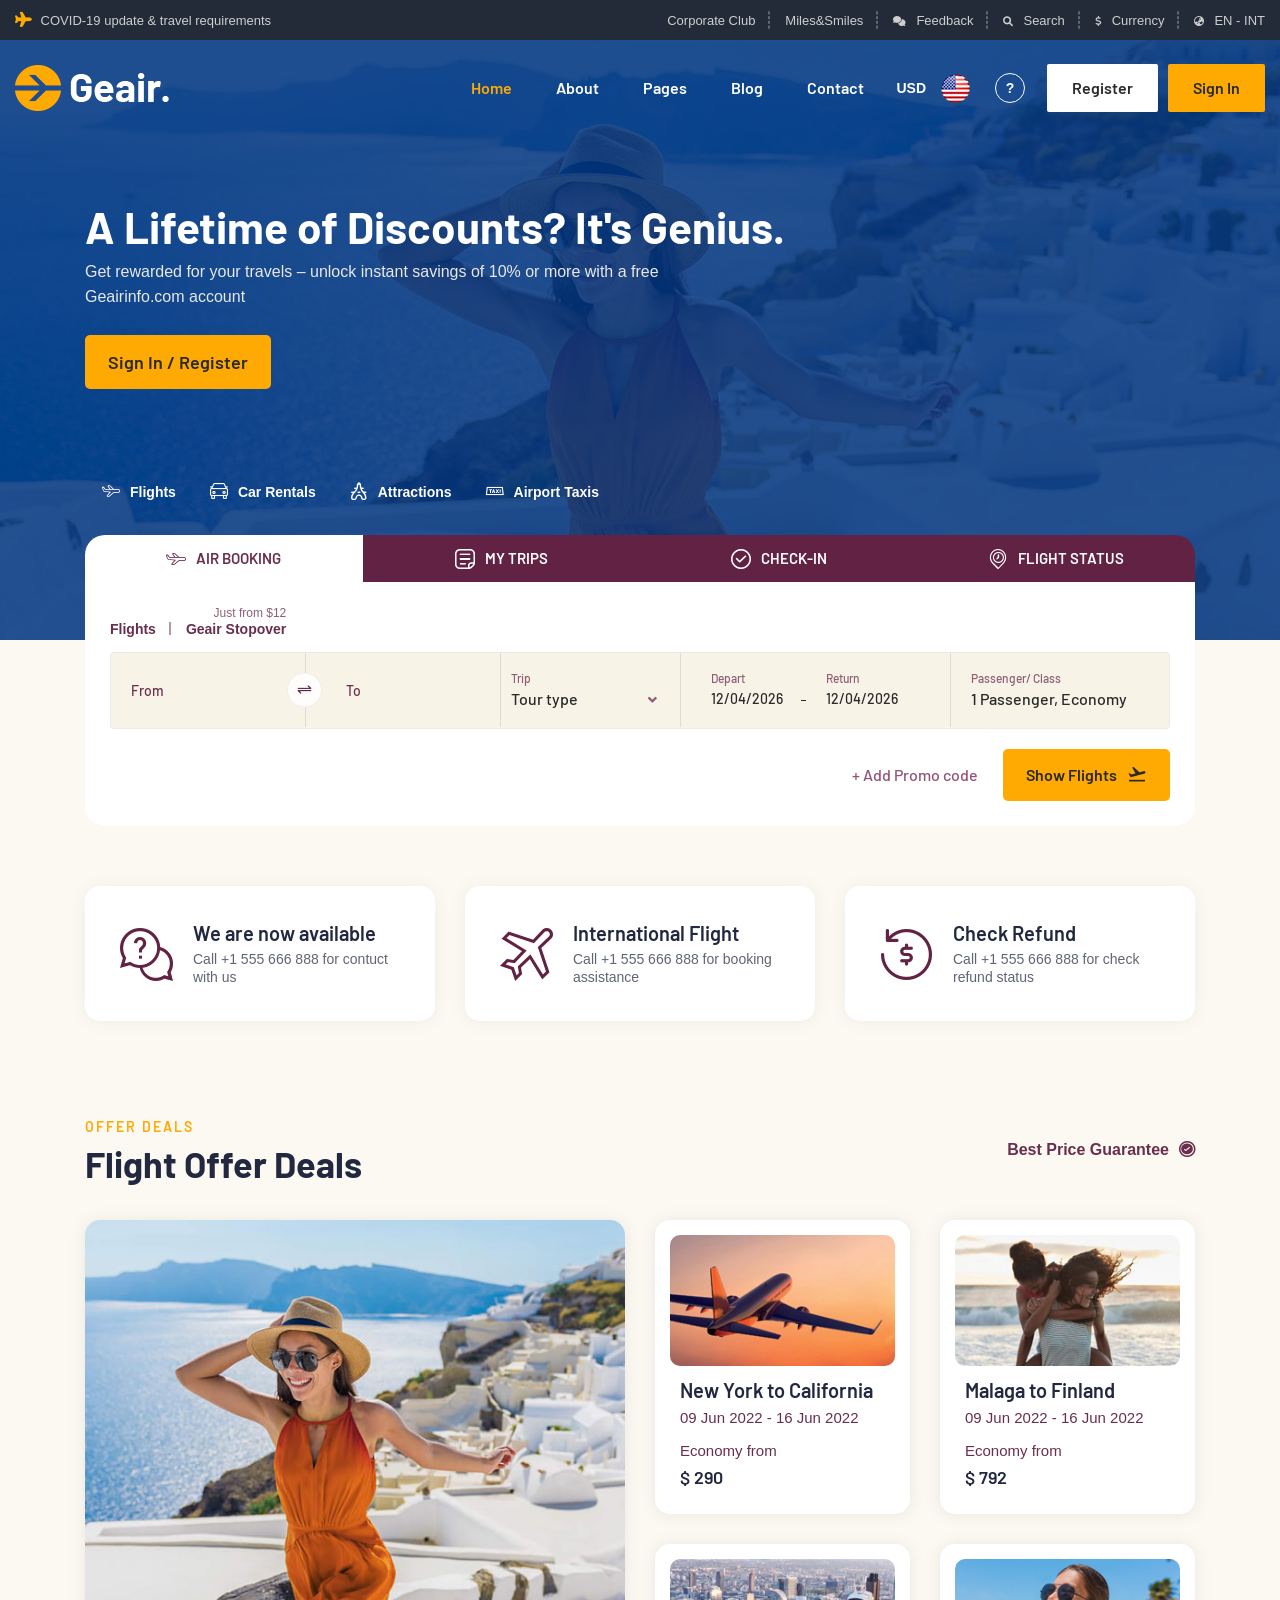
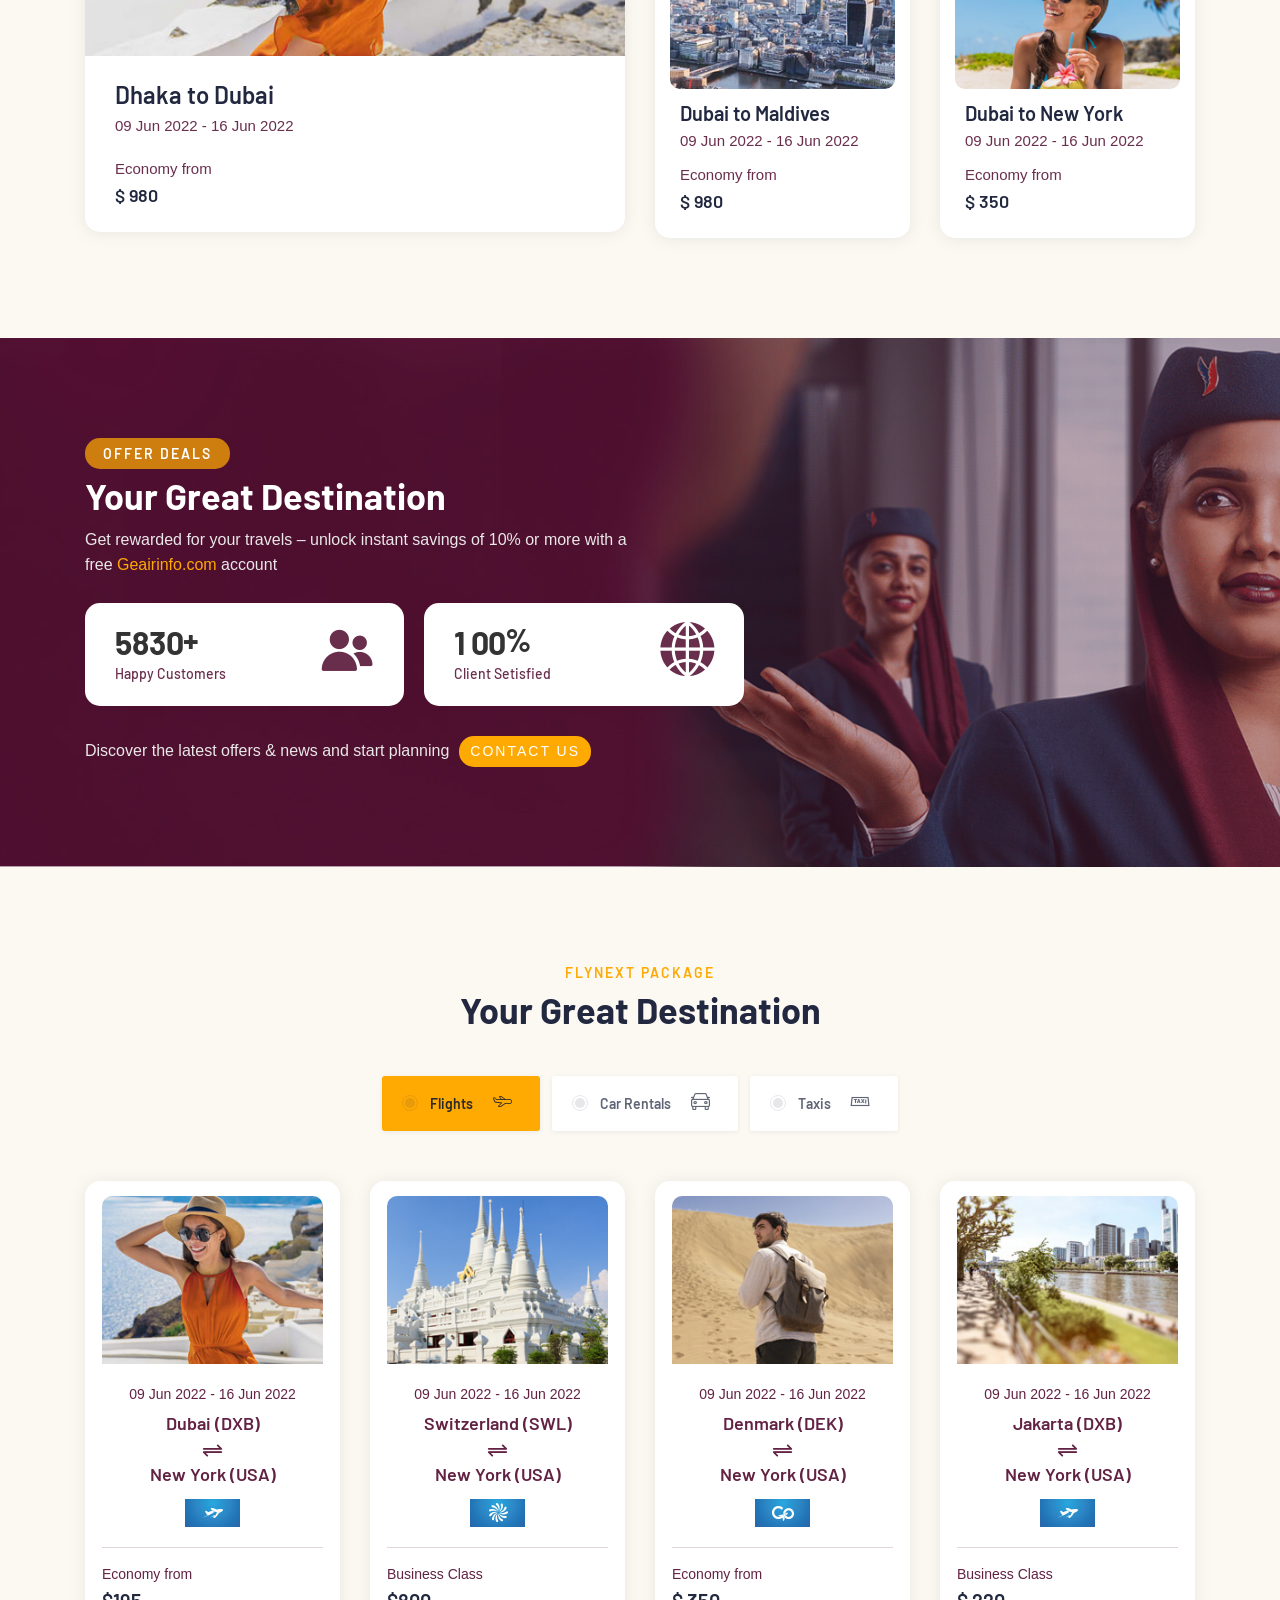
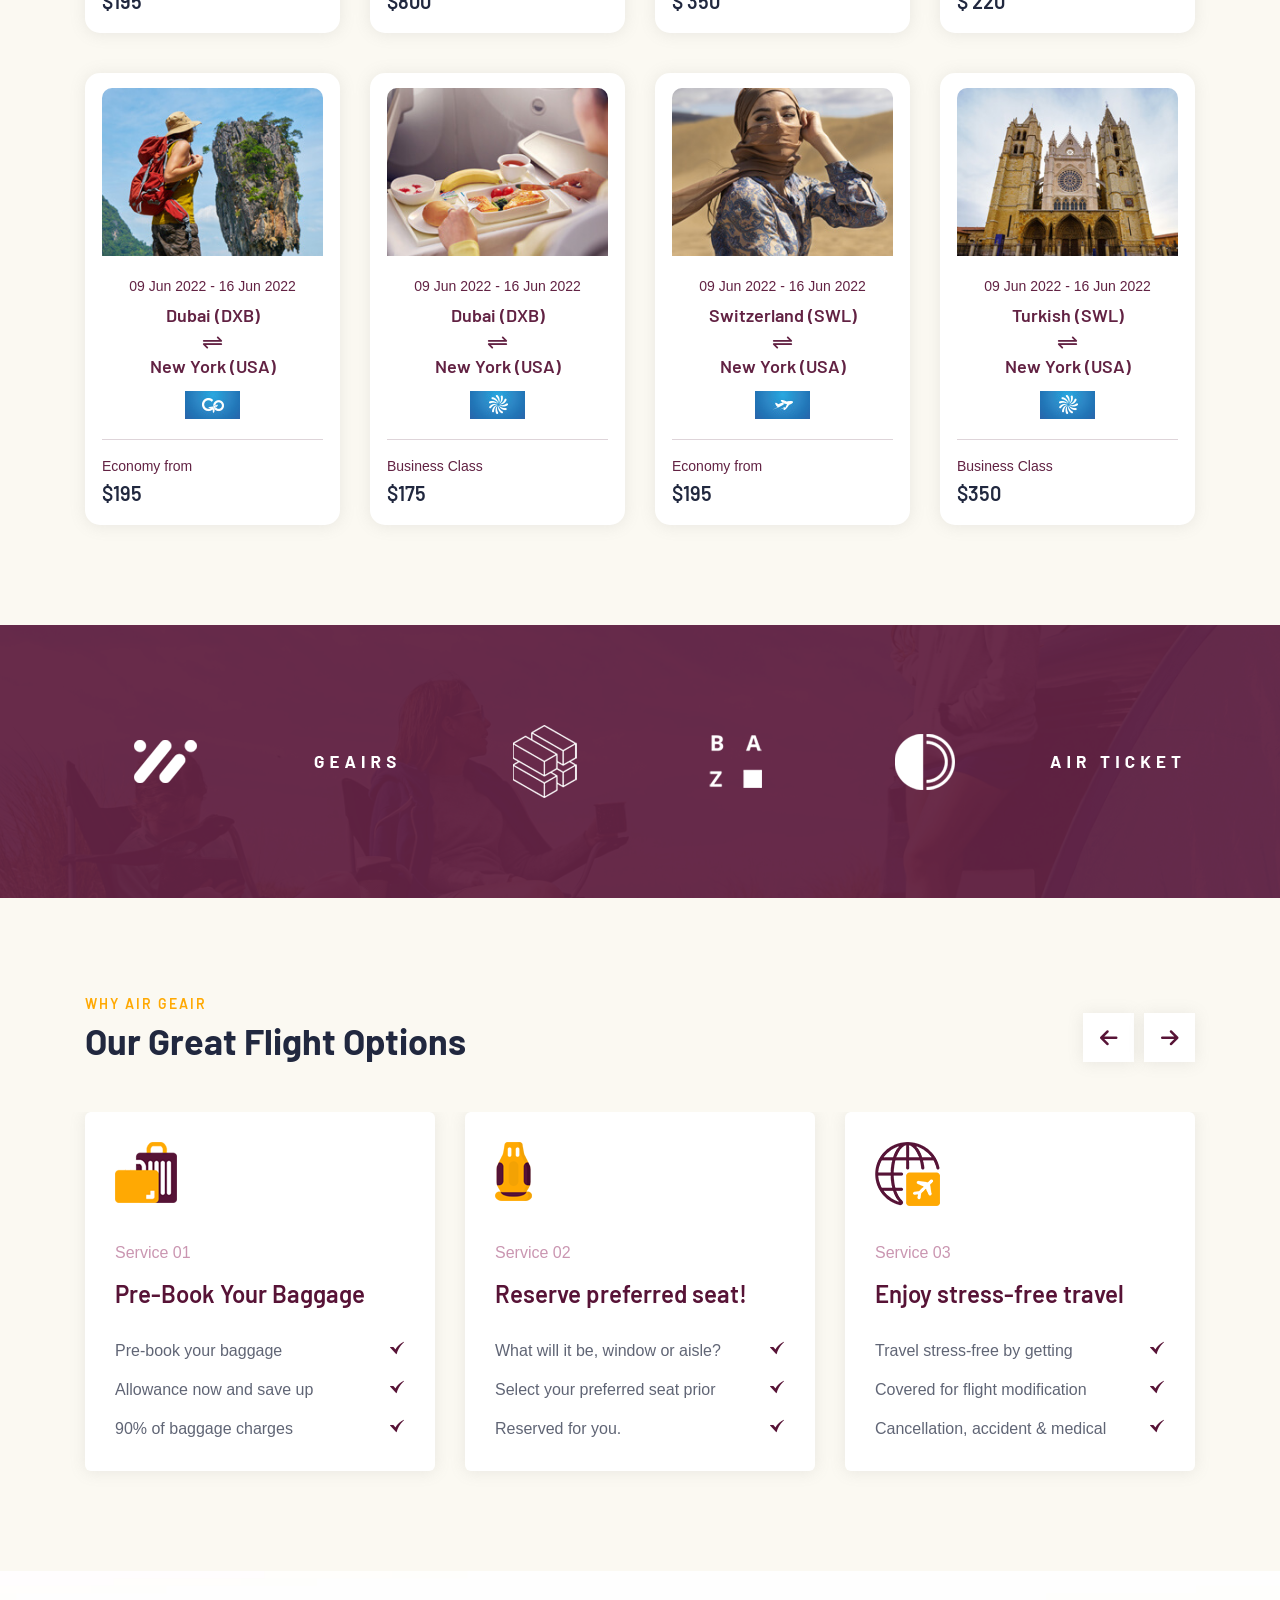
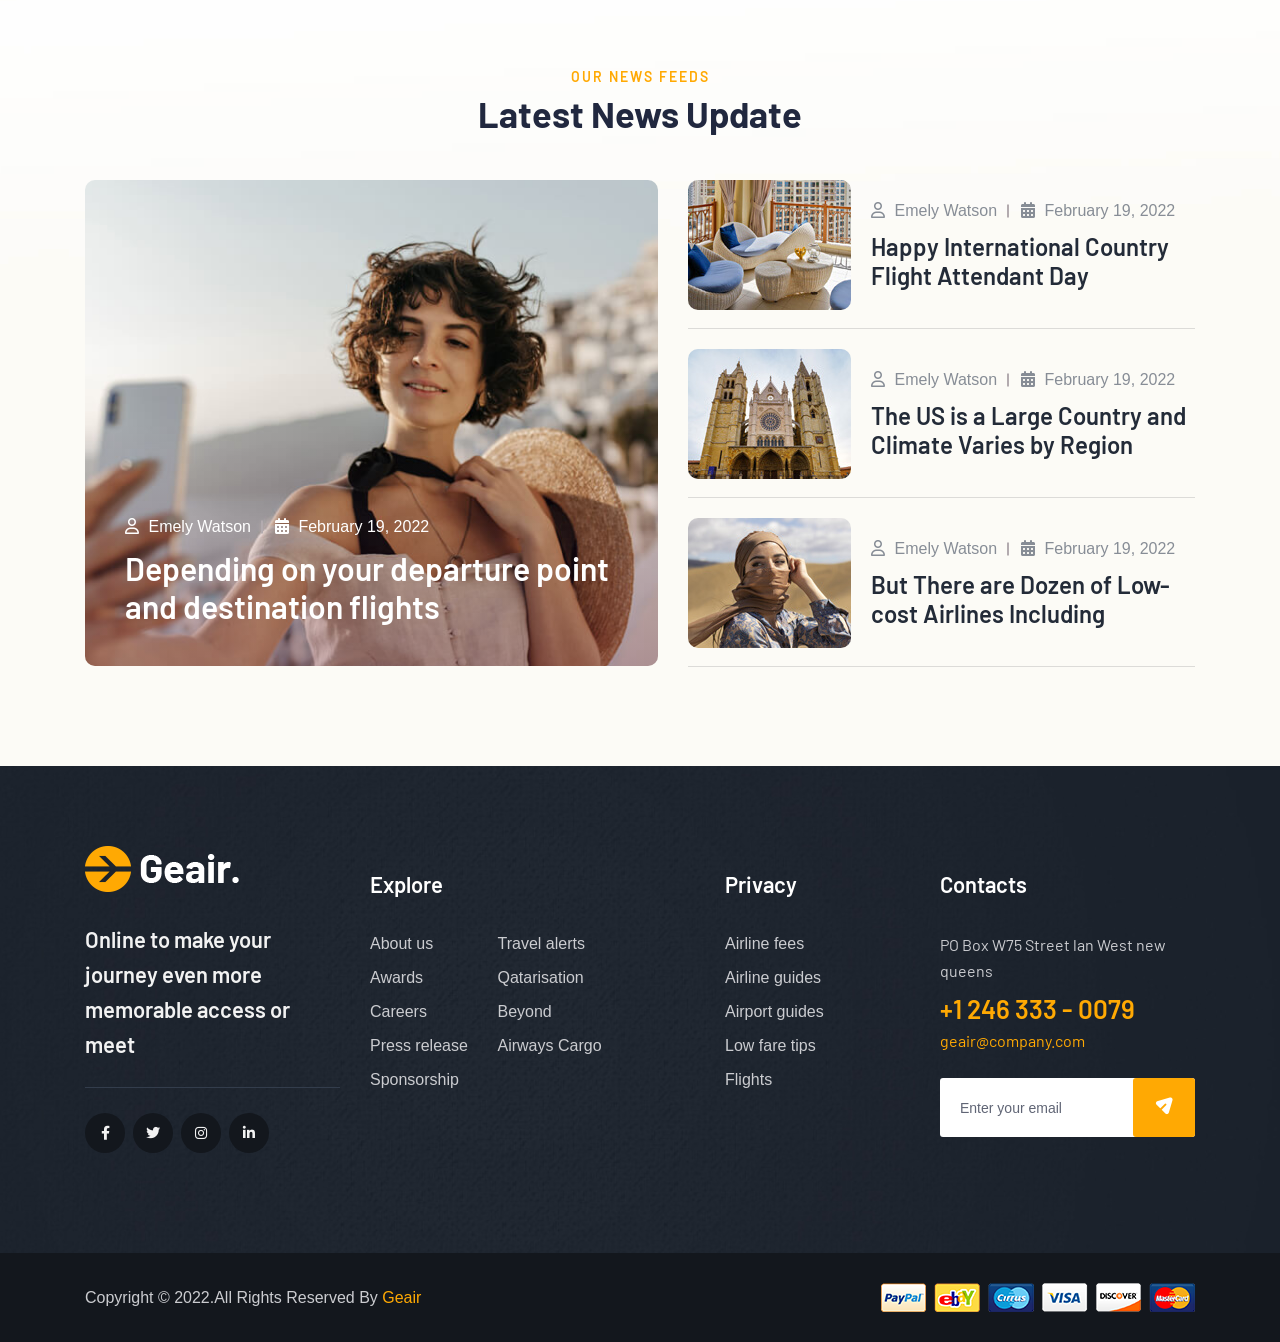
<file: FlightBooking/wwwroot/geair/index.html>
<!doctype html>
<html class="no-js" lang="en">
    <head>
        <meta charset="utf-8">
        <meta http-equiv="x-ua-compatible" content="ie=edge">
        <title>Geair - Air Ticket Booking System HTML Template</title>
        <meta name="description" content="">
        <meta name="viewport" content="width=device-width, initial-scale=1">

		<link rel="shortcut icon" type="image/x-icon" href="assets/img/favicon.png">
        <!-- Place favicon.ico in the root directory -->

        <!-- CSS here -->
        <link rel="stylesheet" href="assets/css/bootstrap.min.css">
        <link rel="stylesheet" href="assets/css/animate.min.css">
        <link rel="stylesheet" href="assets/css/magnific-popup.css">
        <link rel="stylesheet" href="assets/css/fontawesome-all.min.css">
        <link rel="stylesheet" href="assets/css/bootstrap-datepicker.min.css">
        <link rel="stylesheet" href="assets/css/odometer.css">
        <link rel="stylesheet" href="assets/css/flaticon.css">
        <link rel="stylesheet" href="assets/css/jquery-ui.css">
        <link rel="stylesheet" href="assets/css/slick.css">
        <link rel="stylesheet" href="assets/css/default.css">
        <link rel="stylesheet" href="assets/css/style.css">
        <link rel="stylesheet" href="assets/css/responsive.css">
    </head>
    <body>

        <!-- preloader -->
        <div id="preloader">
            <div id="loading-center">
                <div class="loader">
                    <div class="loader-outter"></div>
                    <div class="loader-inner"></div>
                </div>
            </div>
        </div>
        <!-- preloader-end -->

		<!-- Scroll-top -->
        <button class="scroll-top scroll-to-target" data-target="html">
            <i class="fas fa-angle-up"></i>
        </button>
        <!-- Scroll-top-end-->

        <!-- header-area -->
        <header>
            <div class="header-top">
                <div class="container custom-container">
                    <div class="row">
                        <div class="col-xl-4">
                            <div class="header-top-left">
                                <a href="#"><i class="fa-solid fa-plane"></i> COVID-19 update & travel requirements</a>
                            </div>
                        </div>
                        <div class="col-xl-8">
                            <div class="header-top-right">
                                <ul>
                                    <li><a href="contact.html">Corporate Club</a></li>
                                    <li><a href="contact.html">Miles&Smiles</a></li>
                                    <li><a href="about.html"><i class="fa-solid fa-comments"></i>Feedback</a></li>
                                    <li><a href="#"><i class="fa-solid fa-magnifying-glass"></i>Search</a></li>
                                    <li><a href="contact.html"><i class="fa-solid fa-dollar-sign"></i>Currency</a></li>
                                    <li><a href="booking-list.html"><i class="fa-solid fa-earth-asia"></i>EN - INT</a></li>
                                </ul>
                            </div>
                        </div>
                    </div>
                </div>
            </div>
            <div id="sticky-header" class="menu-area transparent-header">
                <div class="container custom-container">
                    <div class="row">
                        <div class="col-12">
                            <div class="mobile-nav-toggler"><i class="fas fa-bars"></i></div>
                            <div class="menu-wrap">
                                <nav class="menu-nav">
                                    <div class="logo"><a href="index.html"><img src="assets/img/logo/logo.png" alt=""></a></div>
                                    <div class="navbar-wrap main-menu d-none d-lg-flex">
                                        <ul class="navigation">
                                            <li class="active"><a href="index.html">Home</a></li>
                                            <li><a href="about.html">About</a></li>
                                            <li class="menu-item-has-children"><a href="#">Pages</a>
                                                <ul class="submenu">
                                                    <li><a href="booking-list.html">Booking List</a></li>
                                                    <li><a href="booking-details.html">Booking Details</a></li>
                                                </ul>
                                            </li>
                                            <li class="menu-item-has-children"><a href="#">Blog</a>
                                                <ul class="submenu">
                                                    <li><a href="blog.html">Our Blog</a></li>
                                                    <li><a href="blog-details.html">Blog Details</a></li>
                                                </ul>
                                            </li>
                                            <li><a href="contact.html">Contact</a></li>
                                        </ul>
                                    </div>
                                    <div class="header-action d-none d-md-block">
                                        <ul>
                                            <li class="country"><a href="#">usd <img src="assets/img/icon/united-states.png" alt=""></a></li>
                                            <li class="question"><a href="contact.html">?</a></li>
                                            <li class="header-btn"><a href="contact.html" class="btn">Register</a></li>
                                            <li class="header-btn sign-in"><a href="contact.html" class="btn">Sign In</a></li>
                                        </ul>
                                    </div>
                                </nav>
                            </div>
                            <!-- Mobile Menu  -->
                            <div class="mobile-menu">
                                <nav class="menu-box">
                                    <div class="close-btn"><i class="fa-solid fa-xmark"></i></div>
                                    <div class="nav-logo"><a href="index.html"><img src="assets/img/logo/logo_02.png" alt="" title=""></a>
                                    </div>
                                    <div class="menu-outer">
                                        <!--Here Menu Will Come Automatically Via Javascript / Same Menu as in Header-->
                                    </div>
                                    <div class="social-links">
                                        <ul class="clearfix">
                                            <li><a href="#"><span class="fab fa-twitter"></span></a></li>
                                            <li><a href="#"><span class="fab fa-facebook-f"></span></a></li>
                                            <li><a href="#"><span class="fab fa-pinterest-p"></span></a></li>
                                            <li><a href="#"><span class="fab fa-instagram"></span></a></li>
                                            <li><a href="#"><span class="fab fa-youtube"></span></a></li>
                                        </ul>
                                    </div>
                                </nav>
                            </div>
                            <div class="menu-backdrop"></div>
                            <!-- End Mobile Menu -->
                        </div>
                    </div>
                </div>
            </div>
        </header>
        <!-- header-area-end -->


        <!-- main-area -->
        <main>

            <!-- slider-area -->
            <section class="slider-area">
                <div class="slider-active">
                    <div class="single-slider slider-bg" data-background="assets/img/slider/slider_bg01.jpg">
                        <div class="container">
                            <div class="row">
                                <div class="col-xl-8 col-lg-10">
                                    <div class="slider-content">
                                        <h2 class="title" data-animation="fadeInUp" data-delay=".2s">A Lifetime of Discounts? It's Genius.</h2>
                                        <p data-animation="fadeInUp" data-delay=".4s">Get rewarded for your travels – unlock instant savings of 10% or more with a free Geairinfo.com account</p>
                                        <a href="contact.html" class="btn" data-animation="fadeInUp" data-delay=".6s">Sign in / Register</a>
                                    </div>
                                </div>
                            </div>
                        </div>
                    </div>
                    <div class="single-slider slider-bg" data-background="assets/img/slider/slider_bg02.jpg">
                        <div class="container">
                            <div class="row">
                                <div class="col-xl-8 col-lg-10">
                                    <div class="slider-content">
                                        <h2 class="title" data-animation="fadeInUp" data-delay=".2s">A Lifetime of Discounts? It's Genius.</h2>
                                        <p data-animation="fadeInUp" data-delay=".4s">Get rewarded for your travels – unlock instant savings of 10% or more with a free Geairinfo.com account</p>
                                        <a href="contact.html" class="btn" data-animation="fadeInUp" data-delay=".6s">Sign in / Register</a>
                                    </div>
                                </div>
                            </div>
                        </div>
                    </div>
                    <div class="single-slider slider-bg" data-background="assets/img/slider/slider_bg03.jpg">
                        <div class="container">
                            <div class="row">
                                <div class="col-xl-8 col-lg-10">
                                    <div class="slider-content">
                                        <h2 class="title" data-animation="fadeInUp" data-delay=".2s">A Lifetime of Discounts? It's Genius.</h2>
                                        <p data-animation="fadeInUp" data-delay=".4s">Get rewarded for your travels – unlock instant savings of 10% or more with a free Geairinfo.com account</p>
                                        <a href="contact.html" class="btn" data-animation="fadeInUp" data-delay=".6s">Sign in / Register</a>
                                    </div>
                                </div>
                            </div>
                        </div>
                    </div>
                </div>
            </section>
            <!-- slider-area-end -->

            <!-- booking-area -->
            <div class="booking-area">
                <div class="container">
                    <div class="row">
                        <div class="col-lg-12">
                            <div class="booking-tag">
                                <ul>
                                    <li><a href="booking-list.html"><i class="flaticon-flight"></i>Flights</a></li>
                                    <li><a href="booking-list.html"><i class="flaticon-car-1"></i>Car Rentals</a></li>
                                    <li><a href="booking-list.html"><i class="flaticon-eiffel-tower"></i>Attractions</a></li>
                                    <li><a href="booking-list.html"><i class="flaticon-taxi"></i>Airport Taxis</a></li>
                                </ul>
                            </div>
                            <div class="booking-wrap">
                                <ul class="nav nav-tabs" id="myTab" role="tablist">
                                    <li class="nav-item" role="presentation">
                                        <button class="nav-link active" id="bOOKing-tab" data-bs-toggle="tab" data-bs-target="#bOOKing-tab-pane" type="button"
                                            role="tab" aria-controls="bOOKing-tab-pane" aria-selected="true"><i class="flaticon-flight"></i>air BOOKing</button>
                                    </li>
                                    <li class="nav-item" role="presentation">
                                        <button class="nav-link" id="trips-tab" data-bs-toggle="tab" data-bs-target="#trips-tab-pane" type="button"
                                            role="tab" aria-controls="trips-tab-pane" aria-selected="false"><i class="flaticon-file"></i> my trips</button>
                                    </li>
                                    <li class="nav-item" role="presentation">
                                        <button class="nav-link" id="check-tab" data-bs-toggle="tab" data-bs-target="#check-tab-pane" type="button"
                                            role="tab" aria-controls="check-tab-pane" aria-selected="false"><i class="flaticon-tick"></i> check-in</button>
                                    </li>
                                    <li class="nav-item" role="presentation">
                                        <button class="nav-link" id="flight-tab" data-bs-toggle="tab" data-bs-target="#flight-tab-pane" type="button"
                                            role="tab" aria-controls="flight-tab-pane" aria-selected="false"><i class="flaticon-clock"></i> Flight status</button>
                                    </li>
                                </ul>
                                <div class="tab-content" id="myTabContent">
                                    <div class="tab-pane fade show active" id="bOOKing-tab-pane" role="tabpanel" aria-labelledby="bOOKing-tab" tabindex="0">
                                        <div class="row">
                                            <div class="col-lg-12">
                                                <div class="tab-content-wrap">
                                                    <div class="content-top">
                                                        <ul>
                                                            <li>Flights</li>
                                                            <li><span>Just from $12</span>Geair Stopover</li>
                                                        </ul>
                                                    </div>
                                                    <form action="#" class="booking-form">
                                                        <ul>
                                                            <li>
                                                                <div class="form-grp">
                                                                    <input type="text" placeholder="From">
                                                                </div>
                                                            </li>
                                                            <li>
                                                                <div class="form-grp">
                                                                    <input type="text" placeholder="To">
                                                                    <button class="exchange-icon"><i class="flaticon-exchange-1"></i></button>
                                                                </div>
                                                            </li>
                                                            <li>
                                                                <div class="form-grp select">
                                                                    <label for="shortBy">Trip</label>
                                                                    <select id="shortBy" name="select" class="form-select" aria-label="Default select example">
                                                                        <option value="">Tour type</option>
                                                                        <option>Adventure Travel</option>
                                                                        <option>Family Tours</option>
                                                                        <option>Newest Item</option>
                                                                        <option>Nature & wildlife</option>
                                                                    </select>
                                                                </div>
                                                            </li>
                                                            <li>
                                                                <div class="form-grp date">
                                                                    <ul>
                                                                        <li>
                                                                            <label for="shortBy">Depart</label>
                                                                            <input type="text" class="date" placeholder="Select Date">
                                                                        </li>
                                                                        <li>
                                                                            <label for="shortBy">Return</label>
                                                                            <input type="text" class="date" placeholder="Select Date">
                                                                        </li>
                                                                    </ul>
                                                                </div>
                                                            </li>
                                                            <li>
                                                                <div class="form-grp economy">
                                                                    <label for="text">Passenger/ Class</label>
                                                                    <input type="text" id="text" placeholder="1 Passenger, Economy">
                                                                </div>
                                                            </li>
                                                        </ul>
                                                    </form>
                                                    <div class="content-bottom">
                                                        <a href="booking-details.html" class="promo-code">+ Add Promo code</a>
                                                        <a href="booking-details.html" class="btn">Show Flights <i class="flaticon-flight-1"></i></a>
                                                    </div>
                                                </div>
                                            </div>
                                        </div>
                                    </div>
                                    <div class="tab-pane fade" id="trips-tab-pane" role="tabpanel" aria-labelledby="trips-tab" tabindex="0">
                                        <div class="row">
                                            <div class="col-lg-12">
                                                <div class="tab-content-wrap">
                                                    <div class="content-top">
                                                        <ul>
                                                            <li>Flights</li>
                                                            <li><span>Just from $12</span>Geair Stopover</li>
                                                        </ul>
                                                    </div>
                                                    <form action="#" class="booking-form">
                                                        <ul>
                                                            <li>
                                                                <div class="form-grp">
                                                                    <input type="text" placeholder="From">
                                                                </div>
                                                            </li>
                                                            <li>
                                                                <div class="form-grp">
                                                                    <input type="text" placeholder="To">
                                                                    <button class="exchange-icon"><i class="flaticon-exchange-1"></i></button>
                                                                </div>
                                                            </li>
                                                            <li>
                                                                <div class="form-grp select">
                                                                    <label for="shortByTwo">Trip</label>
                                                                    <select id="shortByTwo" name="select" class="form-select" aria-label="Default select example">
                                                                        <option value="">Tour type</option>
                                                                        <option>Adventure Travel</option>
                                                                        <option>Family Tours</option>
                                                                        <option>Newest Item</option>
                                                                        <option>Nature & wildlife</option>
                                                                    </select>
                                                                </div>
                                                            </li>
                                                            <li>
                                                                <div class="form-grp date">
                                                                    <ul>
                                                                        <li>
                                                                            <label for="shortBy">Depart</label>
                                                                            <input type="text" class="date" placeholder="Select Date">
                                                                        </li>
                                                                        <li>
                                                                            <label for="shortBy">Return</label>
                                                                            <input type="text" class="date" placeholder="Select Date">
                                                                        </li>
                                                                    </ul>
                                                                </div>
                                                            </li>
                                                            <li>
                                                                <div class="form-grp economy">
                                                                    <label for="textTwo">Passenger/ Class</label>
                                                                    <input type="text" id="textTwo" placeholder="1 Passenger, Economy">
                                                                </div>
                                                            </li>
                                                        </ul>
                                                    </form>
                                                    <div class="content-bottom">
                                                        <a href="booking-details.html" class="promo-code">+ Add Promo code</a>
                                                        <a href="booking-details.html" class="btn">Show Flights <i class="flaticon-flight-1"></i></a>
                                                    </div>
                                                </div>
                                            </div>
                                        </div>
                                    </div>
                                    <div class="tab-pane fade" id="check-tab-pane" role="tabpanel" aria-labelledby="check-tab" tabindex="0">
                                        <div class="row">
                                            <div class="col-lg-12">
                                                <div class="tab-content-wrap">
                                                    <div class="content-top">
                                                        <ul>
                                                            <li>Flights</li>
                                                            <li><span>Just from $12</span>Geair Stopover</li>
                                                        </ul>
                                                    </div>
                                                    <form action="#" class="booking-form">
                                                        <ul>
                                                            <li>
                                                                <div class="form-grp">
                                                                    <input type="text" placeholder="From">
                                                                </div>
                                                            </li>
                                                            <li>
                                                                <div class="form-grp">
                                                                    <input type="text" placeholder="To">
                                                                    <button class="exchange-icon"><i class="flaticon-exchange-1"></i></button>
                                                                </div>
                                                            </li>
                                                            <li>
                                                                <div class="form-grp select">
                                                                    <label for="shortByThree">Trip</label>
                                                                    <select id="shortByThree" name="select" class="form-select" aria-label="Default select example">
                                                                        <option value="">Tour type</option>
                                                                        <option>Adventure Travel</option>
                                                                        <option>Family Tours</option>
                                                                        <option>Newest Item</option>
                                                                        <option>Nature & wildlife</option>
                                                                    </select>
                                                                </div>
                                                            </li>
                                                            <li>
                                                                <div class="form-grp date">
                                                                    <ul>
                                                                        <li>
                                                                            <label for="shortBy">Depart</label>
                                                                            <input type="text" class="date" placeholder="Select Date">
                                                                        </li>
                                                                        <li>
                                                                            <label for="shortBy">Return</label>
                                                                            <input type="text" class="date" placeholder="Select Date">
                                                                        </li>
                                                                    </ul>
                                                                </div>
                                                            </li>
                                                            <li>
                                                                <div class="form-grp economy">
                                                                    <label for="textThree">Passenger/ Class</label>
                                                                    <input type="text" id="textThree" placeholder="1 Passenger, Economy">
                                                                </div>
                                                            </li>
                                                        </ul>
                                                    </form>
                                                    <div class="content-bottom">
                                                        <a href="booking-details.html" class="promo-code">+ Add Promo code</a>
                                                        <a href="booking-details.html" class="btn">Show Flights <i class="flaticon-flight-1"></i></a>
                                                    </div>
                                                </div>
                                            </div>
                                        </div>
                                    </div>
                                    <div class="tab-pane fade" id="flight-tab-pane" role="tabpanel" aria-labelledby="flight-tab" tabindex="0">
                                        <div class="row">
                                            <div class="col-lg-12">
                                                <div class="tab-content-wrap">
                                                    <div class="content-top">
                                                        <ul>
                                                            <li>Flights</li>
                                                            <li><span>Just from $12</span>Geair Stopover</li>
                                                        </ul>
                                                    </div>
                                                    <form action="#" class="booking-form">
                                                        <ul>
                                                            <li>
                                                                <div class="form-grp">
                                                                    <input type="text" placeholder="From">
                                                                </div>
                                                            </li>
                                                            <li>
                                                                <div class="form-grp">
                                                                    <input type="text" placeholder="To">
                                                                    <button class="exchange-icon"><i class="flaticon-exchange-1"></i></button>
                                                                </div>
                                                            </li>
                                                            <li>
                                                                <div class="form-grp select">
                                                                    <label for="shortByFour">Trip</label>
                                                                    <select id="shortByFour" name="select" class="form-select" aria-label="Default select example">
                                                                        <option value="">Tour type</option>
                                                                        <option>Adventure Travel</option>
                                                                        <option>Family Tours</option>
                                                                        <option>Newest Item</option>
                                                                        <option>Nature & wildlife</option>
                                                                    </select>
                                                                </div>
                                                            </li>
                                                            <li>
                                                                <div class="form-grp date">
                                                                    <ul>
                                                                        <li>
                                                                            <label for="shortBy">Depart</label>
                                                                            <input type="text" class="date" placeholder="Select Date">
                                                                        </li>
                                                                        <li>
                                                                            <label for="shortBy">Return</label>
                                                                            <input type="text" class="date" placeholder="Select Date">
                                                                        </li>
                                                                    </ul>
                                                                </div>
                                                            </li>
                                                            <li>
                                                                <div class="form-grp economy">
                                                                    <label for="textFour">Passenger/ Class</label>
                                                                    <input type="text" id="textFour" placeholder="1 Passenger, Economy">
                                                                </div>
                                                            </li>
                                                        </ul>
                                                    </form>
                                                    <div class="content-bottom">
                                                        <a href="booking-details.html" class="promo-code">+ Add Promo code</a>
                                                        <a href="booking-details.html" class="btn">Show Flights <i class="flaticon-flight-1"></i></a>
                                                    </div>
                                                </div>
                                            </div>
                                        </div>
                                    </div>
                                </div>
                            </div>
                        </div>
                    </div>
                </div>
            </div>
            <!-- booking-area-end -->

            <!-- features-area -->
            <section class="features-area">
                <div class="container">
                    <div class="row justify-content-center">
                        <div class="col-xl-4 col-lg-6 col-sm-10">
                            <div class="features-item">
                                <div class="features-icon">
                                    <i class="flaticon-help"></i>
                                </div>
                                <div class="features-content">
                                    <h6 class="title">We are now available</h6>
                                    <p>Call +1 555 666 888 for contuct with us</p>
                                </div>
                            </div>
                        </div>
                        <div class="col-xl-4 col-lg-6 col-sm-10">
                            <div class="features-item">
                                <div class="features-icon">
                                    <i class="flaticon-plane"></i>
                                </div>
                                <div class="features-content">
                                    <h6 class="title">International Flight</h6>
                                    <p>Call +1 555 666 888 for booking assistance</p>
                                </div>
                            </div>
                        </div>
                        <div class="col-xl-4 col-lg-6 col-sm-10">
                            <div class="features-item">
                                <div class="features-icon">
                                    <i class="flaticon-money-back-guarantee"></i>
                                </div>
                                <div class="features-content">
                                    <h6 class="title">Check Refund</h6>
                                    <p>Call +1 555 666 888 for check refund status</p>
                                </div>
                            </div>
                        </div>
                    </div>
                </div>
            </section>
            <!-- features-area-end -->

            <!-- flight-offer-area -->
            <section class="flight-offer-area">
                <div class="container">
                    <div class="row align-items-center mb-35">
                        <div class="col-md-8">
                            <div class="section-title">
                                <span class="sub-title">Offer Deals</span>
                                <h2 class="title">Flight Offer Deals</h2>
                            </div>
                        </div>
                        <div class="col-md-4">
                            <div class="best-price text-end">
                                <a href="booking-list.html">Best Price Guarantee <i class="flaticon-check"></i></a>
                            </div>
                        </div>
                    </div>
                    <div class="row justify-content-center">
                        <div class="col-lg-6 col-md-10">
                            <div class="flight-offer-item">
                                <div class="flight-offer-thumb">
                                    <img src="assets/img/images/offer_img01.jpg" alt="">
                                </div>
                                <div class="flight-offer-content">
                                    <h2 class="title">Dhaka to Dubai</h2>
                                    <span>09 Jun 2022 - 16 Jun 2022</span>
                                    <p>Economy from</p>
                                    <h4 class="price">$ 980</h4>
                                </div>
                                <div class="overlay-content">
                                    <h2 class="title">Dhaka to Dubai</h2>
                                    <span>09 Jun 2022 - 16 Jun 2022</span>
                                    <p>Economy from</p>
                                    <h4 class="price">$ 980</h4>
                                    <div class="content-bottom">
                                        <a href="booking-details.html" class="btn">Booking Now</a>
                                        <a href="booking-list.html" class="discover">Discover</a>
                                    </div>
                                </div>
                            </div>
                        </div>
                        <div class="col-lg-6 col-md-10">
                            <div class="row">
                                <div class="col-sm-6">
                                    <div class="flight-offer-item offer-item-two">
                                        <div class="flight-offer-thumb">
                                            <img src="assets/img/images/offer_img02.jpg" alt="">
                                        </div>
                                        <div class="flight-offer-content">
                                            <h2 class="title">New York to California</h2>
                                            <span>09 Jun 2022 - 16 Jun 2022</span>
                                            <p>Economy from</p>
                                            <h4 class="price">$ 290</h4>
                                        </div>
                                        <div class="overlay-content">
                                            <h2 class="title">New York to California</h2>
                                            <span>09 Jun 2022 - 16 Jun 2022</span>
                                            <p>Economy from</p>
                                            <h4 class="price">$ 290</h4>
                                            <div class="content-bottom">
                                                <a href="booking-details.html" class="btn">Booking Now</a>
                                                <a href="booking-list.html" class="discover">Discover</a>
                                            </div>
                                        </div>
                                    </div>
                                </div>
                                <div class="col-sm-6">
                                    <div class="flight-offer-item offer-item-two">
                                        <div class="flight-offer-thumb">
                                            <img src="assets/img/images/offer_img03.jpg" alt="">
                                        </div>
                                        <div class="flight-offer-content">
                                            <h2 class="title">Malaga to Finland</h2>
                                            <span>09 Jun 2022 - 16 Jun 2022</span>
                                            <p>Economy from</p>
                                            <h4 class="price">$ 792</h4>
                                        </div>
                                        <div class="overlay-content">
                                            <h2 class="title">Malaga to Finland</h2>
                                            <span>09 Jun 2022 - 16 Jun 2022</span>
                                            <p>Economy from</p>
                                            <h4 class="price">$ 792</h4>
                                            <div class="content-bottom">
                                                <a href="booking-details.html" class="btn">Booking Now</a>
                                                <a href="booking-list.html" class="discover">Discover</a>
                                            </div>
                                        </div>
                                    </div>
                                </div>
                                <div class="col-sm-6">
                                    <div class="flight-offer-item offer-item-two">
                                        <div class="flight-offer-thumb">
                                            <img src="assets/img/images/offer_img04.jpg" alt="">
                                        </div>
                                        <div class="flight-offer-content">
                                            <h2 class="title">Dubai to Maldives</h2>
                                            <span>09 Jun 2022 - 16 Jun 2022</span>
                                            <p>Economy from</p>
                                            <h4 class="price">$ 980</h4>
                                        </div>
                                        <div class="overlay-content">
                                            <h2 class="title">Dubai to Maldives</h2>
                                            <span>09 Jun 2022 - 16 Jun 2022</span>
                                            <p>Economy from</p>
                                            <h4 class="price">$ 980</h4>
                                            <div class="content-bottom">
                                                <a href="booking-details.html" class="btn">Booking Now</a>
                                                <a href="booking-list.html" class="discover">Discover</a>
                                            </div>
                                        </div>
                                    </div>
                                </div>
                                <div class="col-sm-6">
                                    <div class="flight-offer-item offer-item-two">
                                        <div class="flight-offer-thumb">
                                            <img src="assets/img/images/offer_img05.jpg" alt="">
                                        </div>
                                        <div class="flight-offer-content">
                                            <h2 class="title">Dubai to New York</h2>
                                            <span>09 Jun 2022 - 16 Jun 2022</span>
                                            <p>Economy from</p>
                                            <h4 class="price">$ 350</h4>
                                        </div>
                                        <div class="overlay-content">
                                            <h2 class="title">Dubai to New York</h2>
                                            <span>09 Jun 2022 - 16 Jun 2022</span>
                                            <p>Economy from</p>
                                            <h4 class="price">$ 350</h4>
                                            <div class="content-bottom">
                                                <a href="booking-details.html" class="btn">Booking Now</a>
                                                <a href="booking-list.html" class="discover">Discover</a>
                                            </div>
                                        </div>
                                    </div>
                                </div>
                            </div>
                        </div>
                    </div>
                </div>
            </section>
            <!-- flight-offer-area-end -->

            <!-- destination-area -->
            <section class="destination-area destination-bg">
                <div class="container">
                    <div class="row">
                        <div class="col-lg-8">
                            <div class="section-title">
                                <span class="sub-title">Offer Deals</span>
                                <h2 class="title">Your Great Destination</h2>
                            </div>
                            <div class="destination-content">
                                <p>Get rewarded for your travels – unlock instant savings of 10% or more with a free <span>Geairinfo.com</span> account</p>
                                <ul>
                                    <li>
                                        <div class="counter-item">
                                            <div class="counter-content">
                                                <h2 class="count"><span class="odometer" data-count="5830"></span>+</h2>
                                                <p>Happy Customers</p>
                                            </div>
                                            <div class="counter-icon">
                                                <i class="flaticon-group"></i>
                                            </div>
                                        </div>
                                    </li>
                                    <li>
                                        <div class="counter-item">
                                            <div class="counter-content">
                                                <h2 class="count"><span class="odometer" data-count="100"></span>%</h2>
                                                <p>Client Setisfied</p>
                                            </div>
                                            <div class="counter-icon">
                                                <i class="flaticon-globe"></i>
                                            </div>
                                        </div>
                                    </li>
                                </ul>
                                <div class="content-bottom">
                                    <p>Discover the latest offers & news and start planning</p>
                                    <a href="contact.html">contact us</a>
                                </div>
                            </div>
                        </div>
                    </div>
                </div>
            </section>
            <!-- destination-area-end -->

            <!-- fly-next-area -->
            <section class="fly-next-area">
                <div class="container">
                    <div class="row justify-content-center">
                        <div class="col-lg-8">
                            <div class="section-title text-center">
                                <span class="sub-title">Flynext Package</span>
                                <h2 class="title">Your Great Destination</h2>
                            </div>
                        </div>
                    </div>
                    <div class="row justify-content-center">
                        <div class="col-lg-7">
                            <div class="fly-next-nav">
                                <button class="active" data-filter="*">Flights <i class="flaticon-flight"></i></button>
                                <button class="" data-filter=".cat-one">Car Rentals <i class="flaticon-car-1"></i></button>
                                <button class="" data-filter=".cat-two">Taxis <i class="flaticon-taxi"></i></button>
                            </div>
                        </div>
                    </div>
                    <div class="row fly-next-active justify-content-center">
                        <div class="col-xl-3 col-lg-4 col-md-6 col-sm-6 grid-item grid-sizer cat-two">
                            <div class="fly-next-item">
                                <div class="fly-next-thumb">
                                    <a href="booking-details.html"><img src="assets/img/images/fly_img01.jpg" alt=""></a>
                                </div>
                                <div class="fly-next-content">
                                    <span>09 Jun 2022 - 16 Jun 2022</span>
                                    <h4 class="title">Dubai (DXB)</h4>
                                    <a href="#" class="exchange-btn"><i class="flaticon-exchange-1"></i></a>
                                    <h4 class="title">New York (USA)</h4>
                                    <a href="booking-details.html" class="air-logo"><img src="assets/img/icon/fly_icon01.jpg" alt=""></a>
                                    <div class="content-bottom">
                                        <p>Economy from</p>
                                        <h4 class="price">$195</h4>
                                    </div>
                                </div>
                            </div>
                        </div>
                        <div class="col-xl-3 col-lg-4 col-md-6 col-sm-6 grid-item grid-sizer cat-one cat-two">
                            <div class="fly-next-item">
                                <div class="fly-next-thumb">
                                    <a href="booking-details.html"><img src="assets/img/images/fly_img02.jpg" alt=""></a>
                                </div>
                                <div class="fly-next-content">
                                    <span>09 Jun 2022 - 16 Jun 2022</span>
                                    <h4 class="title">Switzerland (SWL)</h4>
                                    <a href="#" class="exchange-btn"><i class="flaticon-exchange-1"></i></a>
                                    <h4 class="title">New York (USA)</h4>
                                    <a href="booking-details.html" class="air-logo"><img src="assets/img/icon/fly_icon02.jpg" alt=""></a>
                                    <div class="content-bottom">
                                        <p>Business Class</p>
                                        <h4 class="price">$800</h4>
                                    </div>
                                </div>
                            </div>
                        </div>
                        <div class="col-xl-3 col-lg-4 col-md-6 col-sm-6 grid-item grid-sizer cat-two">
                            <div class="fly-next-item">
                                <div class="fly-next-thumb">
                                    <a href="booking-details.html"><img src="assets/img/images/fly_img03.jpg" alt=""></a>
                                </div>
                                <div class="fly-next-content">
                                    <span>09 Jun 2022 - 16 Jun 2022</span>
                                    <h4 class="title">Denmark (DEK)</h4>
                                    <a href="#" class="exchange-btn"><i class="flaticon-exchange-1"></i></a>
                                    <h4 class="title">New York (USA)</h4>
                                    <a href="booking-details.html" class="air-logo"><img src="assets/img/icon/fly_icon03.jpg" alt=""></a>
                                    <div class="content-bottom">
                                        <p>Economy from</p>
                                        <h4 class="price">$ 350</h4>
                                    </div>
                                </div>
                            </div>
                        </div>
                        <div class="col-xl-3 col-lg-4 col-md-6 col-sm-6 grid-item grid-sizer cat-one">
                            <div class="fly-next-item">
                                <div class="fly-next-thumb">
                                    <a href="booking-details.html"><img src="assets/img/images/fly_img04.jpg" alt=""></a>
                                </div>
                                <div class="fly-next-content">
                                    <span>09 Jun 2022 - 16 Jun 2022</span>
                                    <h4 class="title">Jakarta (DXB)</h4>
                                    <a href="#" class="exchange-btn"><i class="flaticon-exchange-1"></i></a>
                                    <h4 class="title">New York (USA)</h4>
                                    <a href="booking-details.html" class="air-logo"><img src="assets/img/icon/fly_icon01.jpg" alt=""></a>
                                    <div class="content-bottom">
                                        <p>Business Class</p>
                                        <h4 class="price">$ 220</h4>
                                    </div>
                                </div>
                            </div>
                        </div>
                        <div class="col-xl-3 col-lg-4 col-md-6 col-sm-6 grid-item grid-sizer cat-two">
                            <div class="fly-next-item">
                                <div class="fly-next-thumb">
                                    <a href="booking-details.html"><img src="assets/img/images/fly_img05.jpg" alt=""></a>
                                </div>
                                <div class="fly-next-content">
                                    <span>09 Jun 2022 - 16 Jun 2022</span>
                                    <h4 class="title">Dubai (DXB)</h4>
                                    <a href="#" class="exchange-btn"><i class="flaticon-exchange-1"></i></a>
                                    <h4 class="title">New York (USA)</h4>
                                    <a href="booking-details.html" class="air-logo"><img src="assets/img/icon/fly_icon03.jpg" alt=""></a>
                                    <div class="content-bottom">
                                        <p>Economy from</p>
                                        <h4 class="price">$195</h4>
                                    </div>
                                </div>
                            </div>
                        </div>
                        <div class="col-xl-3 col-lg-4 col-md-6 col-sm-6 grid-item grid-sizer cat-one">
                            <div class="fly-next-item">
                                <div class="fly-next-thumb">
                                    <a href="booking-details.html"><img src="assets/img/images/fly_img06.jpg" alt=""></a>
                                </div>
                                <div class="fly-next-content">
                                    <span>09 Jun 2022 - 16 Jun 2022</span>
                                    <h4 class="title">Dubai (DXB)</h4>
                                    <a href="#" class="exchange-btn"><i class="flaticon-exchange-1"></i></a>
                                    <h4 class="title">New York (USA)</h4>
                                    <a href="booking-details.html" class="air-logo"><img src="assets/img/icon/fly_icon02.jpg" alt=""></a>
                                    <div class="content-bottom">
                                        <p>Business Class</p>
                                        <h4 class="price">$175</h4>
                                    </div>
                                </div>
                            </div>
                        </div>
                        <div class="col-xl-3 col-lg-4 col-md-6 col-sm-6 grid-item grid-sizer cat-two cat-one">
                            <div class="fly-next-item">
                                <div class="fly-next-thumb">
                                    <a href="booking-details.html"><img src="assets/img/images/fly_img07.jpg" alt=""></a>
                                </div>
                                <div class="fly-next-content">
                                    <span>09 Jun 2022 - 16 Jun 2022</span>
                                    <h4 class="title">Switzerland (SWL)</h4>
                                    <a href="#" class="exchange-btn"><i class="flaticon-exchange-1"></i></a>
                                    <h4 class="title">New York (USA)</h4>
                                    <a href="booking-details.html" class="air-logo"><img src="assets/img/icon/fly_icon01.jpg" alt=""></a>
                                    <div class="content-bottom">
                                        <p>Economy from</p>
                                        <h4 class="price">$195</h4>
                                    </div>
                                </div>
                            </div>
                        </div>
                        <div class="col-xl-3 col-lg-4 col-md-6 col-sm-6 grid-item grid-sizer cat-two">
                            <div class="fly-next-item">
                                <div class="fly-next-thumb">
                                    <a href="booking-details.html"><img src="assets/img/images/fly_img08.jpg" alt=""></a>
                                </div>
                                <div class="fly-next-content">
                                    <span>09 Jun 2022 - 16 Jun 2022</span>
                                    <h4 class="title">Turkish (SWL)</h4>
                                    <a href="#" class="exchange-btn"><i class="flaticon-exchange-1"></i></a>
                                    <h4 class="title">New York (USA)</h4>
                                    <a href="booking-details.html" class="air-logo"><img src="assets/img/icon/fly_icon02.jpg" alt=""></a>
                                    <div class="content-bottom">
                                        <p>Business Class</p>
                                        <h4 class="price">$350</h4>
                                    </div>
                                </div>
                            </div>
                        </div>
                    </div>
                </div>
            </section>
            <!-- fly-next-area-end -->

            <!-- brand-area -->
            <div class="brand-area brand-bg">
                <div class="container">
                    <div class="row brand-active">
                        <div class="col-12">
                            <div class="brand-item">
                                <img src="assets/img/brand/brand_img01.png" alt="">
                            </div>
                        </div>
                        <div class="col-12">
                            <div class="brand-item">
                                <img src="assets/img/brand/brand_img02.png" alt="">
                            </div>
                        </div>
                        <div class="col-12">
                            <div class="brand-item">
                                <img src="assets/img/brand/brand_img03.png" alt="">
                            </div>
                        </div>
                        <div class="col-12">
                            <div class="brand-item">
                                <img src="assets/img/brand/brand_img04.png" alt="">
                            </div>
                        </div>
                        <div class="col-12">
                            <div class="brand-item">
                                <img src="assets/img/brand/brand_img05.png" alt="">
                            </div>
                        </div>
                        <div class="col-12">
                            <div class="brand-item">
                                <img src="assets/img/brand/brand_img06.png" alt="">
                            </div>
                        </div>
                        <div class="col-12">
                            <div class="brand-item">
                                <img src="assets/img/brand/brand_img03.png" alt="">
                            </div>
                        </div>
                    </div>
                </div>
            </div>
            <!-- brand-area-end -->

            <!-- service-area -->
            <section class="service-area">
                <div class="container">
                    <div class="row align-items-end mb-50">
                        <div class="col-md-8">
                            <div class="section-title">
                                <span class="sub-title">Why Air geair</span>
                                <h2 class="title">Our Great Flight Options</h2>
                            </div>
                        </div>
                        <div class="col-md-4">
                            <div class="service-nav"></div>
                        </div>
                    </div>
                    <div class="row service-active">
                        <div class="col-lg-4">
                            <div class="service-item">
                                <div class="service-icon">
                                    <img src="assets/img/icon/service_icon01.png" alt="">
                                </div>
                                <div class="service-content">
                                    <span>Service 01</span>
                                    <h2 class="title">Pre-Book Your Baggage</h2>
                                    <div class="service-list">
                                        <ul>
                                            <li>Pre-book your baggage <i class="flaticon-check-mark"></i></li>
                                            <li>Allowance now and save up <i class="flaticon-check-mark"></i></li>
                                            <li>90% of baggage charges <i class="flaticon-check-mark"></i></li>
                                        </ul>
                                    </div>
                                </div>
                            </div>
                        </div>
                        <div class="col-lg-4">
                            <div class="service-item">
                                <div class="service-icon">
                                    <img src="assets/img/icon/service_icon02.png" alt="">
                                </div>
                                <div class="service-content">
                                    <span>Service 02</span>
                                    <h2 class="title">Reserve preferred seat!</h2>
                                    <div class="service-list">
                                        <ul>
                                            <li>What will it be, window or aisle? <i class="flaticon-check-mark"></i></li>
                                            <li>Select your preferred seat prior <i class="flaticon-check-mark"></i></li>
                                            <li>Reserved for you. <i class="flaticon-check-mark"></i></li>
                                        </ul>
                                    </div>
                                </div>
                            </div>
                        </div>
                        <div class="col-lg-4">
                            <div class="service-item">
                                <div class="service-icon">
                                    <img src="assets/img/icon/service_icon03.png" alt="">
                                </div>
                                <div class="service-content">
                                    <span>Service 03</span>
                                    <h2 class="title">Enjoy stress-free travel</h2>
                                    <div class="service-list">
                                        <ul>
                                            <li>Travel stress-free by getting<i class="flaticon-check-mark"></i></li>
                                            <li>Covered for flight modification <i class="flaticon-check-mark"></i></li>
                                            <li>Cancellation, accident & medical <i class="flaticon-check-mark"></i></li>
                                        </ul>
                                    </div>
                                </div>
                            </div>
                        </div>
                        <div class="col-lg-4">
                            <div class="service-item">
                                <div class="service-icon">
                                    <img src="assets/img/icon/service_icon02.png" alt="">
                                </div>
                                <div class="service-content">
                                    <span>Service 02</span>
                                    <h2 class="title">Reserve preferred seat!</h2>
                                    <div class="service-list">
                                        <ul>
                                            <li>What will it be, window or aisle? <i class="flaticon-check-mark"></i></li>
                                            <li>Select your preferred seat prior <i class="flaticon-check-mark"></i></li>
                                            <li>Reserved for you. <i class="flaticon-check-mark"></i></li>
                                        </ul>
                                    </div>
                                </div>
                            </div>
                        </div>
                    </div>
                </div>
            </section>
            <!-- service-area-end -->

            <!-- blog-area -->
            <section class="blog-area blog-bg">
                <div class="container">
                    <div class="row justify-content-center">
                        <div class="col-lg-8">
                            <div class="section-title text-center">
                                <span class="sub-title">our News Feeds</span>
                                <h2 class="title">Latest News Update</h2>
                            </div>
                        </div>
                    </div>
                    <div class="row justify-content-center">
                        <div class="col-53">
                            <div class="blog-item">
                                <div class="blog-thumb">
                                    <a href="blog-details.html"><img src="assets/img/blog/blog_img01.jpg" alt=""></a>
                                </div>
                                <div class="blog-content">
                                    <div class="blog-meta">
                                        <ul>
                                            <li><i class="fa-regular fa-user"></i> <a href="#">Emely Watson</a></li>
                                            <li><i class="fa-solid fa-calendar-days"></i> February 19, 2022</li>
                                        </ul>
                                    </div>
                                    <h2 class="title"><a href="blog-details.html">Depending on your departure point and destination flights</a></h2>
                                </div>
                            </div>
                        </div>
                        <div class="col-47">
                            <div class="blog-item small-item">
                                <div class="blog-thumb">
                                    <a href="blog-details.html"><img src="assets/img/blog/blog_img02.jpg" alt=""></a>
                                </div>
                                <div class="blog-content">
                                    <div class="blog-meta">
                                        <ul>
                                            <li><i class="fa-regular fa-user"></i> <a href="#">Emely Watson</a></li>
                                            <li><i class="fa-solid fa-calendar-days"></i> February 19, 2022</li>
                                        </ul>
                                    </div>
                                    <h2 class="title"><a href="blog-details.html">Happy International Country Flight Attendant Day</a></h2>
                                </div>
                            </div>
                            <div class="blog-item small-item">
                                <div class="blog-thumb">
                                    <a href="blog-details.html"><img src="assets/img/blog/blog_img03.jpg" alt=""></a>
                                </div>
                                <div class="blog-content">
                                    <div class="blog-meta">
                                        <ul>
                                            <li><i class="fa-regular fa-user"></i> <a href="#">Emely Watson</a></li>
                                            <li><i class="fa-solid fa-calendar-days"></i> February 19, 2022</li>
                                        </ul>
                                    </div>
                                    <h2 class="title"><a href="blog-details.html">The US is a Large Country and Climate Varies by Region</a></h2>
                                </div>
                            </div>
                            <div class="blog-item small-item">
                                <div class="blog-thumb">
                                    <a href="blog-details.html"><img src="assets/img/blog/blog_img04.jpg" alt=""></a>
                                </div>
                                <div class="blog-content">
                                    <div class="blog-meta">
                                        <ul>
                                            <li><i class="fa-regular fa-user"></i> <a href="#">Emely Watson</a></li>
                                            <li><i class="fa-solid fa-calendar-days"></i> February 19, 2022</li>
                                        </ul>
                                    </div>
                                    <h2 class="title"><a href="blog-details.html">But There are Dozen of Low-cost Airlines Including</a></h2>
                                </div>
                            </div>
                        </div>
                    </div>
                </div>
            </section>
            <!-- blog-area-end -->

        </main>
        <!-- main-area-end -->

        <!-- footer-area -->
        <footer>
            <div class="footer-area footer-bg">
                <div class="footer-top">
                    <div class="container">
                        <div class="row">
                            <div class="col-xl-3 col-lg-4 col-md-6">
                                <div class="footer-widget">
                                    <div class="footer-logo">
                                        <a href="index.html"><img src="assets/img/logo/logo.png" alt=""></a>
                                    </div>
                                    <div class="footer-content">
                                        <p>Online to make your journey even more memorable access or meet</p>
                                        <ul class="footer-social">
                                            <li><a href="#"><i class="fa-brands fa-facebook-f"></i></a></li>
                                            <li><a href="#"><i class="fa-brands fa-twitter"></i></a></li>
                                            <li><a href="#"><i class="fa-brands fa-instagram"></i></a></li>
                                            <li><a href="#"><i class="fa-brands fa-linkedin-in"></i></a></li>
                                        </ul>
                                    </div>
                                </div>
                            </div>
                            <div class="col-xl-3 col-lg-4 col-md-6">
                                <div class="footer-widget">
                                    <div class="fw-title">
                                        <h4 class="title">Explore</h4>
                                    </div>
                                    <div class="fw-link">
                                        <ul>
                                            <li><a href="about.html">About us</a></li>
                                            <li><a href="contact.html">Travel alerts</a></li>
                                            <li><a href="contact.html">Awards</a></li>
                                            <li><a href="contact.html">Qatarisation</a></li>
                                            <li><a href="contact.html">Careers</a></li>
                                            <li><a href="contact.html">Beyond</a></li>
                                            <li><a href="contact.html">Press release</a></li>
                                            <li><a href="contact.html">Airways Cargo</a></li>
                                            <li><a href="contact.html">Sponsorship</a></li>
                                        </ul>
                                    </div>
                                </div>
                            </div>
                            <div class="col-xl-3 col-lg-4 col-sm-4">
                                <div class="footer-widget privacy">
                                    <div class="fw-title">
                                        <h4 class="title">Privacy</h4>
                                    </div>
                                    <div class="fw-link">
                                        <ul>
                                            <li><a href="booking-list.html">Airline fees</a></li>
                                            <li><a href="booking-list.html">Airline guides</a></li>
                                            <li><a href="booking-list.html">Airport guides</a></li>
                                            <li><a href="booking-list.html">Low fare tips</a></li>
                                            <li><a href="booking-list.html">Flights</a></li>
                                        </ul>
                                    </div>
                                </div>
                            </div>
                            <div class="col-xl-3 col-lg-4 col-sm-8">
                                <div class="footer-widget">
                                    <div class="fw-title">
                                        <h4 class="title">Contacts</h4>
                                    </div>
                                    <div class="footer-contact">
                                        <p>PO Box W75 Street lan West new queens</p>
                                        <h2 class="title"><a href="tel:0123456789">+1 246 333 - 0079</a></h2>
                                        <a href="#">geair@company.com</a>
                                        <form action="#">
                                            <input type="email" placeholder="Enter your email">
                                            <button type="submit"><i class="flaticon-send"></i></button>
                                        </form>
                                    </div>
                                </div>
                            </div>
                        </div>
                    </div>
                </div>
                <div class="footer-bottom">
                    <div class="container">
                        <div class="row align-items-center">
                            <div class="col-lg-6">
                                <div class="copyright-text">
                                    <p>Copyright © 2022.All Rights Reserved By <span>Geair</span></p>
                                </div>
                            </div>
                            <div class="col-lg-6">
                                <div class="cart-img text-end">
                                    <img src="assets/img/images/cart.png" alt="">
                                </div>
                            </div>
                        </div>
                    </div>
                </div>
            </div>
        </footer>
        <!-- footer-area-end -->


        <!-- JS here -->
        <script src="assets/js/vendor/jquery-3.6.0.min.js"></script>
        <script src="assets/js/bootstrap.min.js"></script>
        <script src="assets/js/isotope.pkgd.min.js"></script>
        <script src="assets/js/imagesloaded.pkgd.min.js"></script>
        <script src="assets/js/jquery.magnific-popup.min.js"></script>
        <script src="assets/js/jquery.odometer.min.js"></script>
        <script src="assets/js/bootstrap-datepicker.min.js"></script>
        <script src="assets/js/jquery.appear.js"></script>
        <script src="assets/js/slick.min.js"></script>
        <script src="assets/js/jquery-ui.min.js"></script>
        <script src="assets/js/wow.min.js"></script>
        <script src="assets/js/main.js"></script>
    </body>
</html>
</file>
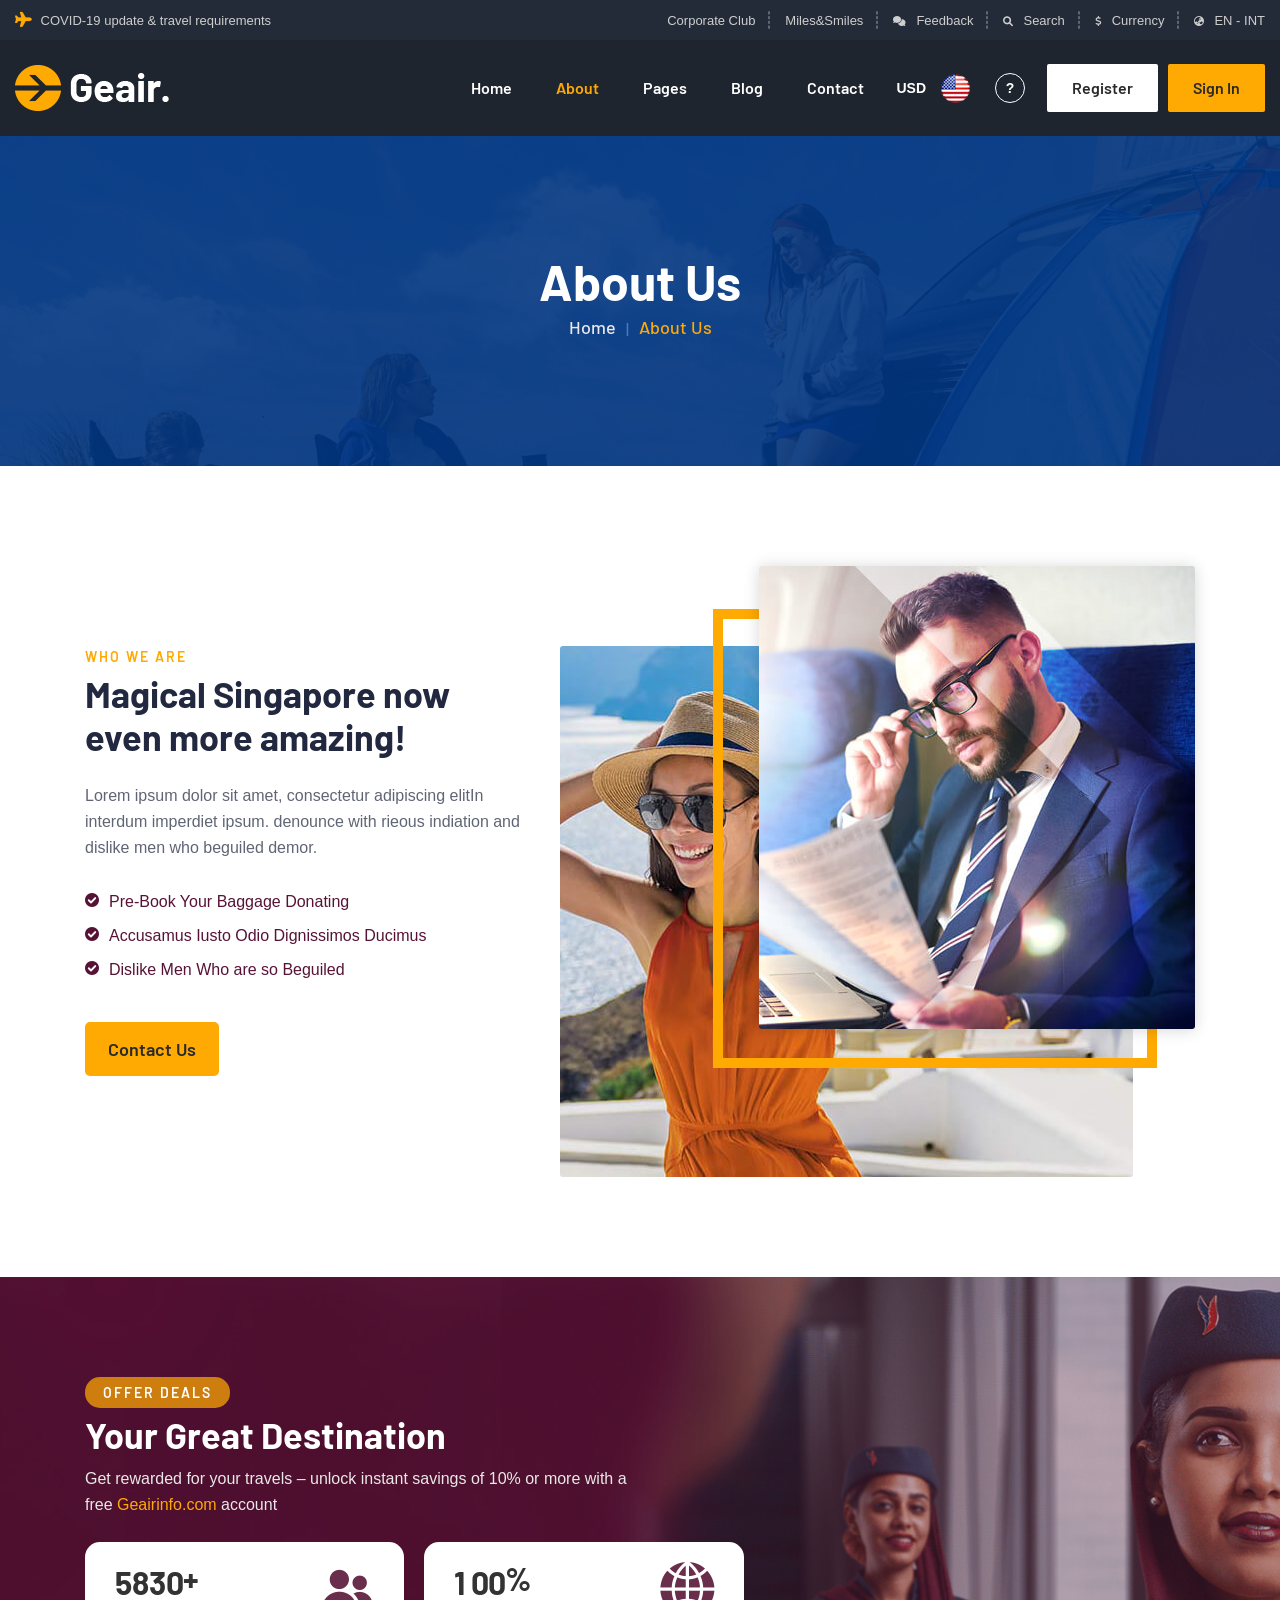
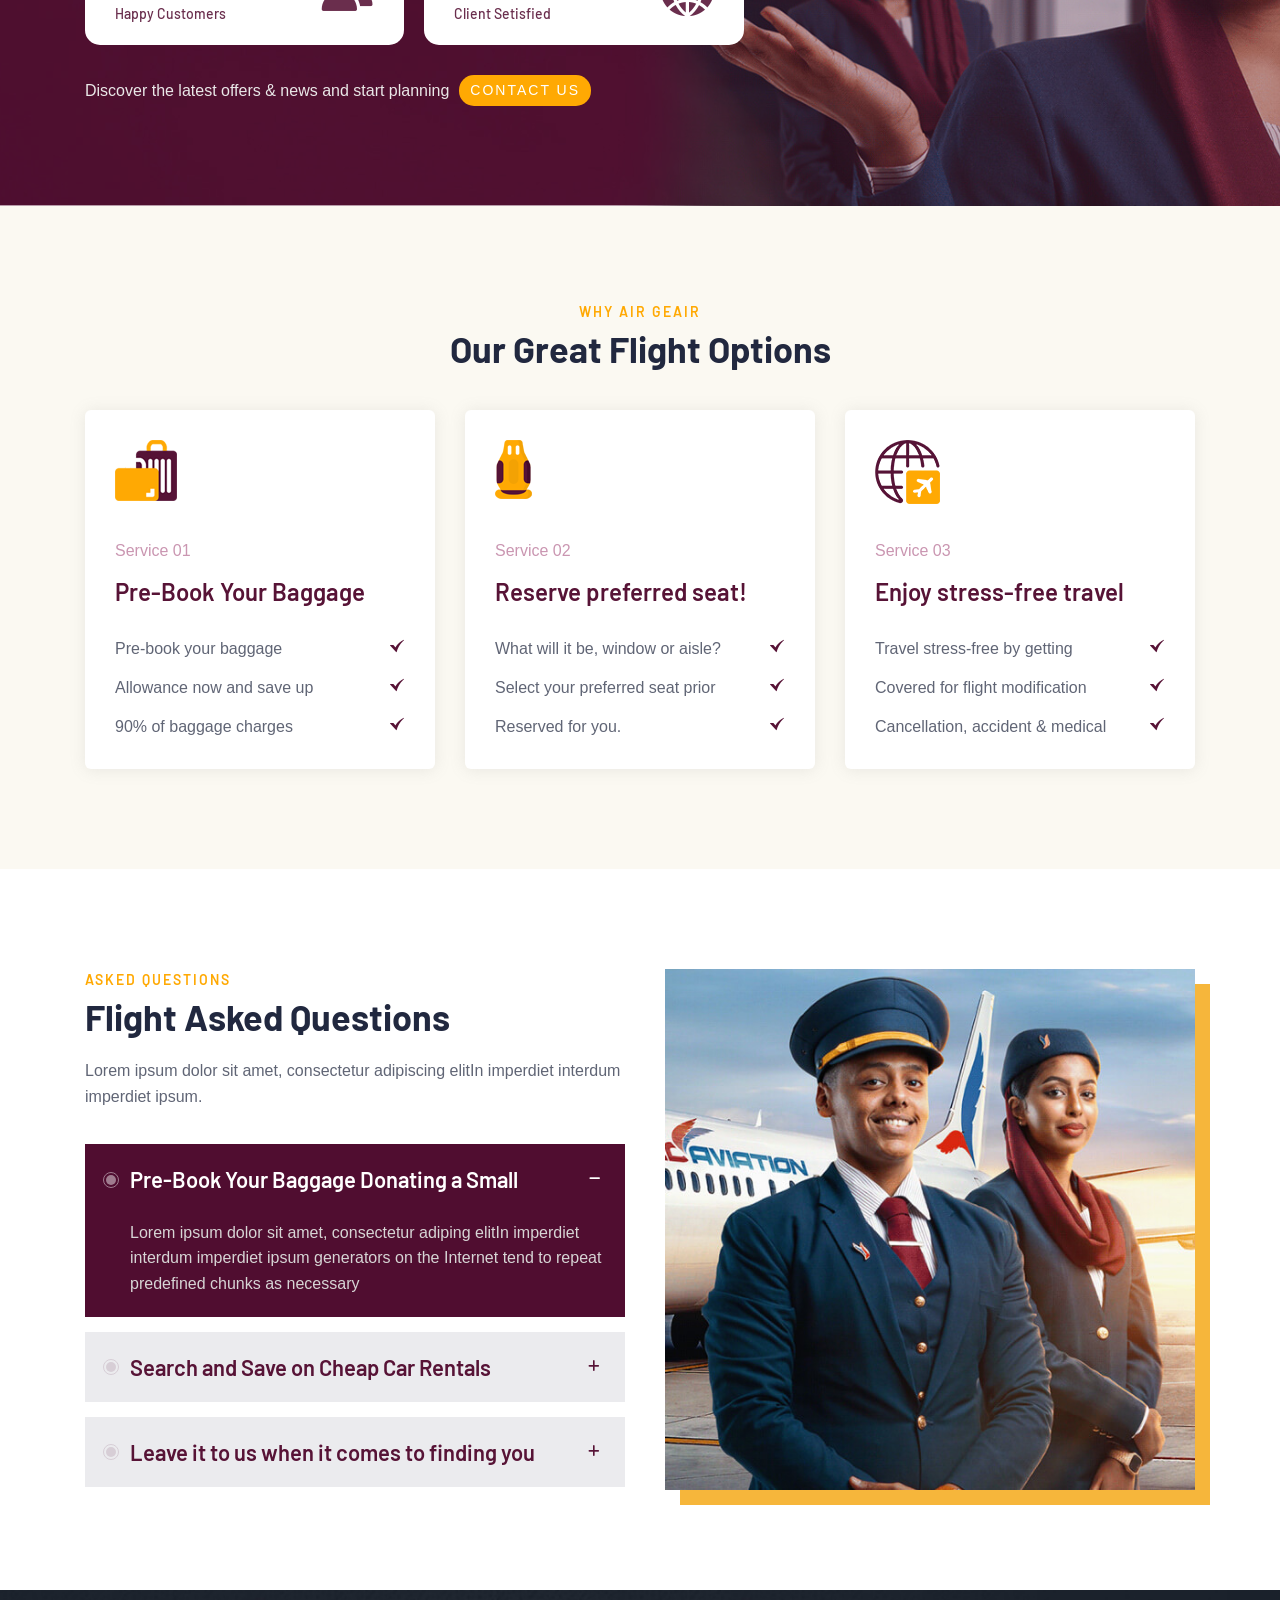
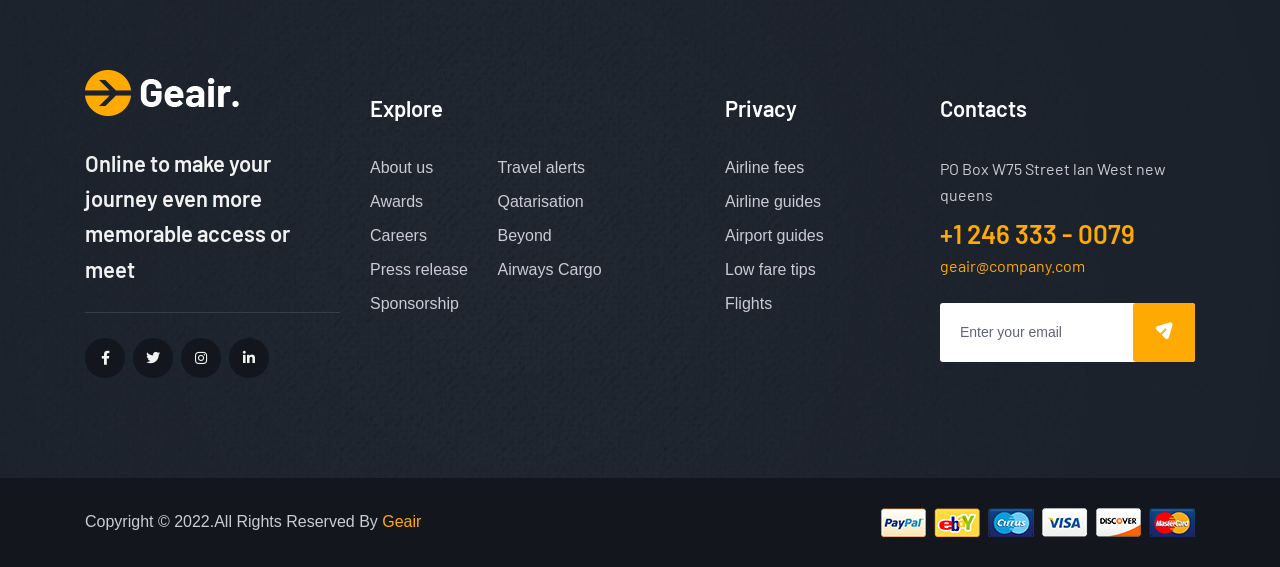
<file: FlightBooking/wwwroot/geair/about.html>
<!doctype html>
<html class="no-js" lang="en">
    <head>
        <meta charset="utf-8">
        <meta http-equiv="x-ua-compatible" content="ie=edge">
        <title>Geair - Air Ticket Booking System HTML Template</title>
        <meta name="description" content="">
        <meta name="viewport" content="width=device-width, initial-scale=1">

		<link rel="shortcut icon" type="image/x-icon" href="assets/img/favicon.png">
        <!-- Place favicon.ico in the root directory -->

        <!-- CSS here -->
        <link rel="stylesheet" href="assets/css/bootstrap.min.css">
        <link rel="stylesheet" href="assets/css/animate.min.css">
        <link rel="stylesheet" href="assets/css/magnific-popup.css">
        <link rel="stylesheet" href="assets/css/fontawesome-all.min.css">
        <link rel="stylesheet" href="assets/css/bootstrap-datepicker.min.css">
        <link rel="stylesheet" href="assets/css/odometer.css">
        <link rel="stylesheet" href="assets/css/flaticon.css">
        <link rel="stylesheet" href="assets/css/jquery-ui.css">
        <link rel="stylesheet" href="assets/css/slick.css">
        <link rel="stylesheet" href="assets/css/default.css">
        <link rel="stylesheet" href="assets/css/style.css">
        <link rel="stylesheet" href="assets/css/responsive.css">
    </head>
    <body class="white-background">


        <!-- preloader -->
        <div id="preloader">
            <div id="loading-center">
                <div class="loader">
                    <div class="loader-outter"></div>
                    <div class="loader-inner"></div>
                </div>
            </div>
        </div>
        <!-- preloader-end -->


		<!-- Scroll-top -->
        <button class="scroll-top scroll-to-target" data-target="html">
            <i class="fas fa-angle-up"></i>
        </button>
        <!-- Scroll-top-end-->

        <!-- header-area -->
        <header>
            <div class="header-top">
                <div class="container custom-container">
                    <div class="row">
                        <div class="col-xl-4">
                            <div class="header-top-left">
                                <a href="#"><i class="fa-solid fa-plane"></i> COVID-19 update & travel requirements</a>
                            </div>
                        </div>
                        <div class="col-xl-8">
                            <div class="header-top-right">
                                <ul>
                                    <li><a href="contact.html">Corporate Club</a></li>
                                    <li><a href="contact.html">Miles&Smiles</a></li>
                                    <li><a href="about.html"><i class="fa-solid fa-comments"></i>Feedback</a></li>
                                    <li><a href="#"><i class="fa-solid fa-magnifying-glass"></i>Search</a></li>
                                    <li><a href="contact.html"><i class="fa-solid fa-dollar-sign"></i>Currency</a></li>
                                    <li><a href="booking-list.html"><i class="fa-solid fa-earth-asia"></i>EN - INT</a></li>
                                </ul>
                            </div>
                        </div>
                    </div>
                </div>
            </div>
            <div id="sticky-header" class="menu-area menu-style-two">
                <div class="container custom-container">
                    <div class="row">
                        <div class="col-12">
                            <div class="mobile-nav-toggler"><i class="fas fa-bars"></i></div>
                            <div class="menu-wrap">
                                <nav class="menu-nav">
                                    <div class="logo"><a href="index.html"><img src="assets/img/logo/logo.png" alt=""></a></div>
                                    <div class="navbar-wrap main-menu d-none d-lg-flex">
                                        <ul class="navigation">
                                            <li><a href="index.html">Home</a></li>
                                            <li class="active"><a href="about.html">About</a></li>
                                            <li class="menu-item-has-children"><a href="#">Pages</a>
                                                <ul class="submenu">
                                                    <li><a href="booking-list.html">Booking List</a></li>
                                                    <li><a href="booking-details.html">Booking Details</a></li>
                                                </ul>
                                            </li>
                                            <li class="menu-item-has-children"><a href="#">Blog</a>
                                                <ul class="submenu">
                                                    <li><a href="blog.html">Our Blog</a></li>
                                                    <li><a href="blog-details.html">Blog Details</a></li>
                                                </ul>
                                            </li>
                                            <li><a href="contact.html">Contact</a></li>
                                        </ul>
                                    </div>
                                    <div class="header-action d-none d-md-block">
                                        <ul>
                                            <li class="country"><a href="#">usd <img src="assets/img/icon/united-states.png" alt=""></a></li>
                                            <li class="question"><a href="contact.html">?</a></li>
                                            <li class="header-btn"><a href="contact.html" class="btn">Register</a></li>
                                            <li class="header-btn sign-in"><a href="contact.html" class="btn">Sign In</a></li>
                                        </ul>
                                    </div>
                                </nav>
                            </div>
                            <!-- Mobile Menu  -->
                            <div class="mobile-menu">
                                <nav class="menu-box">
                                    <div class="close-btn"><i class="fa-solid fa-xmark"></i></div>
                                    <div class="nav-logo"><a href="index.html"><img src="assets/img/logo/logo_02.png" alt="" title=""></a>
                                    </div>
                                    <div class="menu-outer">
                                        <!--Here Menu Will Come Automatically Via Javascript / Same Menu as in Header-->
                                    </div>
                                    <div class="social-links">
                                        <ul class="clearfix">
                                            <li><a href="#"><span class="fab fa-twitter"></span></a></li>
                                            <li><a href="#"><span class="fab fa-facebook-f"></span></a></li>
                                            <li><a href="#"><span class="fab fa-pinterest-p"></span></a></li>
                                            <li><a href="#"><span class="fab fa-instagram"></span></a></li>
                                            <li><a href="#"><span class="fab fa-youtube"></span></a></li>
                                        </ul>
                                    </div>
                                </nav>
                            </div>
                            <div class="menu-backdrop"></div>
                            <!-- End Mobile Menu -->
                        </div>
                    </div>
                </div>
            </div>
        </header>
        <!-- header-area-end -->


        <!-- main-area -->
        <main>

            <!-- breadcrumb-area -->
            <section class="breadcrumb-area breadcrumb-bg">
                <div class="container">
                    <div class="row justify-content-center">
                        <div class="col-lg-8">
                            <div class="breadcrumb-content text-center">
                                <h2 class="title">About Us</h2>
                                <nav aria-label="breadcrumb">
                                    <ol class="breadcrumb">
                                        <li class="breadcrumb-item"><a href="index.html">Home</a></li>
                                        <li class="breadcrumb-item active" aria-current="page">About Us</li>
                                    </ol>
                                </nav>
                            </div>
                        </div>
                    </div>
                </div>
            </section>
            <!-- breadcrumb-area-end -->

            <!-- about-area -->
            <section class="about-area">
                <div class="container">
                    <div class="row">
                        <div class="col-lg-7 order-0 order-lg-2">
                            <div class="about-img">
                                <img src="assets/img/images/about_img01.jpg" alt="img">
                                <img src="assets/img/images/about_img02.jpg" alt="img" class="img-two">
                            </div>
                        </div>
                        <div class="col-lg-5">
                            <div class="about-content">
                                <div class="section-title">
                                    <span class="sub-title">who we are</span>
                                    <h2 class="title">Magical Singapore now even more amazing!</h2>
                                </div>
                                <p>Lorem ipsum dolor sit amet, consectetur adipiscing elitIn interdum imperdiet ipsum. denounce with rieous indiation and dislike men who beguiled demor.</p>
                                <ul>
                                    <li><i class="flaticon-tick-1"></i>Pre-Book Your Baggage Donating</li>
                                    <li><i class="flaticon-tick-1"></i>Accusamus Iusto Odio Dignissimos Ducimus</li>
                                    <li><i class="flaticon-tick-1"></i>Dislike Men Who are so Beguiled</li>
                                </ul>
                                <a href="contact.html" class="btn">Contact Us</a>
                            </div>
                        </div>
                    </div>
                </div>
            </section>
            <!-- about-area-end -->

            <!-- destination-area -->
            <section class="destination-area destination-bg">
                <div class="container">
                    <div class="row">
                        <div class="col-lg-8">
                            <div class="section-title">
                                <span class="sub-title">Offer Deals</span>
                                <h2 class="title">Your Great Destination</h2>
                            </div>
                            <div class="destination-content">
                                <p>Get rewarded for your travels – unlock instant savings of 10% or more with a free <span>Geairinfo.com</span> account</p>
                                <ul>
                                    <li>
                                        <div class="counter-item">
                                            <div class="counter-content">
                                                <h2 class="count"><span class="odometer" data-count="5830"></span>+</h2>
                                                <p>Happy Customers</p>
                                            </div>
                                            <div class="counter-icon">
                                                <i class="flaticon-group"></i>
                                            </div>
                                        </div>
                                    </li>
                                    <li>
                                        <div class="counter-item">
                                            <div class="counter-content">
                                                <h2 class="count"><span class="odometer" data-count="100"></span>%</h2>
                                                <p>Client Setisfied</p>
                                            </div>
                                            <div class="counter-icon">
                                                <i class="flaticon-globe"></i>
                                            </div>
                                        </div>
                                    </li>
                                </ul>
                                <div class="content-bottom">
                                    <p>Discover the latest offers & news and start planning</p>
                                    <a href="contact.html">contact us</a>
                                </div>
                            </div>
                        </div>
                    </div>
                </div>
            </section>
            <!-- destination-area-end -->

            <!-- service-area -->
            <section class="service-area service-style-two">
                <div class="container">
                    <div class="row justify-content-center">
                        <div class="col-md-8">
                            <div class="section-title text-center mb-40">
                                <span class="sub-title">Why Air geair</span>
                                <h2 class="title">Our Great Flight Options</h2>
                            </div>
                        </div>
                    </div>
                    <div class="row justify-content-center">
                        <div class="col-xl-4 col-lg-6 col-md-6">
                            <div class="service-item">
                                <div class="service-icon">
                                    <img src="assets/img/icon/service_icon01.png" alt="">
                                </div>
                                <div class="service-content">
                                    <span>Service 01</span>
                                    <h2 class="title">Pre-Book Your Baggage</h2>
                                    <div class="service-list">
                                        <ul>
                                            <li>Pre-book your baggage <i class="flaticon-check-mark"></i></li>
                                            <li>Allowance now and save up <i class="flaticon-check-mark"></i></li>
                                            <li>90% of baggage charges <i class="flaticon-check-mark"></i></li>
                                        </ul>
                                    </div>
                                </div>
                            </div>
                        </div>
                        <div class="col-xl-4 col-lg-6 col-md-6">
                            <div class="service-item">
                                <div class="service-icon">
                                    <img src="assets/img/icon/service_icon02.png" alt="">
                                </div>
                                <div class="service-content">
                                    <span>Service 02</span>
                                    <h2 class="title">Reserve preferred seat!</h2>
                                    <div class="service-list">
                                        <ul>
                                            <li>What will it be, window or aisle? <i class="flaticon-check-mark"></i></li>
                                            <li>Select your preferred seat prior <i class="flaticon-check-mark"></i></li>
                                            <li>Reserved for you. <i class="flaticon-check-mark"></i></li>
                                        </ul>
                                    </div>
                                </div>
                            </div>
                        </div>
                        <div class="col-xl-4 col-lg-6 col-md-6">
                            <div class="service-item">
                                <div class="service-icon">
                                    <img src="assets/img/icon/service_icon03.png" alt="">
                                </div>
                                <div class="service-content">
                                    <span>Service 03</span>
                                    <h2 class="title">Enjoy stress-free travel</h2>
                                    <div class="service-list">
                                        <ul>
                                            <li>Travel stress-free by getting<i class="flaticon-check-mark"></i></li>
                                            <li>Covered for flight modification <i class="flaticon-check-mark"></i></li>
                                            <li>Cancellation, accident & medical <i class="flaticon-check-mark"></i></li>
                                        </ul>
                                    </div>
                                </div>
                            </div>
                        </div>
                    </div>
                </div>
            </section>
            <!-- service-area-end -->


            <!-- faq-area -->
            <section class="faq-area">
                <div class="container">
                    <div class="row justify-content-center">
                        <div class="col-lg-6 col-md-10">
                            <div class="faq-content">
                                <div class="section-title">
                                    <span class="sub-title">asked questions</span>
                                    <h2 class="title">Flight Asked Questions</h2>
                                </div>
                                <p>Lorem ipsum dolor sit amet, consectetur adipiscing elitIn imperdiet interdum imperdiet ipsum.</p>
                                <div class="accordion" id="accordionExample">
                                    <div class="accordion-item">
                                        <h2 class="accordion-header" id="headingOne">
                                            <button class="accordion-button" type="button" data-bs-toggle="collapse" data-bs-target="#collapseOne"
                                                aria-expanded="true" aria-controls="collapseOne">
                                                Pre-Book Your Baggage Donating a Small <span class="dot"></span>
                                            </button>
                                        </h2>
                                        <div id="collapseOne" class="accordion-collapse collapse show" aria-labelledby="headingOne"
                                            data-bs-parent="#accordionExample">
                                            <div class="accordion-body">
                                                <p>Lorem ipsum dolor sit amet, consectetur adiping elitIn imperdiet interdum imperdiet ipsum generators on the Internet tend to repeat predefined chunks as necessary</p>
                                            </div>
                                        </div>
                                    </div>
                                    <div class="accordion-item">
                                        <h2 class="accordion-header" id="headingTwo">
                                            <button class="accordion-button collapsed" type="button" data-bs-toggle="collapse"
                                                data-bs-target="#collapseTwo" aria-expanded="false" aria-controls="collapseTwo">
                                                Search and Save on Cheap Car Rentals <span class="dot"></span>
                                            </button>
                                        </h2>
                                        <div id="collapseTwo" class="accordion-collapse collapse" aria-labelledby="headingTwo"
                                            data-bs-parent="#accordionExample">
                                            <div class="accordion-body">
                                                <p>Lorem ipsum dolor sit amet, consectetur adiping elitIn imperdiet interdum imperdiet ipsum generators on the Internet tend to repeat predefined chunks as necessary</p>
                                            </div>
                                        </div>
                                    </div>
                                    <div class="accordion-item">
                                        <h2 class="accordion-header" id="headingThree">
                                            <button class="accordion-button collapsed" type="button" data-bs-toggle="collapse"
                                                data-bs-target="#collapseThree" aria-expanded="false" aria-controls="collapseThree">
                                                Leave it to us when it comes to finding you <span class="dot"></span>
                                            </button>
                                        </h2>
                                        <div id="collapseThree" class="accordion-collapse collapse" aria-labelledby="headingThree"
                                            data-bs-parent="#accordionExample">
                                            <div class="accordion-body">
                                                <p>Lorem ipsum dolor sit amet, consectetur adiping elitIn imperdiet interdum imperdiet ipsum generators on the Internet tend to repeat predefined chunks as necessary</p>
                                            </div>
                                        </div>
                                    </div>
                                </div>
                            </div>
                        </div>
                        <div class="col-lg-6 col-md-10">
                            <div class="faq-img">
                                <img src="assets/img/images/faq_img.jpg" alt="img">
                            </div>
                        </div>
                    </div>
                </div>
            </section>
            <!-- faq-area-end -->

        </main>
        <!-- main-area-end -->

        <!-- footer-area -->
        <footer>
            <div class="footer-area footer-bg">
                <div class="footer-top">
                    <div class="container">
                        <div class="row">
                            <div class="col-xl-3 col-lg-4 col-md-6">
                                <div class="footer-widget">
                                    <div class="footer-logo">
                                        <a href="index.html"><img src="assets/img/logo/logo.png" alt=""></a>
                                    </div>
                                    <div class="footer-content">
                                        <p>Online to make your journey even more memorable access or meet</p>
                                        <ul class="footer-social">
                                            <li><a href="#"><i class="fa-brands fa-facebook-f"></i></a></li>
                                            <li><a href="#"><i class="fa-brands fa-twitter"></i></a></li>
                                            <li><a href="#"><i class="fa-brands fa-instagram"></i></a></li>
                                            <li><a href="#"><i class="fa-brands fa-linkedin-in"></i></a></li>
                                        </ul>
                                    </div>
                                </div>
                            </div>
                            <div class="col-xl-3 col-lg-4 col-md-6">
                                <div class="footer-widget">
                                    <div class="fw-title">
                                        <h4 class="title">Explore</h4>
                                    </div>
                                    <div class="fw-link">
                                        <ul>
                                            <li><a href="about.html">About us</a></li>
                                            <li><a href="contact.html">Travel alerts</a></li>
                                            <li><a href="contact.html">Awards</a></li>
                                            <li><a href="contact.html">Qatarisation</a></li>
                                            <li><a href="contact.html">Careers</a></li>
                                            <li><a href="contact.html">Beyond</a></li>
                                            <li><a href="contact.html">Press release</a></li>
                                            <li><a href="contact.html">Airways Cargo</a></li>
                                            <li><a href="contact.html">Sponsorship</a></li>
                                        </ul>
                                    </div>
                                </div>
                            </div>
                            <div class="col-xl-3 col-lg-4 col-sm-4">
                                <div class="footer-widget privacy">
                                    <div class="fw-title">
                                        <h4 class="title">Privacy</h4>
                                    </div>
                                    <div class="fw-link">
                                        <ul>
                                            <li><a href="booking-list.html">Airline fees</a></li>
                                            <li><a href="booking-list.html">Airline guides</a></li>
                                            <li><a href="booking-list.html">Airport guides</a></li>
                                            <li><a href="booking-list.html">Low fare tips</a></li>
                                            <li><a href="booking-list.html">Flights</a></li>
                                        </ul>
                                    </div>
                                </div>
                            </div>
                            <div class="col-xl-3 col-lg-4 col-sm-8">
                                <div class="footer-widget">
                                    <div class="fw-title">
                                        <h4 class="title">Contacts</h4>
                                    </div>
                                    <div class="footer-contact">
                                        <p>PO Box W75 Street lan West new queens</p>
                                        <h2 class="title"><a href="tel:0123456789">+1 246 333 - 0079</a></h2>
                                        <a href="#">geair@company.com</a>
                                        <form action="#">
                                            <input type="email" placeholder="Enter your email">
                                            <button type="submit"><i class="flaticon-send"></i></button>
                                        </form>
                                    </div>
                                </div>
                            </div>
                        </div>
                    </div>
                </div>
                <div class="footer-bottom">
                    <div class="container">
                        <div class="row align-items-center">
                            <div class="col-lg-6">
                                <div class="copyright-text">
                                    <p>Copyright © 2022.All Rights Reserved By <span>Geair</span></p>
                                </div>
                            </div>
                            <div class="col-lg-6">
                                <div class="cart-img text-end">
                                    <img src="assets/img/images/cart.png" alt="">
                                </div>
                            </div>
                        </div>
                    </div>
                </div>
            </div>
        </footer>
        <!-- footer-area-end -->


        <!-- JS here -->
        <script src="assets/js/vendor/jquery-3.6.0.min.js"></script>
        <script src="assets/js/bootstrap.min.js"></script>
        <script src="assets/js/isotope.pkgd.min.js"></script>
        <script src="assets/js/imagesloaded.pkgd.min.js"></script>
        <script src="assets/js/jquery.magnific-popup.min.js"></script>
        <script src="assets/js/jquery.odometer.min.js"></script>
        <script src="assets/js/bootstrap-datepicker.min.js"></script>
        <script src="assets/js/jquery.appear.js"></script>
        <script src="assets/js/slick.min.js"></script>
        <script src="assets/js/jquery-ui.min.js"></script>
        <script src="assets/js/wow.min.js"></script>
        <script src="assets/js/main.js"></script>
    </body>
</html>
</file>
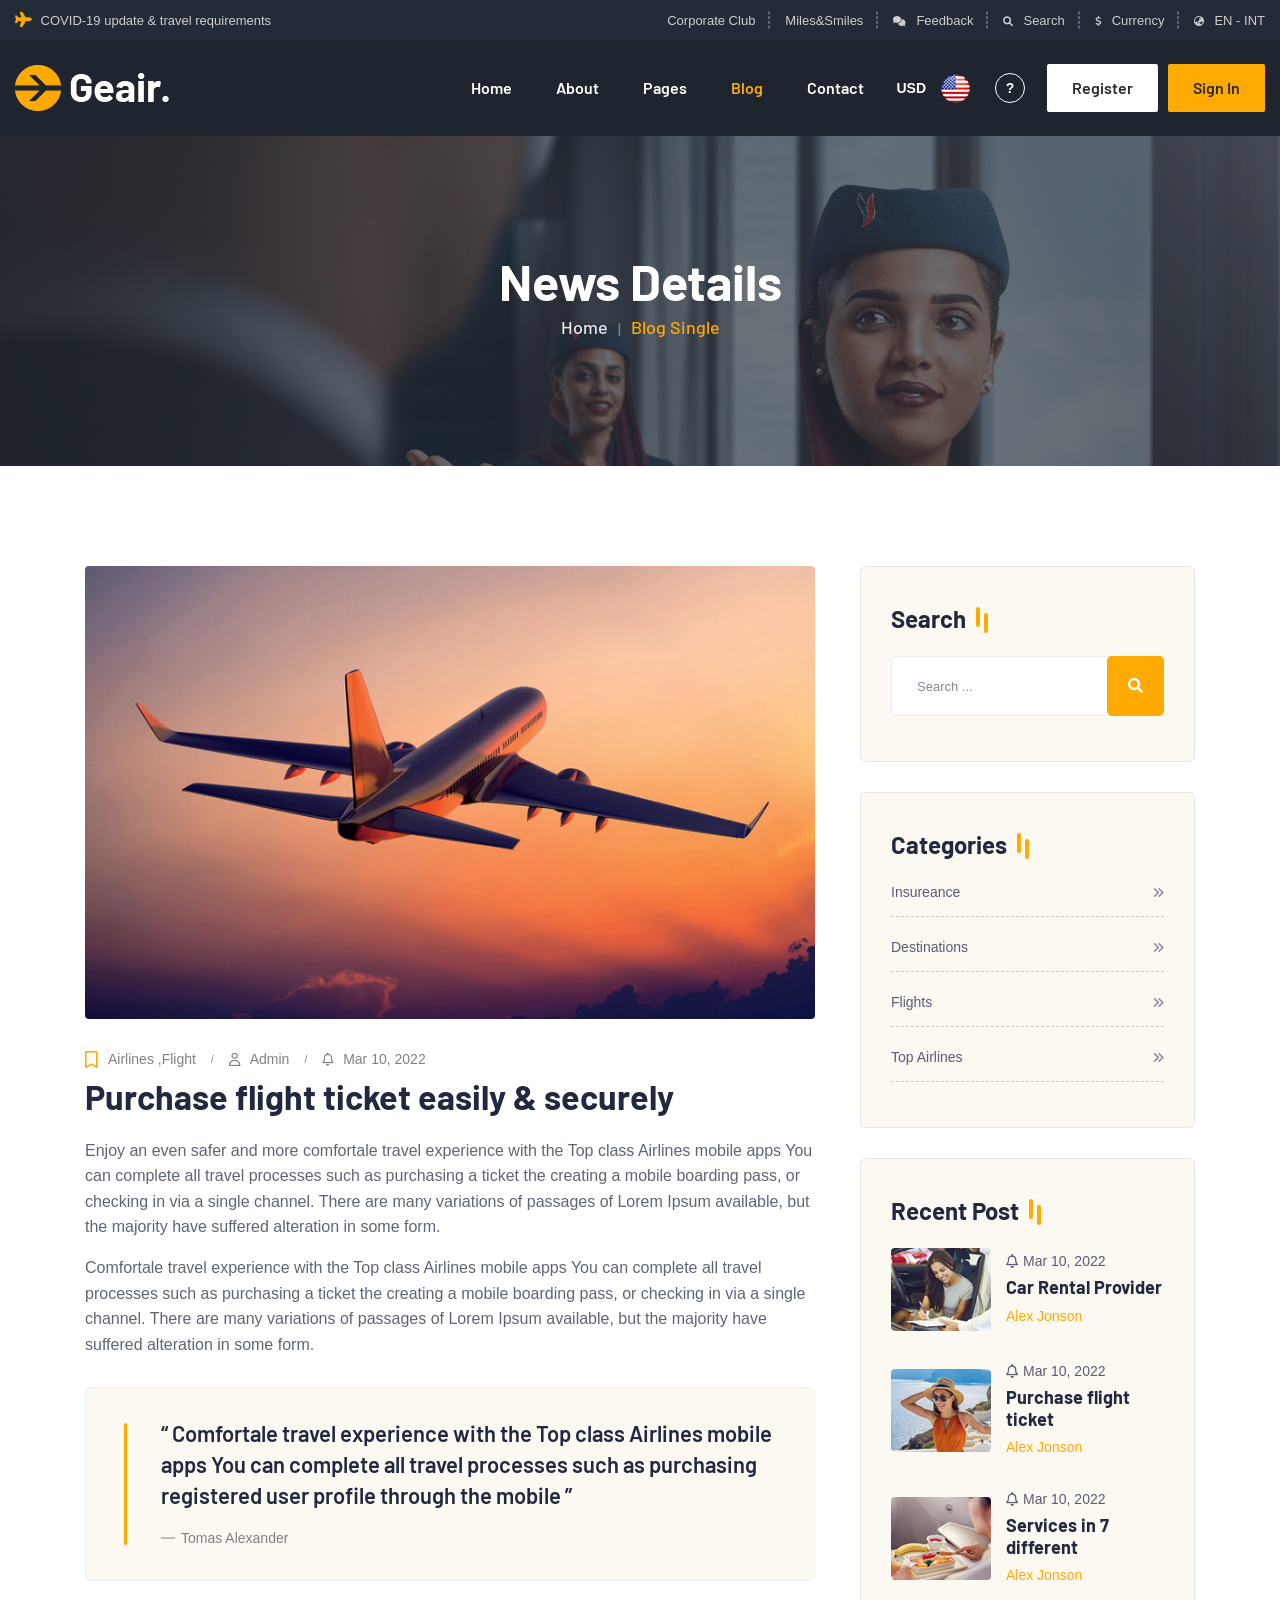
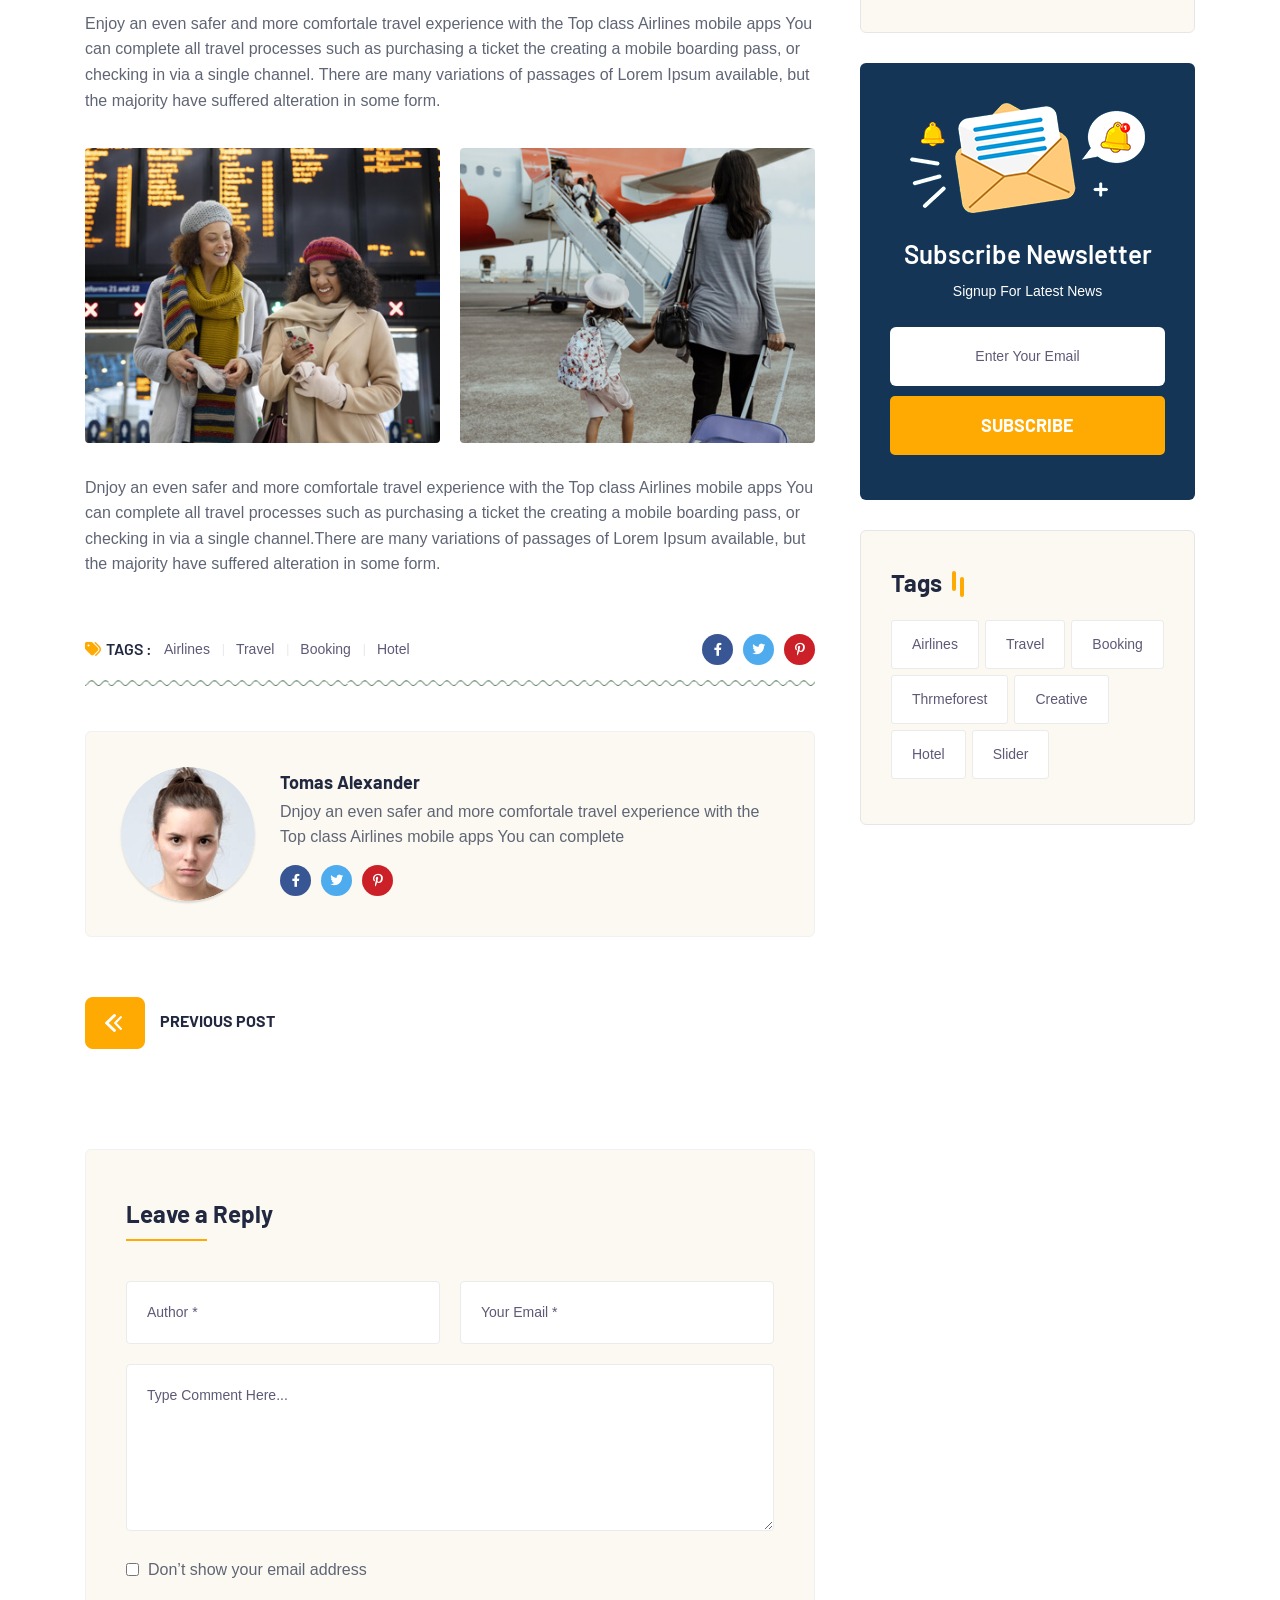
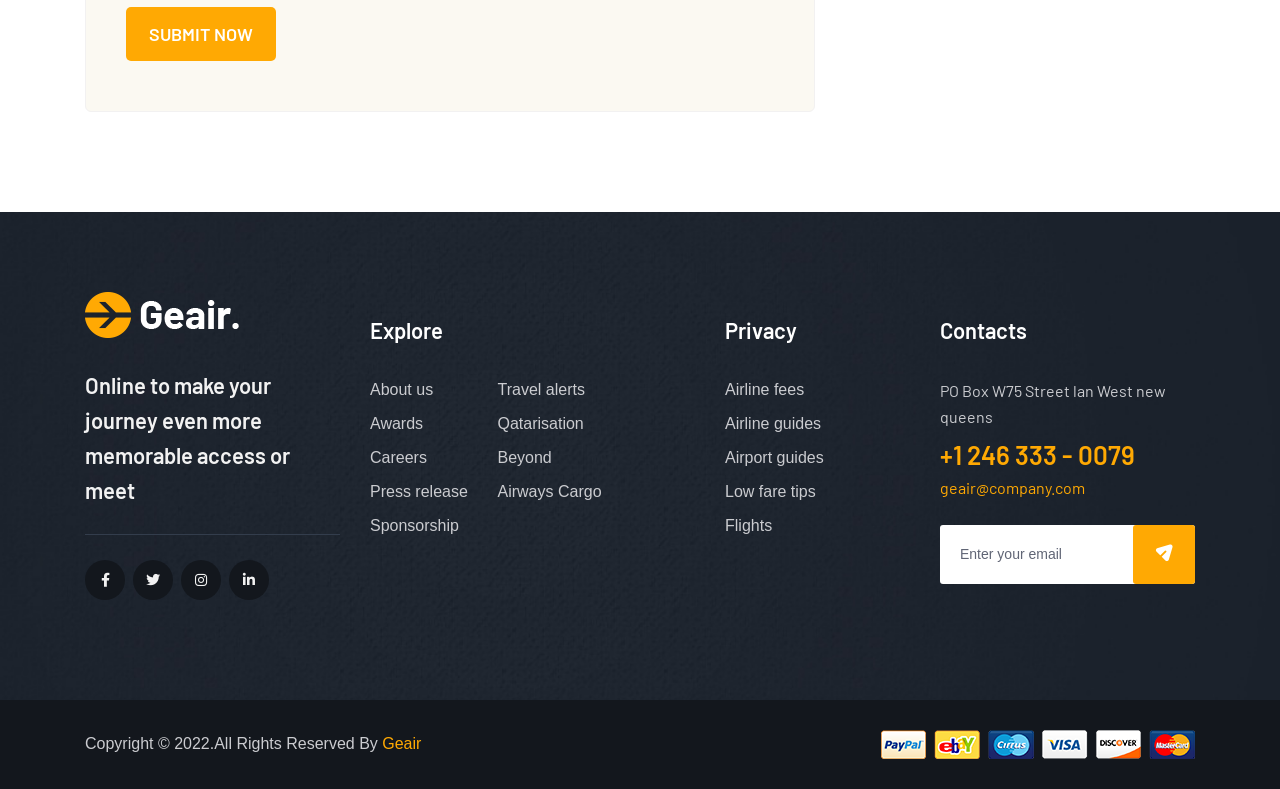
<file: FlightBooking/wwwroot/geair/blog-details.html>
<!doctype html>
<html class="no-js" lang="en">
    <head>
        <meta charset="utf-8">
        <meta http-equiv="x-ua-compatible" content="ie=edge">
        <title>Geair - Air Ticket Booking System HTML Template</title>
        <meta name="description" content="">
        <meta name="viewport" content="width=device-width, initial-scale=1">

		<link rel="shortcut icon" type="image/x-icon" href="assets/img/favicon.png">
        <!-- Place favicon.ico in the root directory -->

        <!-- CSS here -->
        <link rel="stylesheet" href="assets/css/bootstrap.min.css">
        <link rel="stylesheet" href="assets/css/animate.min.css">
        <link rel="stylesheet" href="assets/css/magnific-popup.css">
        <link rel="stylesheet" href="assets/css/fontawesome-all.min.css">
        <link rel="stylesheet" href="assets/css/bootstrap-datepicker.min.css">
        <link rel="stylesheet" href="assets/css/odometer.css">
        <link rel="stylesheet" href="assets/css/flaticon.css">
        <link rel="stylesheet" href="assets/css/jquery-ui.css">
        <link rel="stylesheet" href="assets/css/slick.css">
        <link rel="stylesheet" href="assets/css/default.css">
        <link rel="stylesheet" href="assets/css/style.css">
        <link rel="stylesheet" href="assets/css/responsive.css">
    </head>
    <body class="white-background">


        <!-- preloader -->
        <div id="preloader">
            <div id="loading-center">
                <div class="loader">
                    <div class="loader-outter"></div>
                    <div class="loader-inner"></div>
                </div>
            </div>
        </div>
        <!-- preloader-end -->

		<!-- Scroll-top -->
        <button class="scroll-top scroll-to-target" data-target="html">
            <i class="fas fa-angle-up"></i>
        </button>
        <!-- Scroll-top-end-->

        <!-- header-area -->
        <header>
            <div class="header-top">
                <div class="container custom-container">
                    <div class="row">
                        <div class="col-xl-4">
                            <div class="header-top-left">
                                <a href="#"><i class="fa-solid fa-plane"></i> COVID-19 update & travel requirements</a>
                            </div>
                        </div>
                        <div class="col-xl-8">
                            <div class="header-top-right">
                                <ul>
                                    <li><a href="contact.html">Corporate Club</a></li>
                                    <li><a href="contact.html">Miles&Smiles</a></li>
                                    <li><a href="about.html"><i class="fa-solid fa-comments"></i>Feedback</a></li>
                                    <li><a href="#"><i class="fa-solid fa-magnifying-glass"></i>Search</a></li>
                                    <li><a href="contact.html"><i class="fa-solid fa-dollar-sign"></i>Currency</a></li>
                                    <li><a href="booking-list.html"><i class="fa-solid fa-earth-asia"></i>EN - INT</a></li>
                                </ul>
                            </div>
                        </div>
                    </div>
                </div>
            </div>
            <div id="sticky-header" class="menu-area menu-style-two">
                <div class="container custom-container">
                    <div class="row">
                        <div class="col-12">
                            <div class="mobile-nav-toggler"><i class="fas fa-bars"></i></div>
                            <div class="menu-wrap">
                                <nav class="menu-nav">
                                    <div class="logo"><a href="index.html"><img src="assets/img/logo/logo.png" alt=""></a></div>
                                    <div class="navbar-wrap main-menu d-none d-lg-flex">
                                        <ul class="navigation">
                                            <li><a href="index.html">Home</a></li>
                                            <li><a href="about.html">About</a></li>
                                            <li class="menu-item-has-children"><a href="#">Pages</a>
                                                <ul class="submenu">
                                                    <li><a href="booking-list.html">Booking List</a></li>
                                                    <li><a href="booking-details.html">Booking Details</a></li>
                                                </ul>
                                            </li>
                                            <li class="active menu-item-has-children"><a href="#">Blog</a>
                                                <ul class="submenu">
                                                    <li><a href="blog.html">Our Blog</a></li>
                                                    <li class="active"><a href="blog-details.html">Blog Details</a></li>
                                                </ul>
                                            </li>
                                            <li><a href="contact.html">Contact</a></li>
                                        </ul>
                                    </div>
                                    <div class="header-action d-none d-md-block">
                                        <ul>
                                            <li class="country"><a href="#">usd <img src="assets/img/icon/united-states.png" alt=""></a></li>
                                            <li class="question"><a href="contact.html">?</a></li>
                                            <li class="header-btn"><a href="contact.html" class="btn">Register</a></li>
                                            <li class="header-btn sign-in"><a href="contact.html" class="btn">Sign In</a></li>
                                        </ul>
                                    </div>
                                </nav>
                            </div>
                            <!-- Mobile Menu  -->
                            <div class="mobile-menu">
                                <nav class="menu-box">
                                    <div class="close-btn"><i class="fa-solid fa-xmark"></i></div>
                                    <div class="nav-logo"><a href="index.html"><img src="assets/img/logo/logo_02.png" alt="" title=""></a>
                                    </div>
                                    <div class="menu-outer">
                                        <!--Here Menu Will Come Automatically Via Javascript / Same Menu as in Header-->
                                    </div>
                                    <div class="social-links">
                                        <ul class="clearfix">
                                            <li><a href="#"><span class="fab fa-twitter"></span></a></li>
                                            <li><a href="#"><span class="fab fa-facebook-f"></span></a></li>
                                            <li><a href="#"><span class="fab fa-pinterest-p"></span></a></li>
                                            <li><a href="#"><span class="fab fa-instagram"></span></a></li>
                                            <li><a href="#"><span class="fab fa-youtube"></span></a></li>
                                        </ul>
                                    </div>
                                </nav>
                            </div>
                            <div class="menu-backdrop"></div>
                            <!-- End Mobile Menu -->
                        </div>
                    </div>
                </div>
            </div>
        </header>
        <!-- header-area-end -->


        <!-- main-area -->
        <main>

            <!-- breadcrumb-area -->
            <section class="breadcrumb-area-two breadcrumb-bg">
                <div class="container">
                    <div class="row justify-content-center">
                        <div class="col-lg-8">
                            <div class="breadcrumb-content text-center">
                                <h2 class="title">News Details</h2>
                                <nav aria-label="breadcrumb">
                                    <ol class="breadcrumb">
                                        <li class="breadcrumb-item"><a href="index.html">Home</a></li>
                                        <li class="breadcrumb-item active" aria-current="page">Blog Single</li>
                                    </ol>
                                </nav>
                            </div>
                        </div>
                    </div>
                </div>
            </section>
            <!-- breadcrumb-area-end -->

            <!-- blog-details-area -->
            <section class="blog-details-area">
                <div class="container">
                    <div class="row">
                        <div class="col-lg-8">
                            <div class="inner-blog-item">
                                <div class="inner-blog-thumb">
                                    <img src="assets/img/blog/inner_blog_img01.jpg" alt="img">
                                </div>
                                <div class="inner-blog-content blog-details-content">
                                    <div class="blog-meta">
                                        <ul>
                                            <li class="tags"><i class="fa-regular fa-bookmark"></i>
                                                <a href="#">Airlines ,</a>
                                                <a href="#">Flight</a>
                                            </li>
                                            <li><i class="fa-regular fa-user"></i> <a href="#">Admin</a></li>
                                            <li><i class="fa-regular fa-bell"></i>Mar 10, 2022</li>
                                        </ul>
                                    </div>
                                    <h2 class="title">Purchase flight ticket easily & securely</h2>
                                    <p>Enjoy an even safer and more comfortale travel experience with the Top class Airlines mobile apps You can complete all travel processes such as purchasing a ticket the creating a mobile boarding pass, or checking in via a single channel. There are many variations of passages of Lorem Ipsum available, but the majority have suffered alteration in some form.</p>
                                    <p>Comfortale travel experience with the Top class Airlines mobile apps You can complete all travel processes such as purchasing a ticket the creating a mobile boarding pass, or checking in via a single channel. There are many variations of passages of Lorem Ipsum available, but the majority have suffered alteration in some form.</p>
                                    <blockquote>
                                        <p>“ Comfortale travel experience with the Top class Airlines mobile apps You can complete all travel processes such as purchasing registered user profile through the mobile ”</p>
                                        <cite>Tomas Alexander</cite>
                                    </blockquote>
                                    <p>Enjoy an even safer and more comfortale travel experience with the Top class Airlines mobile apps You can complete all travel processes such as purchasing a ticket the creating a mobile boarding pass, or checking in via a single channel. There are many variations of passages of Lorem Ipsum available, but the majority have suffered alteration in some form.</p>
                                    <div class="blog-details-img">
                                        <div class="row">
                                            <div class="col-md-6">
                                                <img src="assets/img/blog/blog_details_img01.jpg" alt="img">
                                            </div>
                                            <div class="col-md-6">
                                                <img src="assets/img/blog/blog_details_img02.jpg" alt="img">
                                            </div>
                                        </div>
                                    </div>
                                    <p>Dnjoy an even safer and more comfortale travel experience with the Top class Airlines mobile apps You can complete all travel processes such as purchasing a ticket the creating a mobile boarding pass, or checking in via a single channel.There are many variations of passages of Lorem Ipsum available, but the majority have suffered alteration in some form.</p>
                                    <div class="blog-details-bottom">
                                        <div class="blog-details-tags">
                                            <ul>
                                                <li class="title"><i class="fa-solid fa-tags"></i>Tags :</li>
                                                <li><a href="#">Airlines</a></li>
                                                <li><a href="#">Travel</a></li>
                                                <li><a href="#">Booking</a></li>
                                                <li><a href="#">Hotel</a></li>
                                            </ul>
                                        </div>
                                        <div class="blog-details-social">
                                            <ul>
                                                <li><a href="#"><i class="fa-brands fa-facebook-f"></i></a></li>
                                                <li><a href="#"><i class="fa-brands fa-twitter"></i></a></li>
                                                <li><a href="#"><i class="fa-brands fa-pinterest-p"></i></a></li>
                                            </ul>
                                        </div>
                                    </div>
                                </div>
                            </div>
                            <div class="avatar-post">
                                <div class="avatar-post-img">
                                    <img src="assets/img/blog/post-avatar-img.png" alt="img">
                                </div>
                                <div class="avatar-post-content">
                                    <h4 class="title">Tomas Alexander</h4>
                                    <p>Dnjoy an even safer and more comfortale travel experience with the Top class Airlines mobile apps You can complete</p>
                                    <div class="blog-details-social">
                                        <ul>
                                            <li><a href="#"><i class="fa-brands fa-facebook-f"></i></a></li>
                                            <li><a href="#"><i class="fa-brands fa-twitter"></i></a></li>
                                            <li><a href="#"><i class="fa-brands fa-pinterest-p"></i></a></li>
                                        </ul>
                                    </div>
                                </div>
                            </div>
                            <div class="blog-next-prev">
                                <a href="#"><img src="assets/img/icon/preview_arrow.png" alt="">Previous Post</a>
                            </div>
                            <div class="comment-reply-box">
                                <h4 class="title">Leave a Reply</h4>
                                <form action="#" class="comment-reply-form">
                                    <div class="row">
                                        <div class="col-md-6">
                                            <div class="form-grp">
                                                <input type="text" placeholder="Author *">
                                            </div>
                                        </div>
                                        <div class="col-md-6">
                                            <div class="form-grp">
                                                <input type="email" placeholder="Your Email *">
                                            </div>
                                        </div>
                                    </div>
                                    <div class="form-grp">
                                        <textarea name="comment" placeholder="Type Comment Here..."></textarea>
                                    </div>
                                    <div class="form-grp checkbox-grp">
                                        <input type="checkbox" id="checkbox">
                                        <label for="checkbox">Don’t show your email address</label>
                                    </div>
                                    <button type="submit" class="btn">Submit now</button>
                                </form>
                            </div>
                        </div>
                        <div class="col-lg-4">
                            <aside class="blog-sidebar">
                                <div class="blog-widget">
                                    <h4 class="sidebar-title">Search</h4>
                                    <div class="sidebar-search">
                                        <form action="#">
                                            <input type="text" placeholder="Search ...">
                                            <button type="submit"><i class="fa-solid fa-magnifying-glass"></i></button>
                                        </form>
                                    </div>
                                </div>
                                <div class="blog-widget">
                                    <h4 class="sidebar-title">Categories</h4>
                                    <div class="sidebar-cat-list">
                                        <ul>
                                            <li><a href="#">Insureance <i class="fa-solid fa-angles-right"></i></a></li>
                                            <li><a href="#">Destinations <i class="fa-solid fa-angles-right"></i></a></li>
                                            <li><a href="#">Flights <i class="fa-solid fa-angles-right"></i></a></li>
                                            <li><a href="#">Top Airlines <i class="fa-solid fa-angles-right"></i></a></li>
                                        </ul>
                                    </div>
                                </div>
                                <div class="blog-widget">
                                    <h4 class="sidebar-title">Recent Post</h4>
                                    <div class="rc-post-list">
                                        <div class="rc-post-item">
                                            <div class="rc-post-thumb">
                                                <a href="blog-details.html"><img src="assets/img/blog/rc_post_img01.jpg" alt=""></a>
                                            </div>
                                            <div class="rc-post-content">
                                                <span class="date"><i class="fa-regular fa-bell"></i>Mar 10, 2022</span>
                                                <h4 class="title"><a href="blog-details.html">Car Rental Provider</a></h4>
                                                <a href="#" class="author">Alex Jonson</a>
                                            </div>
                                        </div>
                                        <div class="rc-post-item">
                                            <div class="rc-post-thumb">
                                                <a href="blog-details.html"><img src="assets/img/blog/rc_post_img02.jpg" alt=""></a>
                                            </div>
                                            <div class="rc-post-content">
                                                <span class="date"><i class="fa-regular fa-bell"></i>Mar 10, 2022</span>
                                                <h4 class="title"><a href="blog-details.html">Purchase flight ticket</a></h4>
                                                <a href="#" class="author">Alex Jonson</a>
                                            </div>
                                        </div>
                                        <div class="rc-post-item">
                                            <div class="rc-post-thumb">
                                                <a href="blog-details.html"><img src="assets/img/blog/rc_post_img03.jpg" alt=""></a>
                                            </div>
                                            <div class="rc-post-content">
                                                <span class="date"><i class="fa-regular fa-bell"></i>Mar 10, 2022</span>
                                                <h4 class="title"><a href="blog-details.html">Services in 7 different</a></h4>
                                                <a href="#" class="author">Alex Jonson</a>
                                            </div>
                                        </div>
                                    </div>
                                </div>
                                <div class="blog-widget sidebar-newsletter">
                                    <div class="sn-icon">
                                        <img src="assets/img/icon/sn_icon.png" alt="">
                                    </div>
                                    <div class="sn-title">
                                        <h4 class="title">Subscribe Newsletter</h4>
                                        <p>Signup For Latest News</p>
                                    </div>
                                    <form action="#" class="sn-form">
                                        <input type="email" placeholder="Enter Your Email">
                                        <button class="btn">subscribe</button>
                                    </form>
                                </div>
                                <div class="blog-widget">
                                    <h4 class="sidebar-title">Tags</h4>
                                    <div class="sidebar-tags">
                                        <ul>
                                            <li><a href="#">Airlines</a></li>
                                            <li><a href="#">Travel</a></li>
                                            <li><a href="#">Booking</a></li>
                                            <li><a href="#">Thrmeforest</a></li>
                                            <li><a href="#">Creative</a></li>
                                            <li><a href="#">Hotel</a></li>
                                            <li><a href="#">Slider</a></li>
                                        </ul>
                                    </div>
                                </div>
                            </aside>
                        </div>
                    </div>
                </div>
            </section>
            <!-- blog-details-area-end -->

        </main>
        <!-- main-area-end -->

        <!-- footer-area -->
        <footer>
            <div class="footer-area footer-bg">
                <div class="footer-top">
                    <div class="container">
                        <div class="row">
                            <div class="col-xl-3 col-lg-4 col-md-6">
                                <div class="footer-widget">
                                    <div class="footer-logo">
                                        <a href="index.html"><img src="assets/img/logo/logo.png" alt=""></a>
                                    </div>
                                    <div class="footer-content">
                                        <p>Online to make your journey even more memorable access or meet</p>
                                        <ul class="footer-social">
                                            <li><a href="#"><i class="fa-brands fa-facebook-f"></i></a></li>
                                            <li><a href="#"><i class="fa-brands fa-twitter"></i></a></li>
                                            <li><a href="#"><i class="fa-brands fa-instagram"></i></a></li>
                                            <li><a href="#"><i class="fa-brands fa-linkedin-in"></i></a></li>
                                        </ul>
                                    </div>
                                </div>
                            </div>
                            <div class="col-xl-3 col-lg-4 col-md-6">
                                <div class="footer-widget">
                                    <div class="fw-title">
                                        <h4 class="title">Explore</h4>
                                    </div>
                                    <div class="fw-link">
                                        <ul>
                                            <li><a href="about.html">About us</a></li>
                                            <li><a href="contact.html">Travel alerts</a></li>
                                            <li><a href="contact.html">Awards</a></li>
                                            <li><a href="contact.html">Qatarisation</a></li>
                                            <li><a href="contact.html">Careers</a></li>
                                            <li><a href="contact.html">Beyond</a></li>
                                            <li><a href="contact.html">Press release</a></li>
                                            <li><a href="contact.html">Airways Cargo</a></li>
                                            <li><a href="contact.html">Sponsorship</a></li>
                                        </ul>
                                    </div>
                                </div>
                            </div>
                            <div class="col-xl-3 col-lg-4 col-sm-4">
                                <div class="footer-widget privacy">
                                    <div class="fw-title">
                                        <h4 class="title">Privacy</h4>
                                    </div>
                                    <div class="fw-link">
                                        <ul>
                                            <li><a href="booking-list.html">Airline fees</a></li>
                                            <li><a href="booking-list.html">Airline guides</a></li>
                                            <li><a href="booking-list.html">Airport guides</a></li>
                                            <li><a href="booking-list.html">Low fare tips</a></li>
                                            <li><a href="booking-list.html">Flights</a></li>
                                        </ul>
                                    </div>
                                </div>
                            </div>
                            <div class="col-xl-3 col-lg-4 col-sm-8">
                                <div class="footer-widget">
                                    <div class="fw-title">
                                        <h4 class="title">Contacts</h4>
                                    </div>
                                    <div class="footer-contact">
                                        <p>PO Box W75 Street lan West new queens</p>
                                        <h2 class="title"><a href="tel:0123456789">+1 246 333 - 0079</a></h2>
                                        <a href="#">geair@company.com</a>
                                        <form action="#">
                                            <input type="email" placeholder="Enter your email">
                                            <button type="submit"><i class="flaticon-send"></i></button>
                                        </form>
                                    </div>
                                </div>
                            </div>
                        </div>
                    </div>
                </div>
                <div class="footer-bottom">
                    <div class="container">
                        <div class="row align-items-center">
                            <div class="col-lg-6">
                                <div class="copyright-text">
                                    <p>Copyright © 2022.All Rights Reserved By <span>Geair</span></p>
                                </div>
                            </div>
                            <div class="col-lg-6">
                                <div class="cart-img text-end">
                                    <img src="assets/img/images/cart.png" alt="">
                                </div>
                            </div>
                        </div>
                    </div>
                </div>
            </div>
        </footer>
        <!-- footer-area-end -->


        <!-- JS here -->
        <script src="assets/js/vendor/jquery-3.6.0.min.js"></script>
        <script src="assets/js/bootstrap.min.js"></script>
        <script src="assets/js/isotope.pkgd.min.js"></script>
        <script src="assets/js/imagesloaded.pkgd.min.js"></script>
        <script src="assets/js/jquery.magnific-popup.min.js"></script>
        <script src="assets/js/jquery.odometer.min.js"></script>
        <script src="assets/js/bootstrap-datepicker.min.js"></script>
        <script src="assets/js/jquery.appear.js"></script>
        <script src="assets/js/slick.min.js"></script>
        <script src="assets/js/jquery-ui.min.js"></script>
        <script src="assets/js/wow.min.js"></script>
        <script src="assets/js/main.js"></script>
    </body>
</html>
</file>
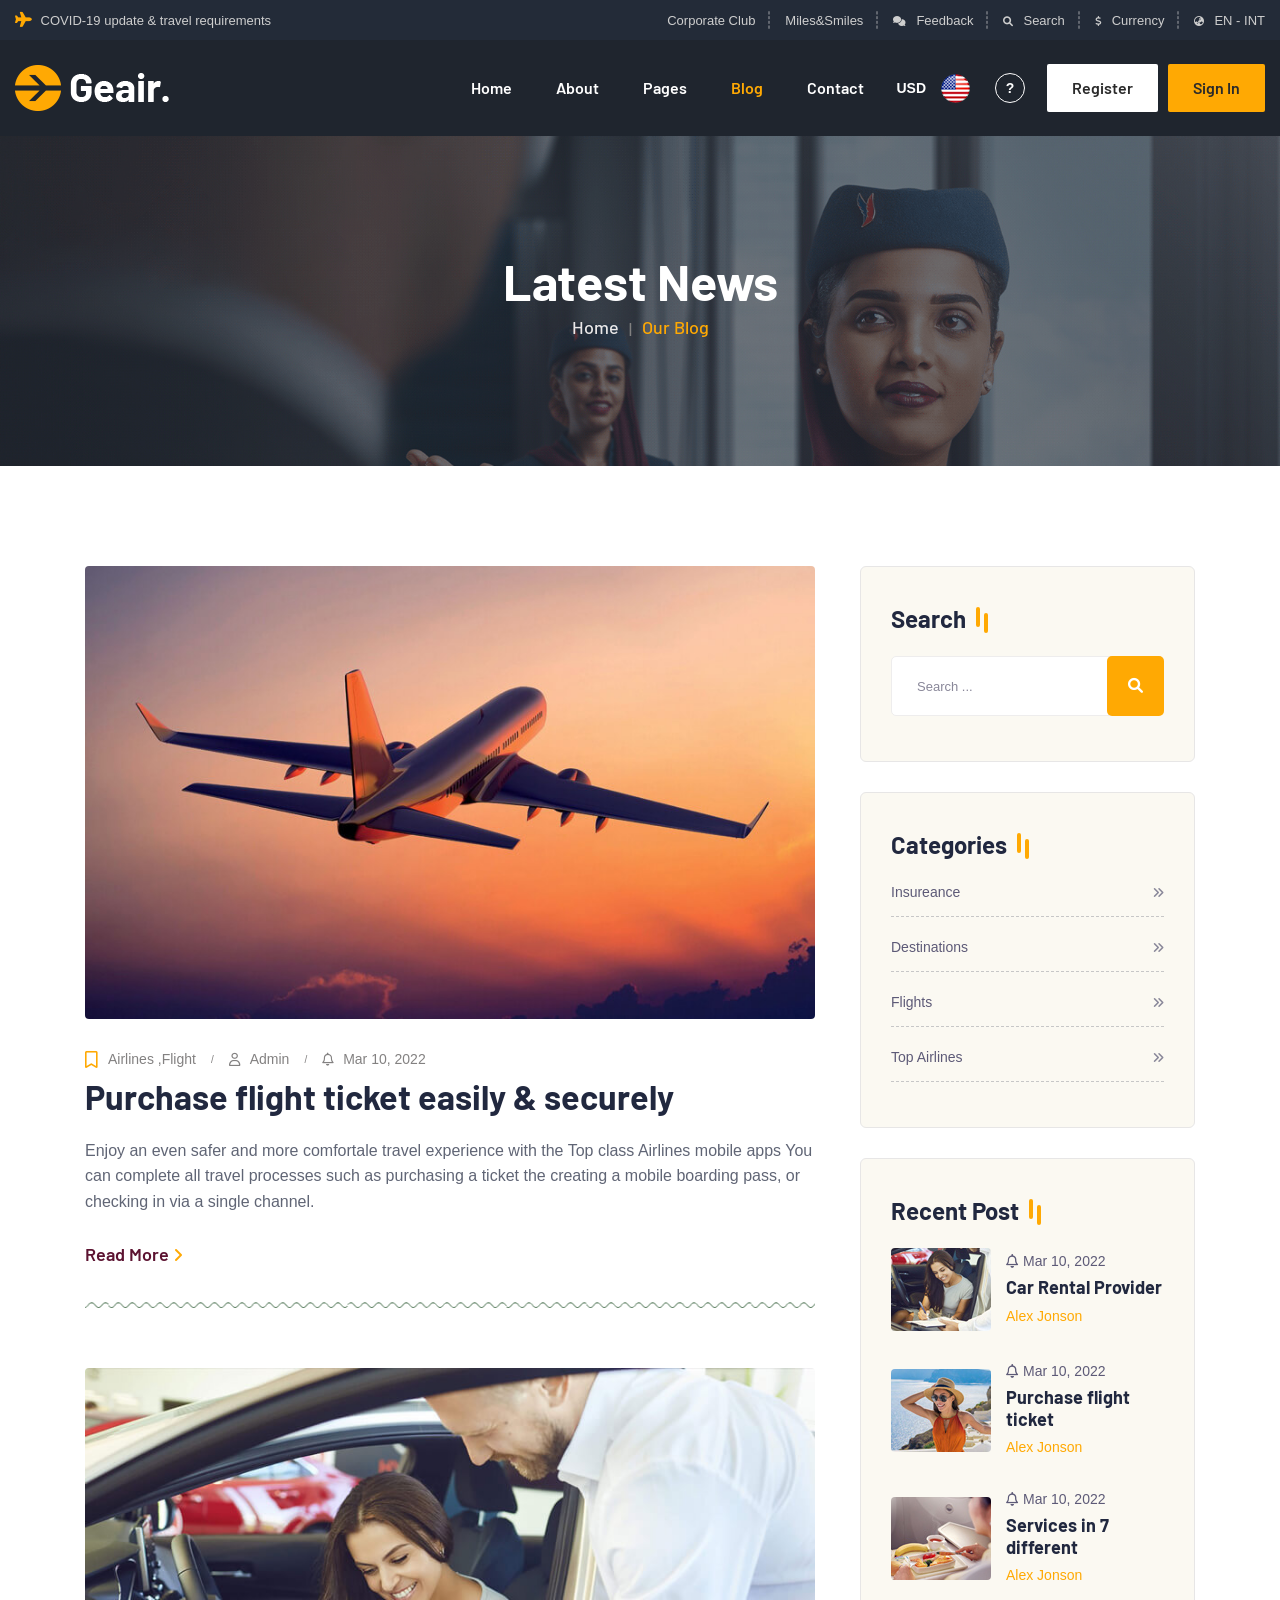
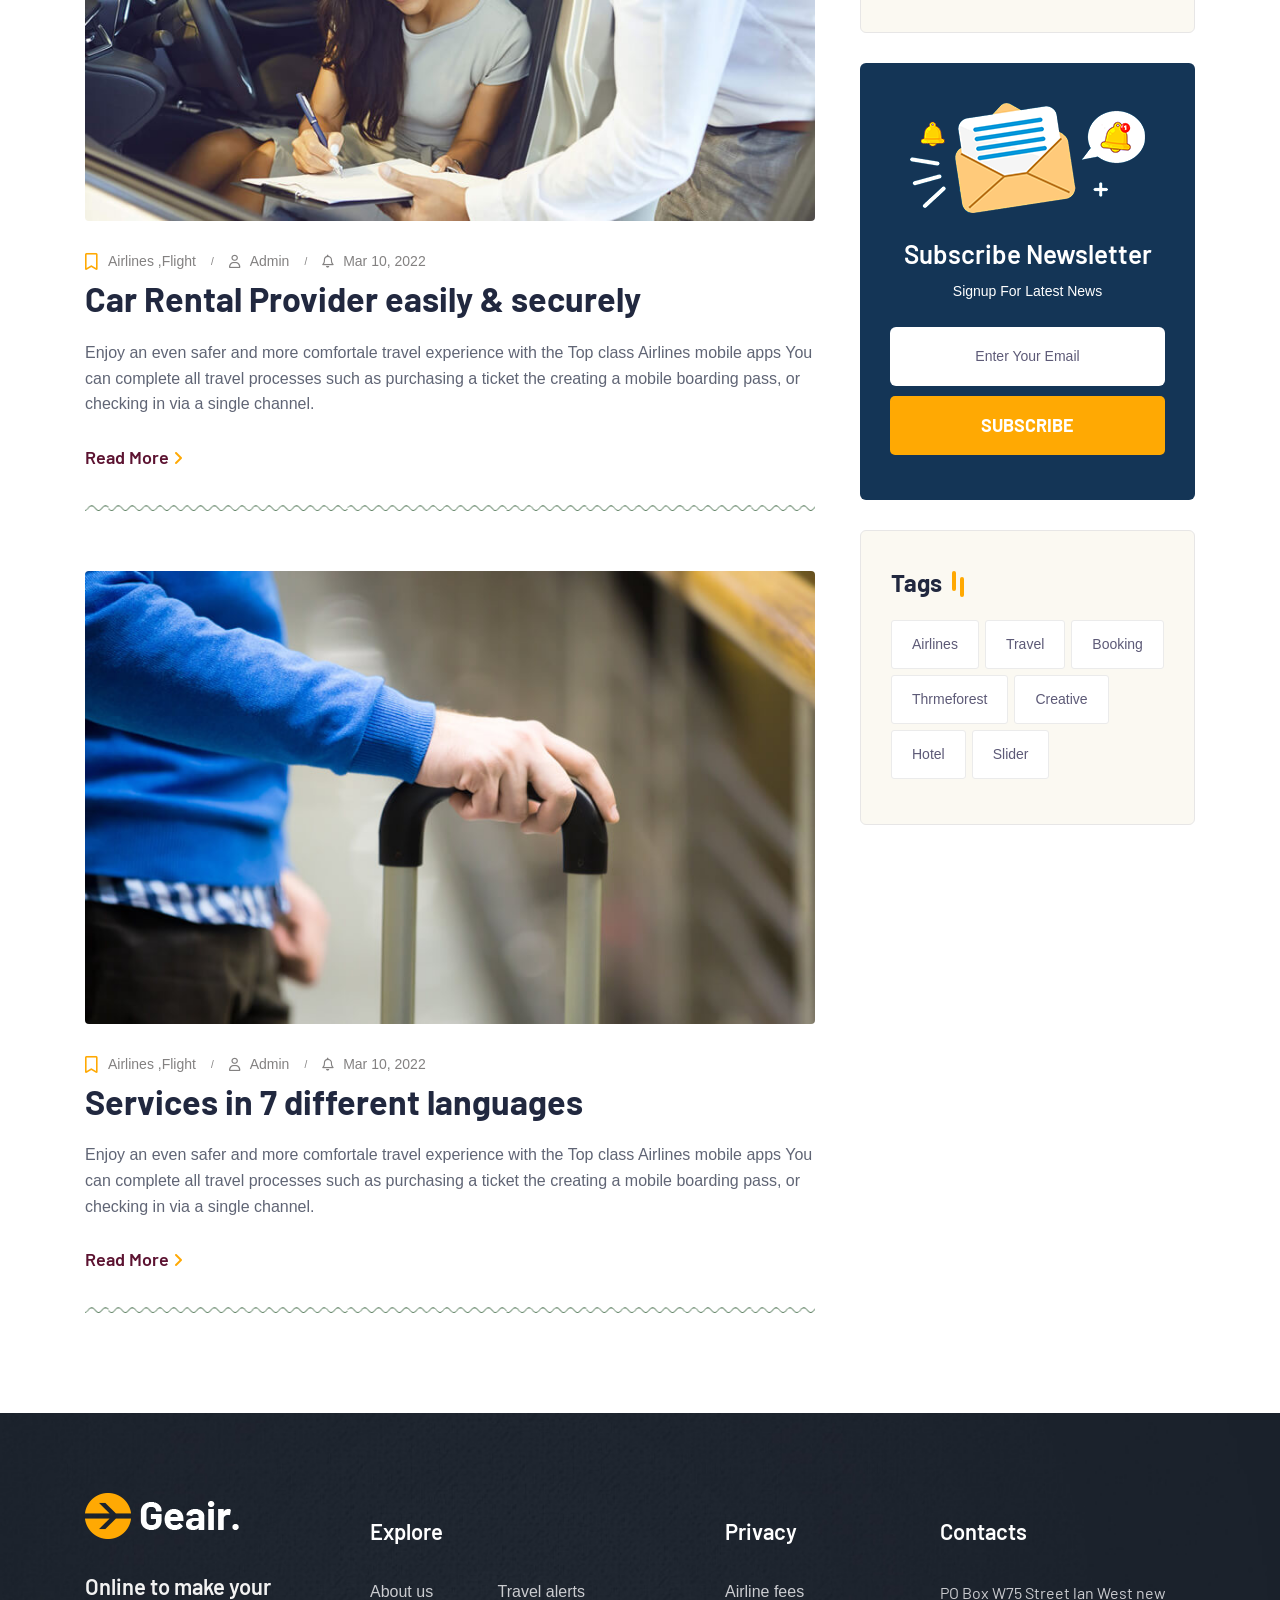
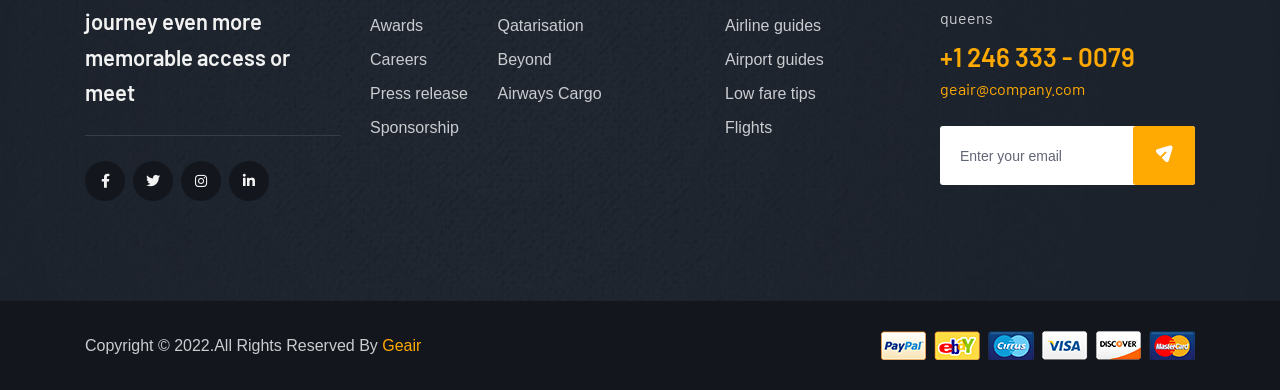
<file: FlightBooking/wwwroot/geair/blog.html>
<!doctype html>
<html class="no-js" lang="">
    <head>
        <meta charset="utf-8">
        <meta http-equiv="x-ua-compatible" content="ie=edge">
        <title>Geair - Air Ticket Booking System HTML Template</title>
        <meta name="description" content="">
        <meta name="viewport" content="width=device-width, initial-scale=1">

		<link rel="shortcut icon" type="image/x-icon" href="assets/img/favicon.png">
        <!-- Place favicon.ico in the root directory -->

        <!-- CSS here -->
        <link rel="stylesheet" href="assets/css/bootstrap.min.css">
        <link rel="stylesheet" href="assets/css/animate.min.css">
        <link rel="stylesheet" href="assets/css/magnific-popup.css">
        <link rel="stylesheet" href="assets/css/fontawesome-all.min.css">
        <link rel="stylesheet" href="assets/css/bootstrap-datepicker.min.css">
        <link rel="stylesheet" href="assets/css/odometer.css">
        <link rel="stylesheet" href="assets/css/flaticon.css">
        <link rel="stylesheet" href="assets/css/jquery-ui.css">
        <link rel="stylesheet" href="assets/css/slick.css">
        <link rel="stylesheet" href="assets/css/default.css">
        <link rel="stylesheet" href="assets/css/style.css">
        <link rel="stylesheet" href="assets/css/responsive.css">
    </head>
    <body class="white-background">


        <!-- preloader -->
        <div id="preloader">
            <div id="loading-center">
                <div class="loader">
                    <div class="loader-outter"></div>
                    <div class="loader-inner"></div>
                </div>
            </div>
        </div>
        <!-- preloader-end -->

		<!-- Scroll-top -->
        <button class="scroll-top scroll-to-target" data-target="html">
            <i class="fas fa-angle-up"></i>
        </button>
        <!-- Scroll-top-end-->

        <!-- header-area -->
        <header>
            <div class="header-top">
                <div class="container custom-container">
                    <div class="row">
                        <div class="col-xl-4">
                            <div class="header-top-left">
                                <a href="#"><i class="fa-solid fa-plane"></i> COVID-19 update & travel requirements</a>
                            </div>
                        </div>
                        <div class="col-xl-8">
                            <div class="header-top-right">
                                <ul>
                                    <li><a href="contact.html">Corporate Club</a></li>
                                    <li><a href="contact.html">Miles&Smiles</a></li>
                                    <li><a href="about.html"><i class="fa-solid fa-comments"></i>Feedback</a></li>
                                    <li><a href="#"><i class="fa-solid fa-magnifying-glass"></i>Search</a></li>
                                    <li><a href="contact.html"><i class="fa-solid fa-dollar-sign"></i>Currency</a></li>
                                    <li><a href="booking-list.html"><i class="fa-solid fa-earth-asia"></i>EN - INT</a></li>
                                </ul>
                            </div>
                        </div>
                    </div>
                </div>
            </div>
            <div id="sticky-header" class="menu-area menu-style-two">
                <div class="container custom-container">
                    <div class="row">
                        <div class="col-12">
                            <div class="mobile-nav-toggler"><i class="fas fa-bars"></i></div>
                            <div class="menu-wrap">
                                <nav class="menu-nav">
                                    <div class="logo"><a href="index.html"><img src="assets/img/logo/logo.png" alt=""></a></div>
                                    <div class="navbar-wrap main-menu d-none d-lg-flex">
                                        <ul class="navigation">
                                            <li><a href="index.html">Home</a></li>
                                            <li><a href="about.html">About</a></li>
                                            <li class="menu-item-has-children"><a href="#">Pages</a>
                                                <ul class="submenu">
                                                    <li><a href="booking-list.html">Booking List</a></li>
                                                    <li><a href="booking-details.html">Booking Details</a></li>
                                                </ul>
                                            </li>
                                            <li class="active menu-item-has-children"><a href="#">Blog</a>
                                                <ul class="submenu">
                                                    <li class="active"><a href="blog.html">Our Blog</a></li>
                                                    <li><a href="blog-details.html">Blog Details</a></li>
                                                </ul>
                                            </li>
                                            <li><a href="contact.html">Contact</a></li>
                                        </ul>
                                    </div>
                                    <div class="header-action d-none d-md-block">
                                        <ul>
                                            <li class="country"><a href="#">usd <img src="assets/img/icon/united-states.png" alt=""></a></li>
                                            <li class="question"><a href="contact.html">?</a></li>
                                            <li class="header-btn"><a href="contact.html" class="btn">Register</a></li>
                                            <li class="header-btn sign-in"><a href="contact.html" class="btn">Sign In</a></li>
                                        </ul>
                                    </div>
                                </nav>
                            </div>
                            <!-- Mobile Menu  -->
                            <div class="mobile-menu">
                                <nav class="menu-box">
                                    <div class="close-btn"><i class="fa-solid fa-xmark"></i></div>
                                    <div class="nav-logo"><a href="index.html"><img src="assets/img/logo/logo_02.png" alt="" title=""></a>
                                    </div>
                                    <div class="menu-outer">
                                        <!--Here Menu Will Come Automatically Via Javascript / Same Menu as in Header-->
                                    </div>
                                    <div class="social-links">
                                        <ul class="clearfix">
                                            <li><a href="#"><span class="fab fa-twitter"></span></a></li>
                                            <li><a href="#"><span class="fab fa-facebook-f"></span></a></li>
                                            <li><a href="#"><span class="fab fa-pinterest-p"></span></a></li>
                                            <li><a href="#"><span class="fab fa-instagram"></span></a></li>
                                            <li><a href="#"><span class="fab fa-youtube"></span></a></li>
                                        </ul>
                                    </div>
                                </nav>
                            </div>
                            <div class="menu-backdrop"></div>
                            <!-- End Mobile Menu -->
                        </div>
                    </div>
                </div>
            </div>
        </header>
        <!-- header-area-end -->


        <!-- main-area -->
        <main>

            <!-- breadcrumb-area -->
            <section class="breadcrumb-area-two breadcrumb-bg">
                <div class="container">
                    <div class="row justify-content-center">
                        <div class="col-lg-8">
                            <div class="breadcrumb-content text-center">
                                <h2 class="title">Latest News</h2>
                                <nav aria-label="breadcrumb">
                                    <ol class="breadcrumb">
                                        <li class="breadcrumb-item"><a href="index.html">Home</a></li>
                                        <li class="breadcrumb-item active" aria-current="page">Our Blog</li>
                                    </ol>
                                </nav>
                            </div>
                        </div>
                    </div>
                </div>
            </section>
            <!-- breadcrumb-area-end -->

            <!-- inner-blog-area -->
            <section class="inner-blog-area">
                <div class="container">
                    <div class="row">
                        <div class="col-lg-8">
                            <div class="inner-blog-item">
                                <div class="inner-blog-thumb">
                                    <a href="blog-details.html"><img src="assets/img/blog/inner_blog_img01.jpg" alt="img"></a>
                                </div>
                                <div class="inner-blog-content">
                                    <div class="blog-meta">
                                        <ul>
                                            <li class="tags"><i class="fa-regular fa-bookmark"></i>
                                                <a href="#">Airlines ,</a>
                                                <a href="#">Flight</a>
                                            </li>
                                            <li><i class="fa-regular fa-user"></i> <a href="#">Admin</a></li>
                                            <li><i class="fa-regular fa-bell"></i>Mar 10, 2022</li>
                                        </ul>
                                    </div>
                                    <h2 class="title"><a href="blog-details.html">Purchase flight ticket easily & securely</a></h2>
                                    <p>Enjoy an even safer and more comfortale travel experience with the Top class Airlines mobile apps You can complete all travel processes such as purchasing a ticket the creating a mobile boarding pass, or checking in via a single channel.</p>
                                    <a href="blog-details.html" class="read-more">Read More <i class="fa-solid fa-angle-right"></i></a>
                                </div>
                            </div>
                            <div class="inner-blog-item">
                                <div class="inner-blog-thumb">
                                    <a href="blog-details.html"><img src="assets/img/blog/inner_blog_img02.jpg" alt="img"></a>
                                </div>
                                <div class="inner-blog-content">
                                    <div class="blog-meta">
                                        <ul>
                                            <li class="tags"><i class="fa-regular fa-bookmark"></i>
                                                <a href="#">Airlines ,</a>
                                                <a href="#">Flight</a>
                                            </li>
                                            <li><i class="fa-regular fa-user"></i> <a href="#">Admin</a></li>
                                            <li><i class="fa-regular fa-bell"></i>Mar 10, 2022</li>
                                        </ul>
                                    </div>
                                    <h2 class="title"><a href="blog-details.html">Car Rental Provider easily & securely</a></h2>
                                    <p>Enjoy an even safer and more comfortale travel experience with the Top class Airlines mobile apps You can
                                        complete all travel processes such as purchasing a ticket the creating a mobile boarding pass, or checking
                                        in via a single channel.</p>
                                    <a href="blog-details.html" class="read-more">Read More <i class="fa-solid fa-angle-right"></i></a>
                                </div>
                            </div>
                            <div class="inner-blog-item">
                                <div class="inner-blog-thumb">
                                    <a href="blog-details.html"><img src="assets/img/blog/inner_blog_img03.jpg" alt="img"></a>
                                </div>
                                <div class="inner-blog-content">
                                    <div class="blog-meta">
                                        <ul>
                                            <li class="tags"><i class="fa-regular fa-bookmark"></i>
                                                <a href="#">Airlines ,</a>
                                                <a href="#">Flight</a>
                                            </li>
                                            <li><i class="fa-regular fa-user"></i> <a href="#">Admin</a></li>
                                            <li><i class="fa-regular fa-bell"></i>Mar 10, 2022</li>
                                        </ul>
                                    </div>
                                    <h2 class="title"><a href="blog-details.html">Services in 7 different languages</a></h2>
                                    <p>Enjoy an even safer and more comfortale travel experience with the Top class Airlines mobile apps You can
                                        complete all travel processes such as purchasing a ticket the creating a mobile boarding pass, or checking
                                        in via a single channel.</p>
                                    <a href="blog-details.html" class="read-more">Read More <i class="fa-solid fa-angle-right"></i></a>
                                </div>
                            </div>
                        </div>
                        <div class="col-lg-4">
                            <aside class="blog-sidebar">
                                <div class="blog-widget">
                                    <h4 class="sidebar-title">Search</h4>
                                    <div class="sidebar-search">
                                        <form action="#">
                                            <input type="text" placeholder="Search ...">
                                            <button type="submit"><i class="fa-solid fa-magnifying-glass"></i></button>
                                        </form>
                                    </div>
                                </div>
                                <div class="blog-widget">
                                    <h4 class="sidebar-title">Categories</h4>
                                    <div class="sidebar-cat-list">
                                        <ul>
                                            <li><a href="#">Insureance <i class="fa-solid fa-angles-right"></i></a></li>
                                            <li><a href="#">Destinations <i class="fa-solid fa-angles-right"></i></a></li>
                                            <li><a href="#">Flights <i class="fa-solid fa-angles-right"></i></a></li>
                                            <li><a href="#">Top Airlines <i class="fa-solid fa-angles-right"></i></a></li>
                                        </ul>
                                    </div>
                                </div>
                                <div class="blog-widget">
                                    <h4 class="sidebar-title">Recent Post</h4>
                                    <div class="rc-post-list">
                                        <div class="rc-post-item">
                                            <div class="rc-post-thumb">
                                                <a href="blog-details.html"><img src="assets/img/blog/rc_post_img01.jpg" alt=""></a>
                                            </div>
                                            <div class="rc-post-content">
                                                <span class="date"><i class="fa-regular fa-bell"></i>Mar 10, 2022</span>
                                                <h4 class="title"><a href="blog-details.html">Car Rental Provider</a></h4>
                                                <a href="#" class="author">Alex Jonson</a>
                                            </div>
                                        </div>
                                        <div class="rc-post-item">
                                            <div class="rc-post-thumb">
                                                <a href="blog-details.html"><img src="assets/img/blog/rc_post_img02.jpg" alt=""></a>
                                            </div>
                                            <div class="rc-post-content">
                                                <span class="date"><i class="fa-regular fa-bell"></i>Mar 10, 2022</span>
                                                <h4 class="title"><a href="blog-details.html">Purchase flight ticket</a></h4>
                                                <a href="#" class="author">Alex Jonson</a>
                                            </div>
                                        </div>
                                        <div class="rc-post-item">
                                            <div class="rc-post-thumb">
                                                <a href="blog-details.html"><img src="assets/img/blog/rc_post_img03.jpg" alt=""></a>
                                            </div>
                                            <div class="rc-post-content">
                                                <span class="date"><i class="fa-regular fa-bell"></i>Mar 10, 2022</span>
                                                <h4 class="title"><a href="blog-details.html">Services in 7 different</a></h4>
                                                <a href="#" class="author">Alex Jonson</a>
                                            </div>
                                        </div>
                                    </div>
                                </div>
                                <div class="blog-widget sidebar-newsletter">
                                    <div class="sn-icon">
                                        <img src="assets/img/icon/sn_icon.png" alt="">
                                    </div>
                                    <div class="sn-title">
                                        <h4 class="title">Subscribe Newsletter</h4>
                                        <p>Signup For Latest News</p>
                                    </div>
                                    <form action="#" class="sn-form">
                                        <input type="email" placeholder="Enter Your Email">
                                        <button class="btn">subscribe</button>
                                    </form>
                                </div>
                                <div class="blog-widget">
                                    <h4 class="sidebar-title">Tags</h4>
                                    <div class="sidebar-tags">
                                        <ul>
                                            <li><a href="#">Airlines</a></li>
                                            <li><a href="#">Travel</a></li>
                                            <li><a href="#">Booking</a></li>
                                            <li><a href="#">Thrmeforest</a></li>
                                            <li><a href="#">Creative</a></li>
                                            <li><a href="#">Hotel</a></li>
                                            <li><a href="#">Slider</a></li>
                                        </ul>
                                    </div>
                                </div>
                            </aside>
                        </div>
                    </div>
                </div>
            </section>
            <!-- inner-blog-area-end -->

        </main>
        <!-- main-area-end -->

        <!-- footer-area -->
        <footer>
            <div class="footer-area footer-bg">
                <div class="footer-top">
                    <div class="container">
                        <div class="row">
                            <div class="col-xl-3 col-lg-4 col-md-6">
                                <div class="footer-widget">
                                    <div class="footer-logo">
                                        <a href="index.html"><img src="assets/img/logo/logo.png" alt=""></a>
                                    </div>
                                    <div class="footer-content">
                                        <p>Online to make your journey even more memorable access or meet</p>
                                        <ul class="footer-social">
                                            <li><a href="#"><i class="fa-brands fa-facebook-f"></i></a></li>
                                            <li><a href="#"><i class="fa-brands fa-twitter"></i></a></li>
                                            <li><a href="#"><i class="fa-brands fa-instagram"></i></a></li>
                                            <li><a href="#"><i class="fa-brands fa-linkedin-in"></i></a></li>
                                        </ul>
                                    </div>
                                </div>
                            </div>
                            <div class="col-xl-3 col-lg-4 col-md-6">
                                <div class="footer-widget">
                                    <div class="fw-title">
                                        <h4 class="title">Explore</h4>
                                    </div>
                                    <div class="fw-link">
                                        <ul>
                                            <li><a href="about.html">About us</a></li>
                                            <li><a href="contact.html">Travel alerts</a></li>
                                            <li><a href="contact.html">Awards</a></li>
                                            <li><a href="contact.html">Qatarisation</a></li>
                                            <li><a href="contact.html">Careers</a></li>
                                            <li><a href="contact.html">Beyond</a></li>
                                            <li><a href="contact.html">Press release</a></li>
                                            <li><a href="contact.html">Airways Cargo</a></li>
                                            <li><a href="contact.html">Sponsorship</a></li>
                                        </ul>
                                    </div>
                                </div>
                            </div>
                            <div class="col-xl-3 col-lg-4 col-sm-4">
                                <div class="footer-widget privacy">
                                    <div class="fw-title">
                                        <h4 class="title">Privacy</h4>
                                    </div>
                                    <div class="fw-link">
                                        <ul>
                                            <li><a href="booking-list.html">Airline fees</a></li>
                                            <li><a href="booking-list.html">Airline guides</a></li>
                                            <li><a href="booking-list.html">Airport guides</a></li>
                                            <li><a href="booking-list.html">Low fare tips</a></li>
                                            <li><a href="booking-list.html">Flights</a></li>
                                        </ul>
                                    </div>
                                </div>
                            </div>
                            <div class="col-xl-3 col-lg-4 col-sm-8">
                                <div class="footer-widget">
                                    <div class="fw-title">
                                        <h4 class="title">Contacts</h4>
                                    </div>
                                    <div class="footer-contact">
                                        <p>PO Box W75 Street lan West new queens</p>
                                        <h2 class="title"><a href="tel:0123456789">+1 246 333 - 0079</a></h2>
                                        <a href="#">geair@company.com</a>
                                        <form action="#">
                                            <input type="email" placeholder="Enter your email">
                                            <button type="submit"><i class="flaticon-send"></i></button>
                                        </form>
                                    </div>
                                </div>
                            </div>
                        </div>
                    </div>
                </div>
                <div class="footer-bottom">
                    <div class="container">
                        <div class="row align-items-center">
                            <div class="col-lg-6">
                                <div class="copyright-text">
                                    <p>Copyright © 2022.All Rights Reserved By <span>Geair</span></p>
                                </div>
                            </div>
                            <div class="col-lg-6">
                                <div class="cart-img text-end">
                                    <img src="assets/img/images/cart.png" alt="">
                                </div>
                            </div>
                        </div>
                    </div>
                </div>
            </div>
        </footer>
        <!-- footer-area-end -->


        <!-- JS here -->
        <script src="assets/js/vendor/jquery-3.6.0.min.js"></script>
        <script src="assets/js/bootstrap.min.js"></script>
        <script src="assets/js/isotope.pkgd.min.js"></script>
        <script src="assets/js/imagesloaded.pkgd.min.js"></script>
        <script src="assets/js/jquery.magnific-popup.min.js"></script>
        <script src="assets/js/jquery.odometer.min.js"></script>
        <script src="assets/js/bootstrap-datepicker.min.js"></script>
        <script src="assets/js/jquery.appear.js"></script>
        <script src="assets/js/slick.min.js"></script>
        <script src="assets/js/jquery-ui.min.js"></script>
        <script src="assets/js/wow.min.js"></script>
        <script src="assets/js/main.js"></script>
    </body>
</html>
</file>
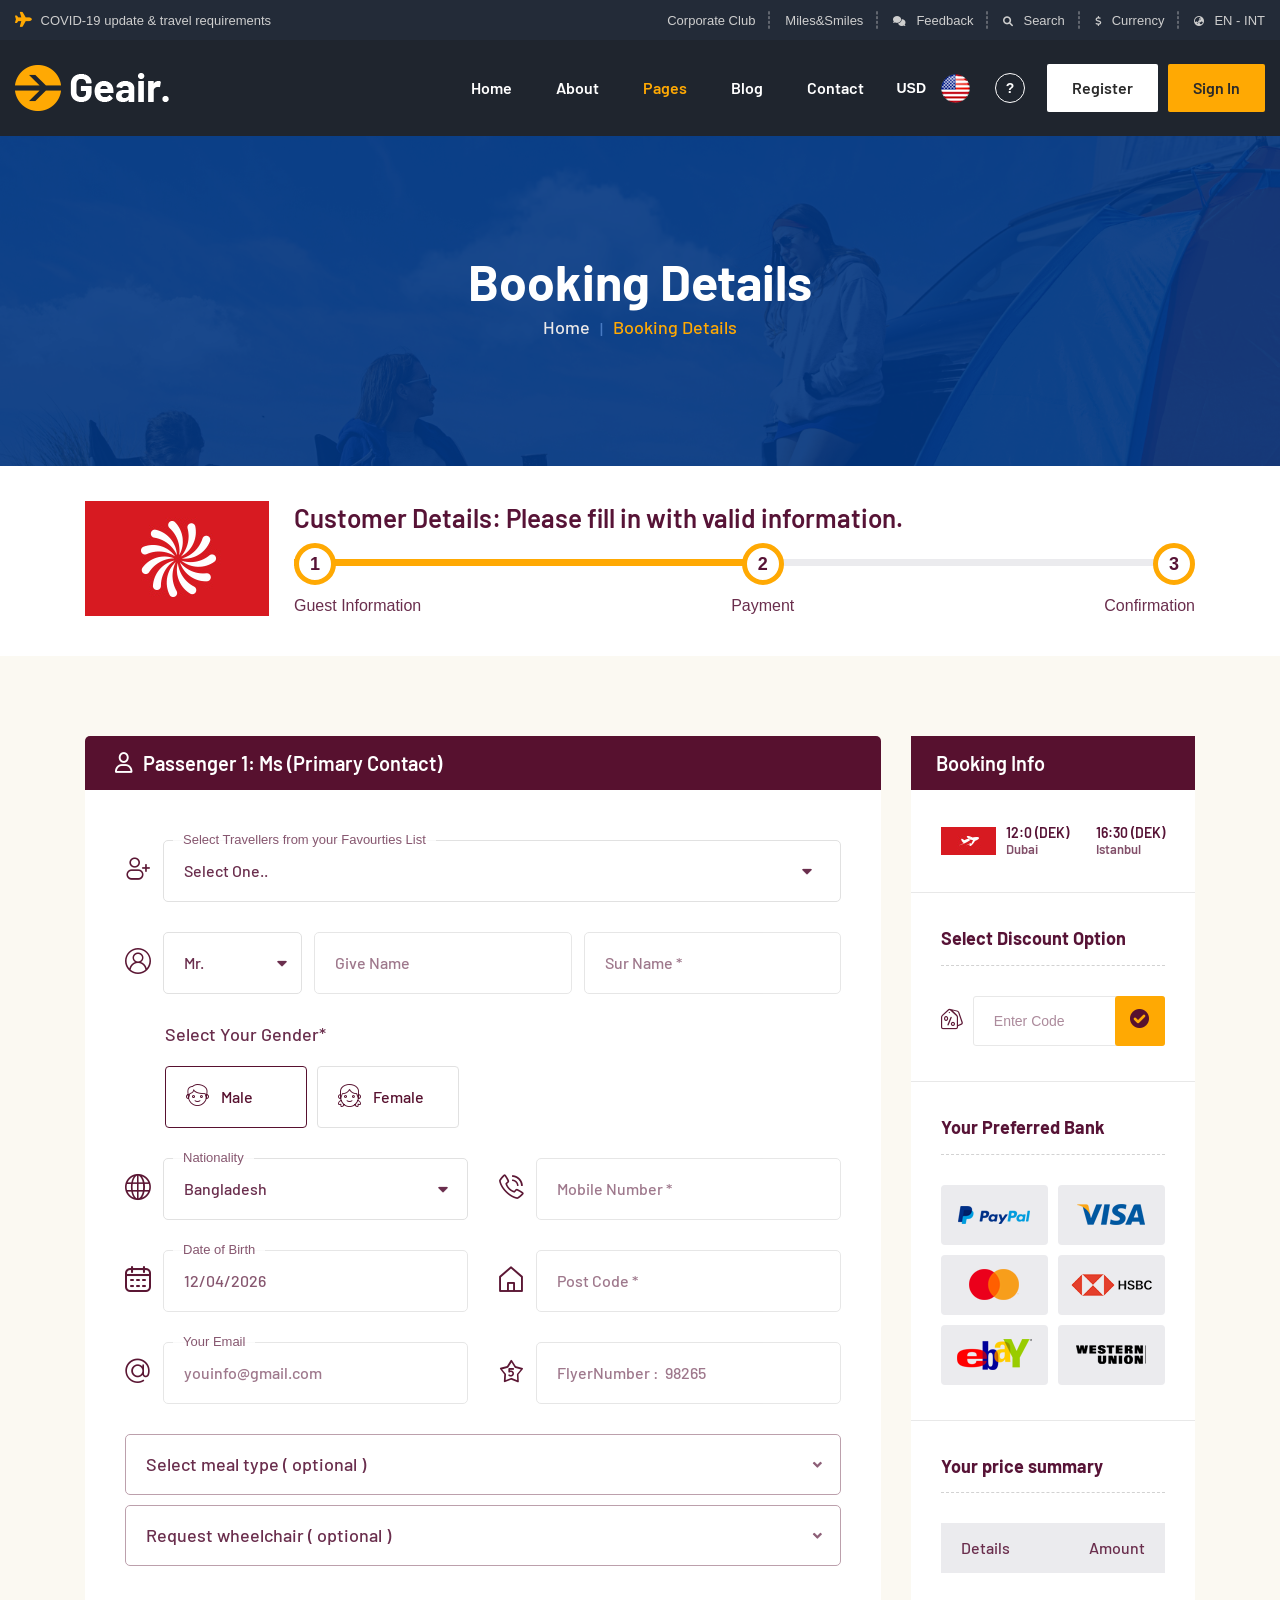
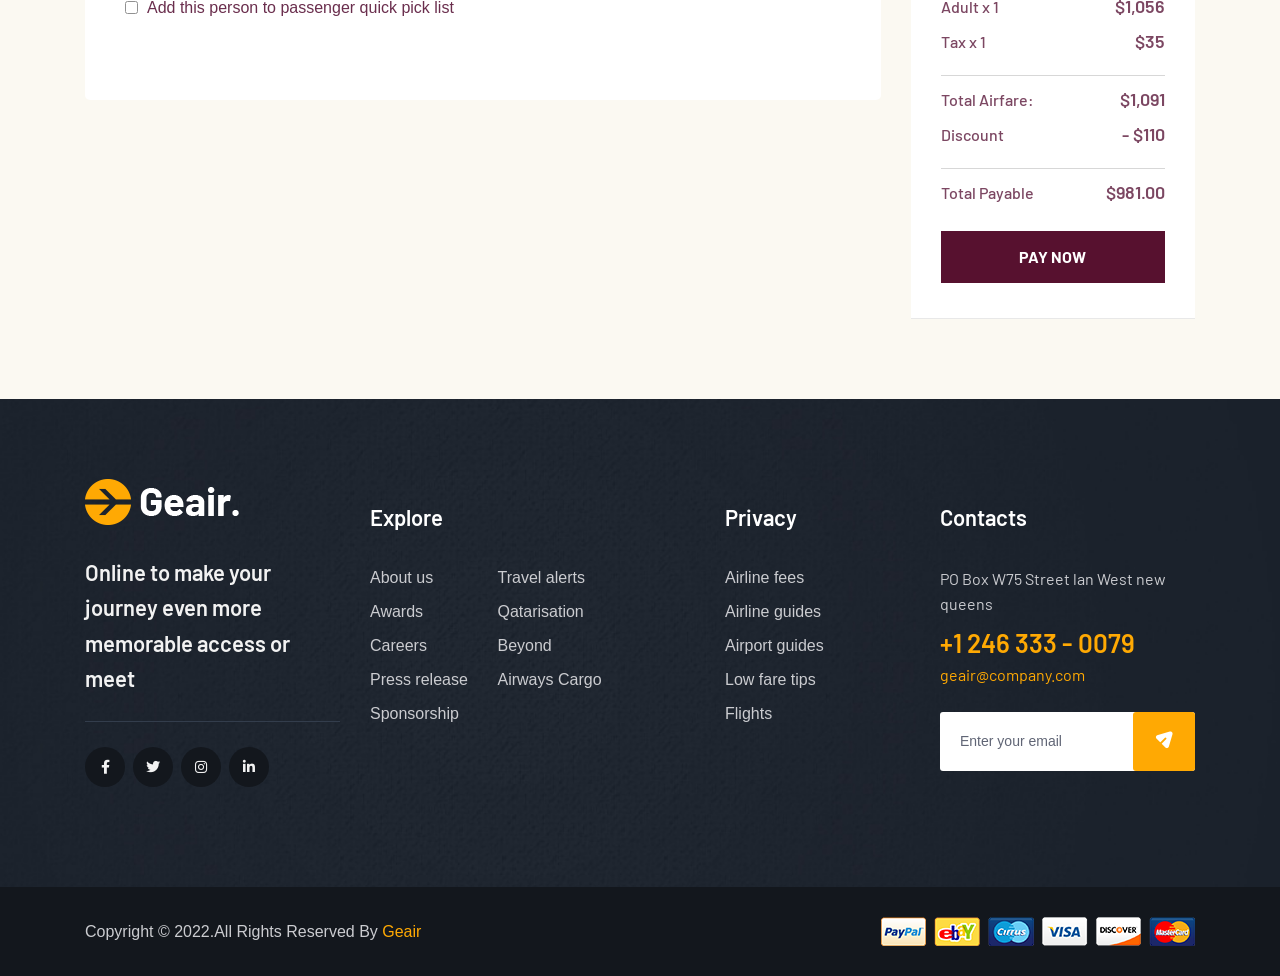
<file: FlightBooking/wwwroot/geair/booking-details.html>
<!doctype html>
<html class="no-js" lang="">
    <head>
        <meta charset="utf-8">
        <meta http-equiv="x-ua-compatible" content="ie=edge">
        <title>Geair - Air Ticket Booking System HTML Template</title>
        <meta name="description" content="">
        <meta name="viewport" content="width=device-width, initial-scale=1">

		<link rel="shortcut icon" type="image/x-icon" href="assets/img/favicon.png">
        <!-- Place favicon.ico in the root directory -->

		<!-- CSS here -->
        <link rel="stylesheet" href="assets/css/bootstrap.min.css">
        <link rel="stylesheet" href="assets/css/animate.min.css">
        <link rel="stylesheet" href="assets/css/magnific-popup.css">
        <link rel="stylesheet" href="assets/css/fontawesome-all.min.css">
        <link rel="stylesheet" href="assets/css/bootstrap-datepicker.min.css">
        <link rel="stylesheet" href="assets/css/odometer.css">
        <link rel="stylesheet" href="assets/css/flaticon.css">
        <link rel="stylesheet" href="assets/css/jquery-ui.css">
        <link rel="stylesheet" href="assets/css/slick.css">
        <link rel="stylesheet" href="assets/css/default.css">
        <link rel="stylesheet" href="assets/css/style.css">
        <link rel="stylesheet" href="assets/css/responsive.css">
    </head>
    <body class="white-background">

        <!-- preloader -->
        <div id="preloader">
            <div id="loading-center">
                <div class="loader">
                    <div class="loader-outter"></div>
                    <div class="loader-inner"></div>
                </div>
            </div>
        </div>
        <!-- preloader-end -->

		<!-- Scroll-top -->
        <button class="scroll-top scroll-to-target" data-target="html">
            <i class="fas fa-angle-up"></i>
        </button>
        <!-- Scroll-top-end-->

        <!-- header-area -->
        <header>
            <div class="header-top">
                <div class="container custom-container">
                    <div class="row">
                        <div class="col-xl-4">
                            <div class="header-top-left">
                                <a href="#"><i class="fa-solid fa-plane"></i> COVID-19 update & travel requirements</a>
                            </div>
                        </div>
                        <div class="col-xl-8">
                            <div class="header-top-right">
                                <ul>
                                    <li><a href="contact.html">Corporate Club</a></li>
                                    <li><a href="contact.html">Miles&Smiles</a></li>
                                    <li><a href="about.html"><i class="fa-solid fa-comments"></i>Feedback</a></li>
                                    <li><a href="#"><i class="fa-solid fa-magnifying-glass"></i>Search</a></li>
                                    <li><a href="contact.html"><i class="fa-solid fa-dollar-sign"></i>Currency</a></li>
                                    <li><a href="booking-list.html"><i class="fa-solid fa-earth-asia"></i>EN - INT</a></li>
                                </ul>
                            </div>
                        </div>
                    </div>
                </div>
            </div>
            <div id="sticky-header" class="menu-area menu-style-two">
                <div class="container custom-container">
                    <div class="row">
                        <div class="col-12">
                            <div class="mobile-nav-toggler"><i class="fas fa-bars"></i></div>
                            <div class="menu-wrap">
                                <nav class="menu-nav">
                                    <div class="logo"><a href="index.html"><img src="assets/img/logo/logo.png" alt=""></a></div>
                                    <div class="navbar-wrap main-menu d-none d-lg-flex">
                                        <ul class="navigation">
                                            <li><a href="index.html">Home</a></li>
                                            <li><a href="about.html">About</a></li>
                                            <li class="active menu-item-has-children"><a href="#">Pages</a>
                                                <ul class="submenu">
                                                    <li><a href="booking-list.html">Booking List</a></li>
                                                    <li class="active"><a href="booking-details.html">Booking Details</a></li>
                                                </ul>
                                            </li>
                                            <li class="menu-item-has-children"><a href="#">Blog</a>
                                                <ul class="submenu">
                                                    <li><a href="blog.html">Our Blog</a></li>
                                                    <li><a href="blog-details.html">Blog Details</a></li>
                                                </ul>
                                            </li>
                                            <li><a href="contact.html">Contact</a></li>
                                        </ul>
                                    </div>
                                    <div class="header-action d-none d-md-block">
                                        <ul>
                                            <li class="country"><a href="#">usd <img src="assets/img/icon/united-states.png" alt=""></a></li>
                                            <li class="question"><a href="contact.html">?</a></li>
                                            <li class="header-btn"><a href="contact.html" class="btn">Register</a></li>
                                            <li class="header-btn sign-in"><a href="contact.html" class="btn">Sign In</a></li>
                                        </ul>
                                    </div>
                                </nav>
                            </div>
                            <!-- Mobile Menu  -->
                            <div class="mobile-menu">
                                <nav class="menu-box">
                                    <div class="close-btn"><i class="fa-solid fa-xmark"></i></div>
                                    <div class="nav-logo"><a href="index.html"><img src="assets/img/logo/logo_02.png" alt="" title=""></a>
                                    </div>
                                    <div class="menu-outer">
                                        <!--Here Menu Will Come Automatically Via Javascript / Same Menu as in Header-->
                                    </div>
                                    <div class="social-links">
                                        <ul class="clearfix">
                                            <li><a href="#"><span class="fab fa-twitter"></span></a></li>
                                            <li><a href="#"><span class="fab fa-facebook-f"></span></a></li>
                                            <li><a href="#"><span class="fab fa-pinterest-p"></span></a></li>
                                            <li><a href="#"><span class="fab fa-instagram"></span></a></li>
                                            <li><a href="#"><span class="fab fa-youtube"></span></a></li>
                                        </ul>
                                    </div>
                                </nav>
                            </div>
                            <div class="menu-backdrop"></div>
                            <!-- End Mobile Menu -->
                        </div>
                    </div>
                </div>
            </div>
        </header>
        <!-- header-area-end -->


        <!-- main-area -->
        <main>

            <!-- breadcrumb-area -->
            <section class="breadcrumb-area breadcrumb-bg">
                <div class="container">
                    <div class="row justify-content-center">
                        <div class="col-lg-8">
                            <div class="breadcrumb-content text-center">
                                <h2 class="title">Booking Details</h2>
                                <nav aria-label="breadcrumb">
                                    <ol class="breadcrumb">
                                        <li class="breadcrumb-item"><a href="index.html">Home</a></li>
                                        <li class="breadcrumb-item active" aria-current="page">Booking Details</li>
                                    </ol>
                                </nav>
                            </div>
                        </div>
                    </div>
                </div>
            </section>
            <!-- breadcrumb-area-end -->

            <!-- customer-details-area -->
            <section class="customer-details-area">
                <div class="container">
                    <div class="row">
                        <div class="col-12">
                            <div class="customer-details-content">
                                <div class="icon">
                                    <img src="assets/img/icon/customer_det_icon.jpg" alt="">
                                </div>
                                <div class="content">
                                    <h2 class="title">Customer Details: Please fill in with valid information.</h2>
                                    <div class="customer-progress-wrap">
                                        <div class="progress">
                                            <div class="progress-bar" role="progressbar" style="width: 50%;" aria-valuenow="50" aria-valuemin="0"
                                                aria-valuemax="100"></div>
                                        </div>
                                        <div class="customer-progress-step">
                                            <ul>
                                                <li>
                                                    <span>1</span>
                                                    <p>Guest Information</p>
                                                </li>
                                                <li>
                                                    <span>2</span>
                                                    <p>Payment</p>
                                                </li>
                                                <li>
                                                    <span>3</span>
                                                    <p>Confirmation</p>
                                                </li>
                                            </ul>
                                        </div>
                                    </div>
                                </div>
                            </div>
                        </div>
                    </div>
                </div>
            </section>
            <!-- customer-details-area-end -->

            <!-- booking-details-area -->
            <section class="booking-details-area">
                <div class="container">
                    <div class="row justify-content-center">
                        <div class="col-73">
                            <div class="primary-contact">
                                <i class="fa-regular fa-user"></i>
                                <h2 class="title">Passenger 1: Ms (Primary Contact)</h2>
                            </div>
                            <div class="booking-details-wrap">
                                <form action="#">
                                    <div class="form-grp select-form">
                                        <div class="icon">
                                            <i class="flaticon-add-user"></i>
                                        </div>
                                        <div class="form">
                                            <label for="shortBy">Select Travellers from your Favourties List</label>
                                            <select id="shortBy" name="select" class="form-select" aria-label="Default select example">
                                                <option value="">Select One..</option>
                                                <option>Select Two..</option>
                                                <option>Select Three..</option>
                                                <option>Select Four..</option>
                                                <option>Select Five..</option>
                                            </select>
                                        </div>
                                    </div>
                                    <ul>
                                        <li>
                                            <div class="form-grp">
                                                <div class="icon">
                                                    <i class="flaticon-user-1"></i>
                                                </div>
                                                <div class="form">
                                                    <select id="title" name="select" class="form-select" aria-label="Default select example">
                                                        <option value="">Mr.</option>
                                                        <option>Mrs.</option>
                                                        <option>Others..</option>
                                                    </select>
                                                </div>
                                            </div>
                                        </li>
                                        <li>
                                            <div class="form-grp">
                                                <input type="text" placeholder="Give Name">
                                            </div>
                                        </li>
                                        <li>
                                            <div class="form-grp">
                                                <input type="text" placeholder="Sur Name *">
                                            </div>
                                        </li>
                                    </ul>
                                    <div class="gender-select">
                                        <h2 class="title">Select Your Gender*</h2>
                                        <ul>
                                            <li class="active"><i class="flaticon-little-kid"></i> Male</li>
                                            <li><i class="flaticon-little-girl"></i> Female</li>
                                        </ul>
                                    </div>
                                    <div class="row">
                                        <div class="col-md-6">
                                            <div class="form-grp">
                                                <div class="icon">
                                                    <i class="flaticon-globe-1"></i>
                                                </div>
                                                <div class="form">
                                                    <label for="nationality">Nationality</label>
                                                    <select id="nationality" name="select" class="form-select" aria-label="Default select example">
                                                        <option value="">Bangladesh</option>
                                                        <option>United States</option>
                                                        <option>Dubai</option>
                                                        <option>Saudi Arabia</option>
                                                        <option>Australia</option>
                                                        <option>South Africa</option>
                                                        <option>Pakistan</option>
                                                    </select>
                                                </div>
                                            </div>
                                        </div>
                                        <div class="col-md-6">
                                            <div class="form-grp">
                                                <div class="icon">
                                                    <i class="flaticon-telephone-call"></i>
                                                </div>
                                                <div class="form">
                                                    <input type="number" placeholder="Mobile Number *">
                                                </div>
                                            </div>
                                        </div>
                                        <div class="col-md-6">
                                            <div class="form-grp">
                                                <div class="icon">
                                                    <i class="flaticon-calendar"></i>
                                                </div>
                                                <div class="form">
                                                    <label for="shortBy">Date of Birth</label>
                                                    <input type="text" class="date" placeholder="Select Date">
                                                </div>
                                            </div>
                                        </div>
                                        <div class="col-md-6">
                                            <div class="form-grp">
                                                <div class="icon">
                                                    <i class="flaticon-home"></i>
                                                </div>
                                                <div class="form">
                                                    <input type="text" placeholder="Post Code *">
                                                </div>
                                            </div>
                                        </div>
                                        <div class="col-md-6">
                                            <div class="form-grp">
                                                <div class="icon">
                                                    <i class="flaticon-arroba"></i>
                                                </div>
                                                <div class="form">
                                                    <label for="email">Your Email</label>
                                                    <input type="email" id="email" placeholder="youinfo@gmail.com">
                                                </div>
                                            </div>
                                        </div>
                                        <div class="col-md-6">
                                            <div class="form-grp">
                                                <div class="icon">
                                                    <i class="flaticon-five-stars"></i>
                                                </div>
                                                <div class="form">
                                                    <input type="text" placeholder="FlyerNumber :  98265">
                                                </div>
                                            </div>
                                        </div>
                                    </div>
                                    <div class="optional-item">
                                        <div class="form-grp">
                                            <div class="form">
                                                <select id="optional" name="select" class="form-select" aria-label="Default select example">
                                                    <option value="">Select meal type ( optional )</option>
                                                    <option>Select meal type ( optional )</option>
                                                    <option>Select meal type ( optional )</option>
                                                    <option>Select meal type ( optional )</option>
                                                </select>
                                            </div>
                                        </div>
                                        <div class="form-grp">
                                            <div class="form">
                                                <select id="optionalTwo" name="select" class="form-select" aria-label="Default select example">
                                                    <option value="">Request wheelchair ( optional )</option>
                                                    <option>Request wheelchair ( optional )</option>
                                                    <option>Select meal type ( optional )</option>
                                                    <option>Select meal type ( optional )</option>
                                                </select>
                                            </div>
                                        </div>
                                    </div>
                                    <div class="form-grp checkbox-grp">
                                        <input type="checkbox" id="checkbox">
                                        <label for="checkbox">Add this person to passenger quick pick list</label>
                                    </div>
                                </form>
                            </div>
                        </div>
                        <div class="col-27">
                            <aside class="booking-sidebar">
                                <h2 class="main-title">Booking Info</h2>
                                <div class="widget">
                                    <ul class="flight-info">
                                        <li><img src="assets/img/icon/sidebar_flight_icon.jpg" alt=""> <p>12:0 (DEK) <span>Dubai</span></p></li>
                                        <li><p>16:30 (DEK) <span>istanbul</span></p></li>
                                    </ul>
                                </div>
                                <div class="widget">
                                    <h2 class="widget-title">Select Discount Option</h2>
                                    <form action="#" class="discount-form">
                                        <i class="flaticon-coupon"></i>
                                        <input type="text" placeholder="Enter Code">
                                        <button type="submit"><i class="flaticon-tick-1"></i></button>
                                    </form>
                                </div>
                                <div class="widget">
                                    <h2 class="widget-title">Your Preferred Bank</h2>
                                    <ul class="preferred-bank-wrap">
                                        <li><a href="#"><img src="assets/img/images/bank_logo01.png" alt=""></a></li>
                                        <li><a href="#"><img src="assets/img/images/bank_logo02.png" alt=""></a></li>
                                        <li><a href="#"><img src="assets/img/images/bank_logo03.png" alt=""></a></li>
                                        <li><a href="#"><img src="assets/img/images/bank_logo04.png" alt=""></a></li>
                                        <li><a href="#"><img src="assets/img/images/bank_logo05.png" alt=""></a></li>
                                        <li><a href="#"><img src="assets/img/images/bank_logo06.png" alt=""></a></li>
                                    </ul>
                                </div>
                                <div class="widget">
                                    <h2 class="widget-title">Your price summary</h2>
                                    <div class="price-summary-top">
                                        <ul>
                                            <li>Details</li>
                                            <li>Amount</li>
                                        </ul>
                                    </div>
                                    <div class="price-summary-detail">
                                        <ul>
                                            <li>Adult x 1 <span>$1,056</span></li>
                                            <li>Tax x 1 <span>$35</span></li>
                                            <li>Total Airfare: <span>$1,091</span></li>
                                            <li>Discount<span>- $110</span></li>
                                            <li>Total Payable<span>$981.00</span></li>
                                        </ul>
                                        <a href="#" class="btn">Pay now</a>
                                    </div>
                                </div>
                            </aside>
                        </div>
                    </div>
                </div>
            </section>
            <!-- booking-details-area-end -->

        </main>
        <!-- main-area-end -->

        <!-- footer-area -->
        <footer>
            <div class="footer-area footer-bg">
                <div class="footer-top">
                    <div class="container">
                        <div class="row">
                            <div class="col-xl-3 col-lg-4 col-md-6">
                                <div class="footer-widget">
                                    <div class="footer-logo">
                                        <a href="index.html"><img src="assets/img/logo/logo.png" alt=""></a>
                                    </div>
                                    <div class="footer-content">
                                        <p>Online to make your journey even more memorable access or meet</p>
                                        <ul class="footer-social">
                                            <li><a href="#"><i class="fa-brands fa-facebook-f"></i></a></li>
                                            <li><a href="#"><i class="fa-brands fa-twitter"></i></a></li>
                                            <li><a href="#"><i class="fa-brands fa-instagram"></i></a></li>
                                            <li><a href="#"><i class="fa-brands fa-linkedin-in"></i></a></li>
                                        </ul>
                                    </div>
                                </div>
                            </div>
                            <div class="col-xl-3 col-lg-4 col-md-6">
                                <div class="footer-widget">
                                    <div class="fw-title">
                                        <h4 class="title">Explore</h4>
                                    </div>
                                    <div class="fw-link">
                                        <ul>
                                            <li><a href="about.html">About us</a></li>
                                            <li><a href="contact.html">Travel alerts</a></li>
                                            <li><a href="contact.html">Awards</a></li>
                                            <li><a href="contact.html">Qatarisation</a></li>
                                            <li><a href="contact.html">Careers</a></li>
                                            <li><a href="contact.html">Beyond</a></li>
                                            <li><a href="contact.html">Press release</a></li>
                                            <li><a href="contact.html">Airways Cargo</a></li>
                                            <li><a href="contact.html">Sponsorship</a></li>
                                        </ul>
                                    </div>
                                </div>
                            </div>
                            <div class="col-xl-3 col-lg-4 col-sm-4">
                                <div class="footer-widget privacy">
                                    <div class="fw-title">
                                        <h4 class="title">Privacy</h4>
                                    </div>
                                    <div class="fw-link">
                                        <ul>
                                            <li><a href="booking-list.html">Airline fees</a></li>
                                            <li><a href="booking-list.html">Airline guides</a></li>
                                            <li><a href="booking-list.html">Airport guides</a></li>
                                            <li><a href="booking-list.html">Low fare tips</a></li>
                                            <li><a href="booking-list.html">Flights</a></li>
                                        </ul>
                                    </div>
                                </div>
                            </div>
                            <div class="col-xl-3 col-lg-4 col-sm-8">
                                <div class="footer-widget">
                                    <div class="fw-title">
                                        <h4 class="title">Contacts</h4>
                                    </div>
                                    <div class="footer-contact">
                                        <p>PO Box W75 Street lan West new queens</p>
                                        <h2 class="title"><a href="tel:0123456789">+1 246 333 - 0079</a></h2>
                                        <a href="#">geair@company.com</a>
                                        <form action="#">
                                            <input type="email" placeholder="Enter your email">
                                            <button type="submit"><i class="flaticon-send"></i></button>
                                        </form>
                                    </div>
                                </div>
                            </div>
                        </div>
                    </div>
                </div>
                <div class="footer-bottom">
                    <div class="container">
                        <div class="row align-items-center">
                            <div class="col-lg-6">
                                <div class="copyright-text">
                                    <p>Copyright © 2022.All Rights Reserved By <span>Geair</span></p>
                                </div>
                            </div>
                            <div class="col-lg-6">
                                <div class="cart-img text-end">
                                    <img src="assets/img/images/cart.png" alt="">
                                </div>
                            </div>
                        </div>
                    </div>
                </div>
            </div>
        </footer>
        <!-- footer-area-end -->


        <!-- JS here -->
        <script src="assets/js/vendor/jquery-3.6.0.min.js"></script>
        <script src="assets/js/bootstrap.min.js"></script>
        <script src="assets/js/isotope.pkgd.min.js"></script>
        <script src="assets/js/imagesloaded.pkgd.min.js"></script>
        <script src="assets/js/jquery.magnific-popup.min.js"></script>
        <script src="assets/js/jquery.odometer.min.js"></script>
        <script src="assets/js/bootstrap-datepicker.min.js"></script>
        <script src="assets/js/jquery.appear.js"></script>
        <script src="assets/js/slick.min.js"></script>
        <script src="assets/js/jquery-ui.min.js"></script>
        <script src="assets/js/wow.min.js"></script>
        <script src="assets/js/main.js"></script>
    </body>
</html>
</file>
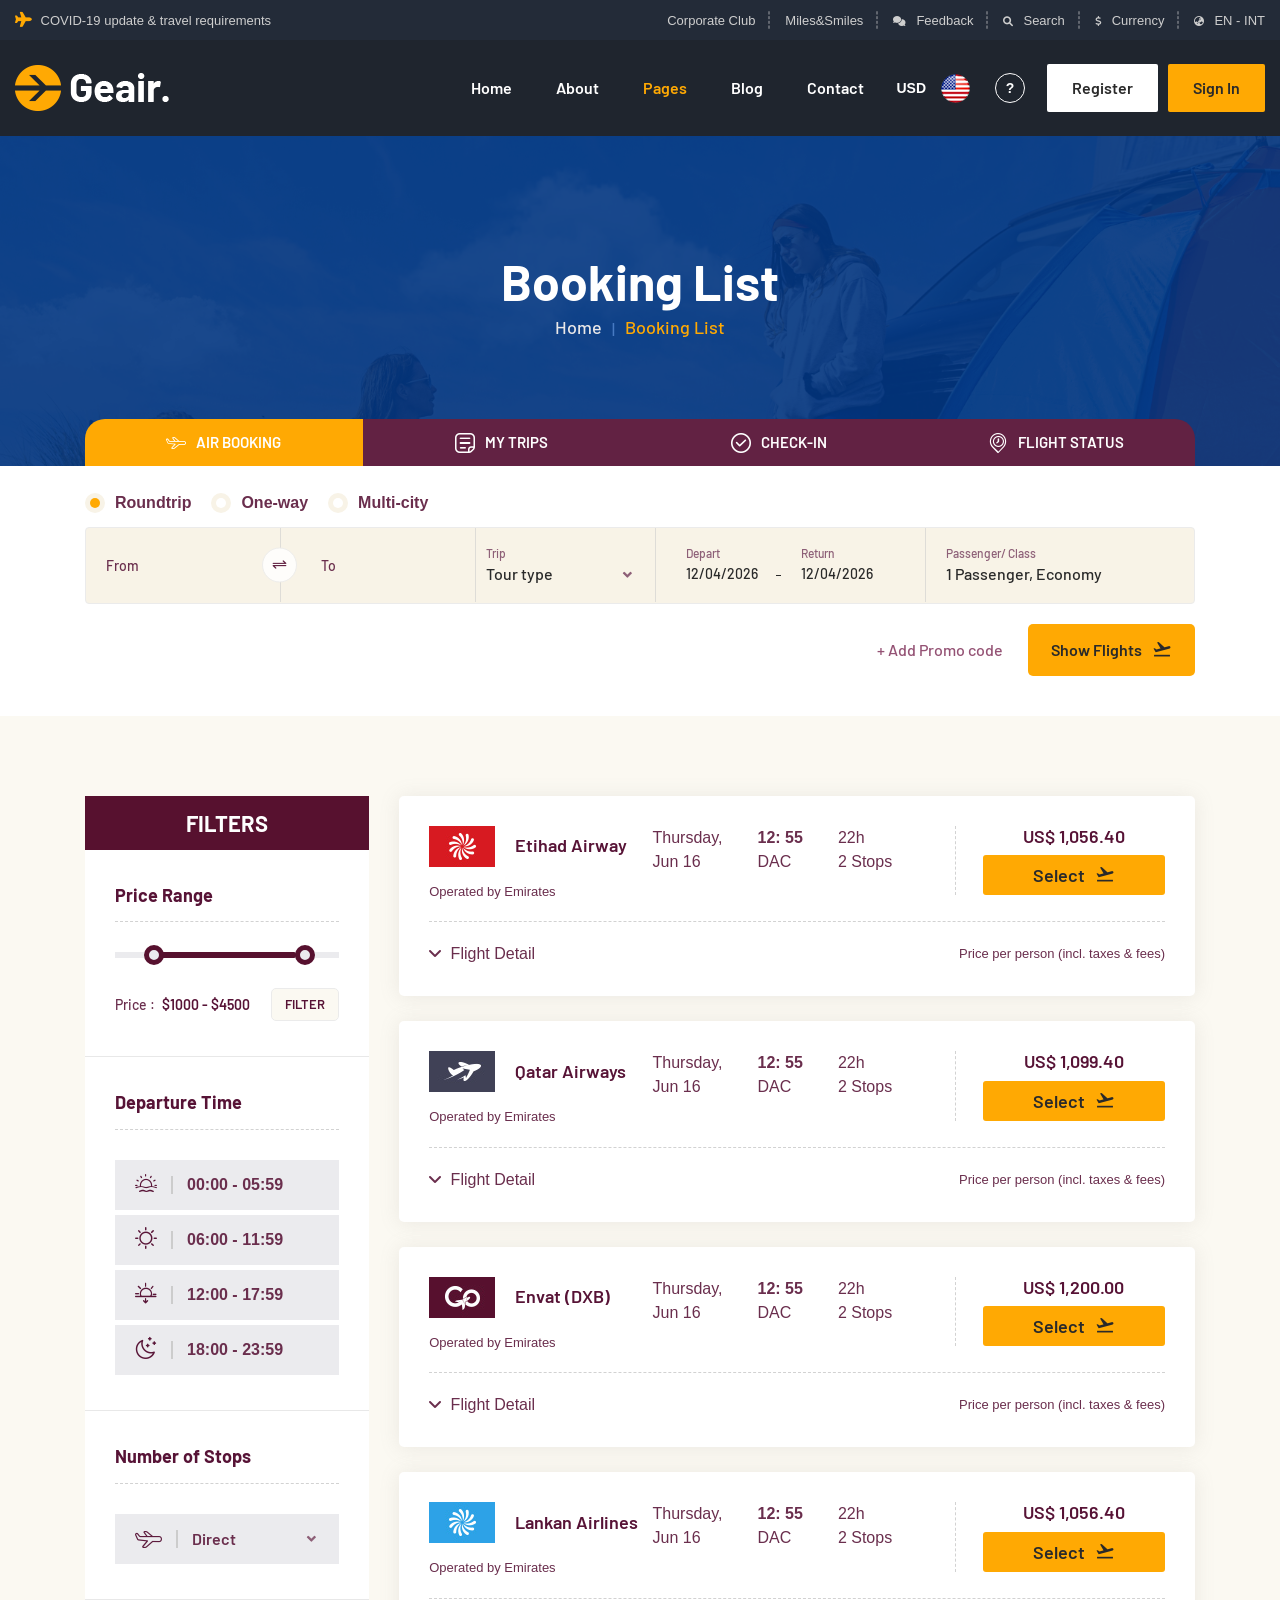
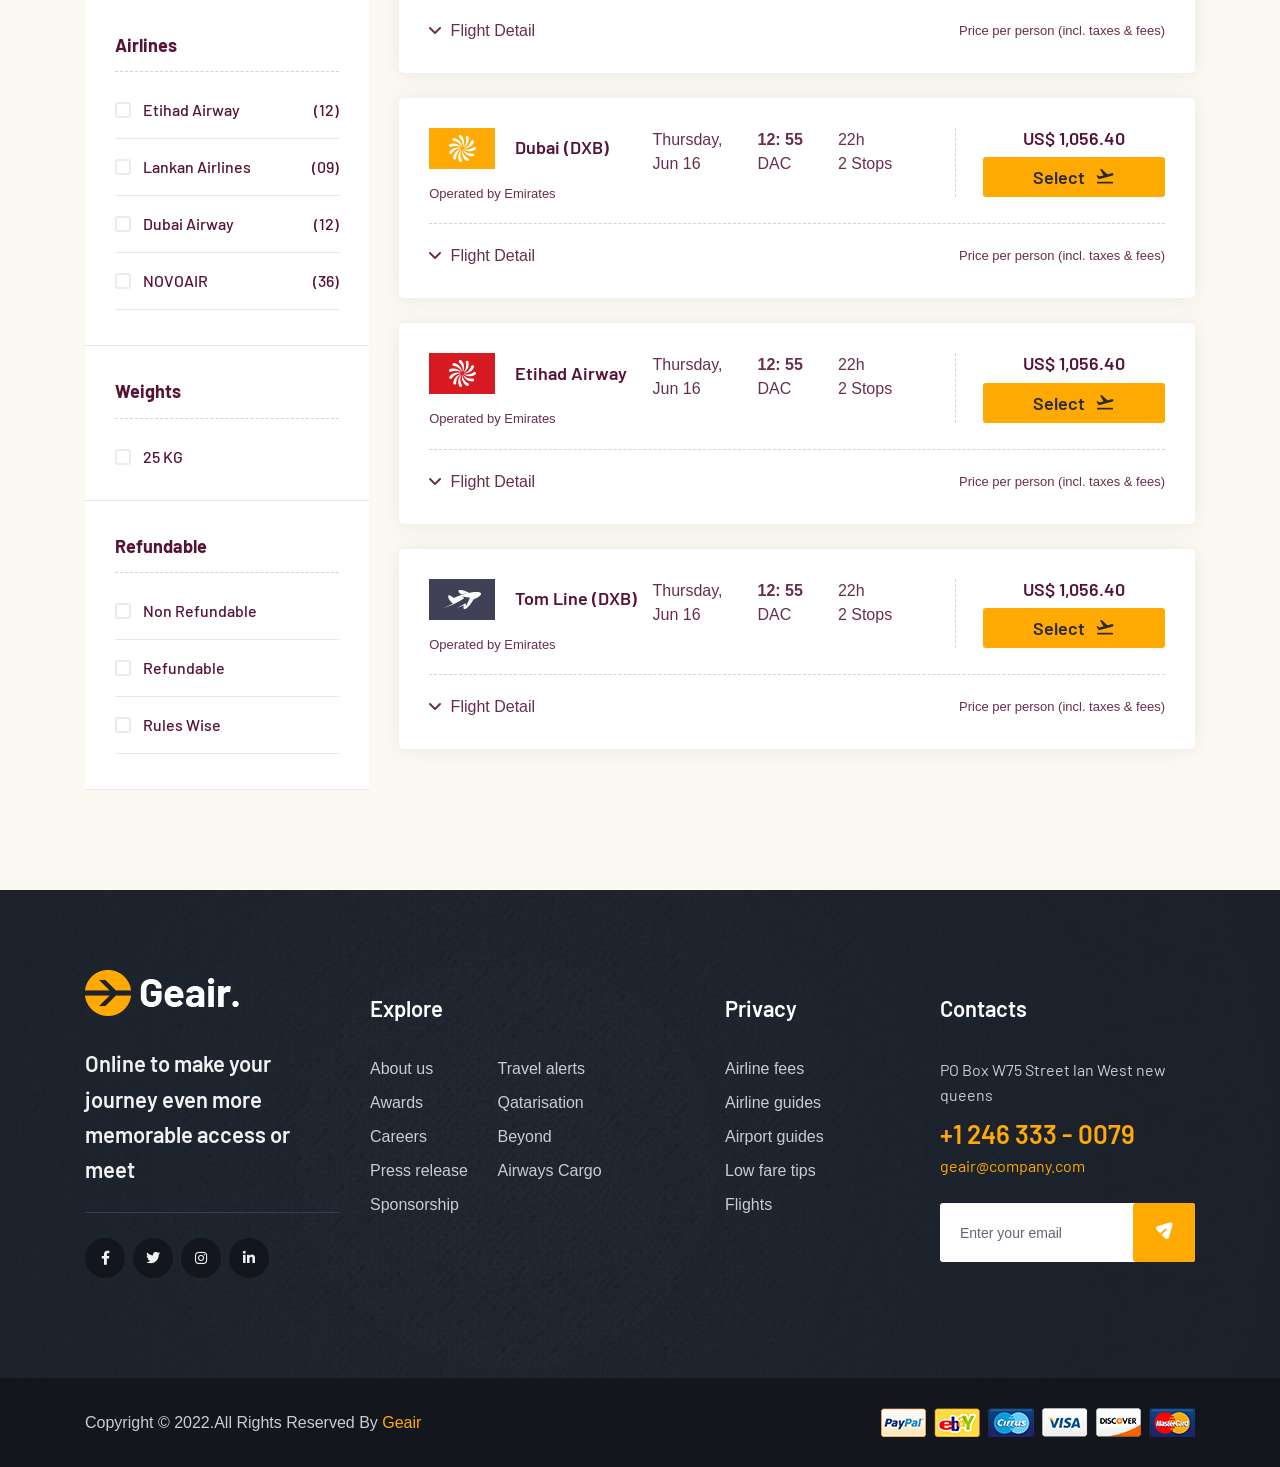
<file: FlightBooking/wwwroot/geair/booking-list.html>
<!doctype html>
<html class="no-js" lang="">
    <head>
        <meta charset="utf-8">
        <meta http-equiv="x-ua-compatible" content="ie=edge">
        <title>Geair - Air Ticket Booking System HTML Template</title>
        <meta name="description" content="">
        <meta name="viewport" content="width=device-width, initial-scale=1">

		<link rel="shortcut icon" type="image/x-icon" href="assets/img/favicon.png">
        <!-- Place favicon.ico in the root directory -->

		<!-- CSS here -->
        <link rel="stylesheet" href="assets/css/bootstrap.min.css">
        <link rel="stylesheet" href="assets/css/animate.min.css">
        <link rel="stylesheet" href="assets/css/magnific-popup.css">
        <link rel="stylesheet" href="assets/css/fontawesome-all.min.css">
        <link rel="stylesheet" href="assets/css/bootstrap-datepicker.min.css">
        <link rel="stylesheet" href="assets/css/odometer.css">
        <link rel="stylesheet" href="assets/css/flaticon.css">
        <link rel="stylesheet" href="assets/css/jquery-ui.css">
        <link rel="stylesheet" href="assets/css/slick.css">
        <link rel="stylesheet" href="assets/css/default.css">
        <link rel="stylesheet" href="assets/css/style.css">
        <link rel="stylesheet" href="assets/css/responsive.css">
    </head>
    <body class="white-background">

        <!-- preloader -->
        <div id="preloader">
            <div id="loading-center">
                <div class="loader">
                    <div class="loader-outter"></div>
                    <div class="loader-inner"></div>
                </div>
            </div>
        </div>
        <!-- preloader-end -->

		<!-- Scroll-top -->
        <button class="scroll-top scroll-to-target" data-target="html">
            <i class="fas fa-angle-up"></i>
        </button>
        <!-- Scroll-top-end-->

        <!-- header-area -->
        <header>
            <div class="header-top">
                <div class="container custom-container">
                    <div class="row">
                        <div class="col-xl-4">
                            <div class="header-top-left">
                                <a href="#"><i class="fa-solid fa-plane"></i> COVID-19 update & travel requirements</a>
                            </div>
                        </div>
                        <div class="col-xl-8">
                            <div class="header-top-right">
                                <ul>
                                    <li><a href="contact.html">Corporate Club</a></li>
                                    <li><a href="contact.html">Miles&Smiles</a></li>
                                    <li><a href="about.html"><i class="fa-solid fa-comments"></i>Feedback</a></li>
                                    <li><a href="#"><i class="fa-solid fa-magnifying-glass"></i>Search</a></li>
                                    <li><a href="contact.html"><i class="fa-solid fa-dollar-sign"></i>Currency</a></li>
                                    <li><a href="booking-list.html"><i class="fa-solid fa-earth-asia"></i>EN - INT</a></li>
                                </ul>
                            </div>
                        </div>
                    </div>
                </div>
            </div>
            <div id="sticky-header" class="menu-area menu-style-two">
                <div class="container custom-container">
                    <div class="row">
                        <div class="col-12">
                            <div class="mobile-nav-toggler"><i class="fas fa-bars"></i></div>
                            <div class="menu-wrap">
                                <nav class="menu-nav">
                                    <div class="logo"><a href="index.html"><img src="assets/img/logo/logo.png" alt=""></a></div>
                                    <div class="navbar-wrap main-menu d-none d-lg-flex">
                                        <ul class="navigation">
                                            <li><a href="index.html">Home</a></li>
                                            <li><a href="about.html">About</a></li>
                                            <li class="active menu-item-has-children"><a href="#">Pages</a>
                                                <ul class="submenu">
                                                    <li class="active"><a href="booking-list.html">Booking List</a></li>
                                                    <li><a href="booking-details.html">Booking Details</a></li>
                                                </ul>
                                            </li>
                                            <li class="menu-item-has-children"><a href="#">Blog</a>
                                                <ul class="submenu">
                                                    <li><a href="blog.html">Our Blog</a></li>
                                                    <li><a href="blog-details.html">Blog Details</a></li>
                                                </ul>
                                            </li>
                                            <li><a href="contact.html">Contact</a></li>
                                        </ul>
                                    </div>
                                    <div class="header-action d-none d-md-block">
                                        <ul>
                                            <li class="country"><a href="#">usd <img src="assets/img/icon/united-states.png" alt=""></a></li>
                                            <li class="question"><a href="contact.html">?</a></li>
                                            <li class="header-btn"><a href="contact.html" class="btn">Register</a></li>
                                            <li class="header-btn sign-in"><a href="contact.html" class="btn">Sign In</a></li>
                                        </ul>
                                    </div>
                                </nav>
                            </div>
                            <!-- Mobile Menu  -->
                            <div class="mobile-menu">
                                <nav class="menu-box">
                                    <div class="close-btn"><i class="fa-solid fa-xmark"></i></div>
                                    <div class="nav-logo"><a href="index.html"><img src="assets/img/logo/logo_02.png" alt="" title=""></a>
                                    </div>
                                    <div class="menu-outer">
                                        <!--Here Menu Will Come Automatically Via Javascript / Same Menu as in Header-->
                                    </div>
                                    <div class="social-links">
                                        <ul class="clearfix">
                                            <li><a href="#"><span class="fab fa-twitter"></span></a></li>
                                            <li><a href="#"><span class="fab fa-facebook-f"></span></a></li>
                                            <li><a href="#"><span class="fab fa-pinterest-p"></span></a></li>
                                            <li><a href="#"><span class="fab fa-instagram"></span></a></li>
                                            <li><a href="#"><span class="fab fa-youtube"></span></a></li>
                                        </ul>
                                    </div>
                                </nav>
                            </div>
                            <div class="menu-backdrop"></div>
                            <!-- End Mobile Menu -->
                        </div>
                    </div>
                </div>
            </div>
        </header>
        <!-- header-area-end -->


        <!-- main-area -->
        <main>

            <!-- breadcrumb-area -->
            <section class="breadcrumb-area breadcrumb-bg">
                <div class="container">
                    <div class="row justify-content-center">
                        <div class="col-lg-8">
                            <div class="breadcrumb-content text-center">
                                <h2 class="title">Booking List</h2>
                                <nav aria-label="breadcrumb">
                                    <ol class="breadcrumb">
                                        <li class="breadcrumb-item"><a href="index.html">Home</a></li>
                                        <li class="breadcrumb-item active" aria-current="page">Booking List</li>
                                    </ol>
                                </nav>
                            </div>
                        </div>
                    </div>
                </div>
            </section>
            <!-- breadcrumb-area-end -->

            <!-- booking-area -->
            <div class="booking-area booking-style-two">
                <div class="container">
                    <div class="row">
                        <div class="col-lg-12">
                            <div class="booking-wrap">
                                <ul class="nav nav-tabs" id="myTab" role="tablist">
                                    <li class="nav-item" role="presentation">
                                        <button class="nav-link active" id="bOOKing-tab" data-bs-toggle="tab"
                                            data-bs-target="#bOOKing-tab-pane" type="button" role="tab"
                                            aria-controls="bOOKing-tab-pane" aria-selected="true"><i class="flaticon-flight"></i>air
                                            BOOKing</button>
                                    </li>
                                    <li class="nav-item" role="presentation">
                                        <button class="nav-link" id="trips-tab" data-bs-toggle="tab"
                                            data-bs-target="#trips-tab-pane" type="button" role="tab" aria-controls="trips-tab-pane"
                                            aria-selected="false"><i class="flaticon-file"></i> my trips</button>
                                    </li>
                                    <li class="nav-item" role="presentation">
                                        <button class="nav-link" id="check-tab" data-bs-toggle="tab"
                                            data-bs-target="#check-tab-pane" type="button" role="tab" aria-controls="check-tab-pane"
                                            aria-selected="false"><i class="flaticon-tick"></i> check-in</button>
                                    </li>
                                    <li class="nav-item" role="presentation">
                                        <button class="nav-link" id="flight-tab" data-bs-toggle="tab"
                                            data-bs-target="#flight-tab-pane" type="button" role="tab"
                                            aria-controls="flight-tab-pane" aria-selected="false"><i class="flaticon-clock"></i>
                                            Flight status</button>
                                    </li>
                                </ul>
                                <div class="tab-content" id="myTabContent">
                                    <div class="tab-pane fade show active" id="bOOKing-tab-pane" role="tabpanel"
                                        aria-labelledby="bOOKing-tab" tabindex="0">
                                        <div class="row">
                                            <div class="col-lg-12">
                                                <div class="tab-content-wrap">
                                                    <div class="content-top">
                                                        <ul>
                                                            <li class="active"><a href="#">Roundtrip</a></li>
                                                            <li><a href="#">One-way</a></li>
                                                            <li><a href="#">Multi-city</a></li>
                                                        </ul>
                                                    </div>
                                                    <form action="#" class="booking-form">
                                                        <ul>
                                                            <li>
                                                                <div class="form-grp">
                                                                    <input type="text" placeholder="From">
                                                                </div>
                                                            </li>
                                                            <li>
                                                                <div class="form-grp">
                                                                    <input type="text" placeholder="To">
                                                                    <button class="exchange-icon"><i
                                                                            class="flaticon-exchange-1"></i></button>
                                                                </div>
                                                            </li>
                                                            <li>
                                                                <div class="form-grp select">
                                                                    <label for="shortBy">Trip</label>
                                                                    <select id="shortBy" name="select" class="form-select"
                                                                        aria-label="Default select example">
                                                                        <option value="">Tour type</option>
                                                                        <option>Adventure Travel</option>
                                                                        <option>Family Tours</option>
                                                                        <option>Newest Item</option>
                                                                        <option>Nature & wildlife</option>
                                                                    </select>
                                                                </div>
                                                            </li>
                                                            <li>
                                                                <div class="form-grp date">
                                                                    <ul>
                                                                        <li>
                                                                            <label for="shortBy">Depart</label>
                                                                            <input type="text" class="date"
                                                                                placeholder="Select Date">
                                                                        </li>
                                                                        <li>
                                                                            <label for="shortBy">Return</label>
                                                                            <input type="text" class="date"
                                                                                placeholder="Select Date">
                                                                        </li>
                                                                    </ul>
                                                                </div>
                                                            </li>
                                                            <li>
                                                                <div class="form-grp economy">
                                                                    <label for="text">Passenger/ Class</label>
                                                                    <input type="text" id="text" placeholder="1 Passenger, Economy">
                                                                </div>
                                                            </li>
                                                        </ul>
                                                    </form>
                                                    <div class="content-bottom">
                                                        <a href="booking-details.html" class="promo-code">+ Add Promo code</a>
                                                        <a href="booking-details.html" class="btn">Show Flights <i class="flaticon-flight-1"></i></a>
                                                    </div>
                                                </div>
                                            </div>
                                        </div>
                                    </div>
                                    <div class="tab-pane fade" id="trips-tab-pane" role="tabpanel" aria-labelledby="trips-tab"
                                        tabindex="0">
                                        <div class="row">
                                            <div class="col-lg-12">
                                                <div class="tab-content-wrap">
                                                    <div class="content-top">
                                                        <ul>
                                                            <li class="active"><a href="#">Roundtrip</a></li>
                                                            <li><a href="#">One-way</a></li>
                                                            <li><a href="#">Multi-city</a></li>
                                                        </ul>
                                                    </div>
                                                    <form action="#" class="booking-form">
                                                        <ul>
                                                            <li>
                                                                <div class="form-grp">
                                                                    <input type="text" placeholder="From">
                                                                </div>
                                                            </li>
                                                            <li>
                                                                <div class="form-grp">
                                                                    <input type="text" placeholder="To">
                                                                    <button class="exchange-icon"><i class="flaticon-exchange-1"></i></button>
                                                                </div>
                                                            </li>
                                                            <li>
                                                                <div class="form-grp select">
                                                                    <label for="shortByTwo">Trip</label>
                                                                    <select id="shortByTwo" name="select" class="form-select" aria-label="Default select example">
                                                                        <option value="">Tour type</option>
                                                                        <option>Adventure Travel</option>
                                                                        <option>Family Tours</option>
                                                                        <option>Newest Item</option>
                                                                        <option>Nature & wildlife</option>
                                                                    </select>
                                                                </div>
                                                            </li>
                                                            <li>
                                                                <div class="form-grp date">
                                                                    <ul>
                                                                        <li>
                                                                            <label for="shortBy">Depart</label>
                                                                            <input type="text" class="date" placeholder="Select Date">
                                                                        </li>
                                                                        <li>
                                                                            <label for="shortBy">Return</label>
                                                                            <input type="text" class="date" placeholder="Select Date">
                                                                        </li>
                                                                    </ul>
                                                                </div>
                                                            </li>
                                                            <li>
                                                                <div class="form-grp economy">
                                                                    <label for="textTwo">Passenger/ Class</label>
                                                                    <input type="text" id="textTwo" placeholder="1 Passenger, Economy">
                                                                </div>
                                                            </li>
                                                        </ul>
                                                    </form>
                                                    <div class="content-bottom">
                                                        <a href="booking-details.html" class="promo-code">+ Add Promo code</a>
                                                        <a href="booking-details.html" class="btn">Show Flights <i class="flaticon-flight-1"></i></a>
                                                    </div>
                                                </div>
                                            </div>
                                        </div>
                                    </div>
                                    <div class="tab-pane fade" id="check-tab-pane" role="tabpanel" aria-labelledby="check-tab"
                                        tabindex="0">
                                        <div class="row">
                                            <div class="col-lg-12">
                                                <div class="tab-content-wrap">
                                                    <div class="content-top">
                                                        <ul>
                                                            <li class="active"><a href="#">Roundtrip</a></li>
                                                            <li><a href="#">One-way</a></li>
                                                            <li><a href="#">Multi-city</a></li>
                                                        </ul>
                                                    </div>
                                                    <form action="#" class="booking-form">
                                                        <ul>
                                                            <li>
                                                                <div class="form-grp">
                                                                    <input type="text" placeholder="From">
                                                                </div>
                                                            </li>
                                                            <li>
                                                                <div class="form-grp">
                                                                    <input type="text" placeholder="To">
                                                                    <button class="exchange-icon"><i class="flaticon-exchange-1"></i></button>
                                                                </div>
                                                            </li>
                                                            <li>
                                                                <div class="form-grp select">
                                                                    <label for="shortByThree">Trip</label>
                                                                    <select id="shortByThree" name="select" class="form-select" aria-label="Default select example">
                                                                        <option value="">Tour type</option>
                                                                        <option>Adventure Travel</option>
                                                                        <option>Family Tours</option>
                                                                        <option>Newest Item</option>
                                                                        <option>Nature & wildlife</option>
                                                                    </select>
                                                                </div>
                                                            </li>
                                                            <li>
                                                                <div class="form-grp date">
                                                                    <ul>
                                                                        <li>
                                                                            <label for="shortBy">Depart</label>
                                                                            <input type="text" class="date" placeholder="Select Date">
                                                                        </li>
                                                                        <li>
                                                                            <label for="shortBy">Return</label>
                                                                            <input type="text" class="date" placeholder="Select Date">
                                                                        </li>
                                                                    </ul>
                                                                </div>
                                                            </li>
                                                            <li>
                                                                <div class="form-grp economy">
                                                                    <label for="textThree">Passenger/ Class</label>
                                                                    <input type="text" id="textThree" placeholder="1 Passenger, Economy">
                                                                </div>
                                                            </li>
                                                        </ul>
                                                    </form>
                                                    <div class="content-bottom">
                                                        <a href="booking-details.html" class="promo-code">+ Add Promo code</a>
                                                        <a href="booking-details.html" class="btn">Show Flights <i class="flaticon-flight-1"></i></a>
                                                    </div>
                                                </div>
                                            </div>
                                        </div>
                                    </div>
                                    <div class="tab-pane fade" id="flight-tab-pane" role="tabpanel" aria-labelledby="flight-tab"
                                        tabindex="0">
                                        <div class="row">
                                            <div class="col-lg-12">
                                                <div class="tab-content-wrap">
                                                    <div class="content-top">
                                                        <ul>
                                                            <li class="active"><a href="#">Roundtrip</a></li>
                                                            <li><a href="#">One-way</a></li>
                                                            <li><a href="#">Multi-city</a></li>
                                                        </ul>
                                                    </div>
                                                    <form action="#" class="booking-form">
                                                        <ul>
                                                            <li>
                                                                <div class="form-grp">
                                                                    <input type="text" placeholder="From">
                                                                </div>
                                                            </li>
                                                            <li>
                                                                <div class="form-grp">
                                                                    <input type="text" placeholder="To">
                                                                    <button class="exchange-icon"><i class="flaticon-exchange-1"></i></button>
                                                                </div>
                                                            </li>
                                                            <li>
                                                                <div class="form-grp select">
                                                                    <label for="shortByFour">Trip</label>
                                                                    <select id="shortByFour" name="select" class="form-select" aria-label="Default select example">
                                                                        <option value="">Tour type</option>
                                                                        <option>Adventure Travel</option>
                                                                        <option>Family Tours</option>
                                                                        <option>Newest Item</option>
                                                                        <option>Nature & wildlife</option>
                                                                    </select>
                                                                </div>
                                                            </li>
                                                            <li>
                                                                <div class="form-grp date">
                                                                    <ul>
                                                                        <li>
                                                                            <label for="shortBy">Depart</label>
                                                                            <input type="text" class="date" placeholder="Select Date">
                                                                        </li>
                                                                        <li>
                                                                            <label for="shortBy">Return</label>
                                                                            <input type="text" class="date" placeholder="Select Date">
                                                                        </li>
                                                                    </ul>
                                                                </div>
                                                            </li>
                                                            <li>
                                                                <div class="form-grp economy">
                                                                    <label for="textFour">Passenger/ Class</label>
                                                                    <input type="text" id="textFour" placeholder="1 Passenger, Economy">
                                                                </div>
                                                            </li>
                                                        </ul>
                                                    </form>
                                                    <div class="content-bottom">
                                                        <a href="booking-details.html" class="promo-code">+ Add Promo code</a>
                                                        <a href="booking-details.html" class="btn">Show Flights <i class="flaticon-flight-1"></i></a>
                                                    </div>
                                                </div>
                                            </div>
                                        </div>
                                    </div>
                                </div>
                            </div>
                        </div>
                    </div>
                </div>
            </div>
            <!-- booking-area-end -->

            <!-- booking-list-area -->
            <div class="booking-list-area">
                <div class="container">
                    <div class="row justify-content-center">
                        <div class="col-27 order-2 order-xl-0">
                            <aside class="booking-sidebar">
                                <div class="widget filters">
                                    <h2 class="title">filters</h2>
                                    <div class="filters-wrap">
                                        <h2 class="widget-title">Price Range</h2>
                                        <div class="price_filter">
                                            <div id="slider-range"></div>
                                            <div class="price_slider_amount">
                                                <span>Price :</span>
                                                <input type="text" id="amount" name="price" placeholder="Add Your Price" />
                                                <input type="submit" class="btn" value="Filter">
                                            </div>
                                        </div>
                                    </div>
                                </div>
                                <div class="widget">
                                    <h2 class="widget-title">Departure Time</h2>
                                    <ul class="departure-wrap">
                                        <li><a href="#"><i class="flaticon-sunrise"></i>00:00 - 05:59</a></li>
                                        <li><a href="#"><i class="flaticon-sunny"></i>06:00 - 11:59</a></li>
                                        <li><a href="#"><i class="flaticon-sunset"></i>12:00 - 17:59</a></li>
                                        <li><a href="#"><i class="flaticon-crescent-moon"></i>18:00 - 23:59</a></li>
                                    </ul>
                                </div>
                                <div class="widget">
                                    <h2 class="widget-title">Number of Stops</h2>
                                    <form action="#" class="flight-stops">
                                        <label for="stopNumber"><i class="flaticon-flight"></i></label>
                                        <select id="stopNumber" name="select" class="form-select" aria-label="Default select example">
                                            <option value="">Direct</option>
                                            <option>One Stops</option>
                                            <option>Two Stops</option>
                                        </select>
                                    </form>
                                </div>
                                <div class="widget">
                                    <h2 class="widget-title">Airlines</h2>
                                    <ul class="airlines-cat-list">
                                        <li>
                                            <div class="form-check">
                                                <input class="form-check-input" type="checkbox" value="" id="catOne">
                                                <label class="form-check-label" for="catOne">Etihad Airway<span>(12)</span></label>
                                            </div>
                                        </li>
                                        <li>
                                            <div class="form-check">
                                                <input class="form-check-input" type="checkbox" value="" id="catTwo">
                                                <label class="form-check-label" for="catTwo">Lankan Airlines<span>(09)</span></label>
                                            </div>
                                        </li>
                                        <li>
                                            <div class="form-check">
                                                <input class="form-check-input" type="checkbox" value="" id="catThree">
                                                <label class="form-check-label" for="catThree">Dubai Airway<span>(12)</span></label>
                                            </div>
                                        </li>
                                        <li>
                                            <div class="form-check">
                                                <input class="form-check-input" type="checkbox" value="" id="catFour">
                                                <label class="form-check-label" for="catFour">NOVOAIR<span>(36)</span></label>
                                            </div>
                                        </li>
                                    </ul>
                                </div>
                                <div class="widget">
                                    <h2 class="widget-title">Weights</h2>
                                    <ul class="airlines-cat-list weights-list">
                                        <li>
                                            <div class="form-check">
                                                <input class="form-check-input" type="checkbox" value="" id="weightsOne">
                                                <label class="form-check-label" for="weightsOne">25 KG</label>
                                            </div>
                                        </li>
                                    </ul>
                                </div>
                                <div class="widget">
                                    <h2 class="widget-title">Refundable</h2>
                                    <ul class="airlines-cat-list">
                                        <li>
                                            <div class="form-check">
                                                <input class="form-check-input" type="checkbox" value="" id="refOne">
                                                <label class="form-check-label" for="refOne">Non Refundable</label>
                                            </div>
                                        </li>
                                        <li>
                                            <div class="form-check">
                                                <input class="form-check-input" type="checkbox" value="" id="refTwo">
                                                <label class="form-check-label" for="refTwo">Refundable</label>
                                            </div>
                                        </li>
                                        <li>
                                            <div class="form-check">
                                                <input class="form-check-input" type="checkbox" value="" id="refThree">
                                                <label class="form-check-label" for="refThree">Rules Wise</label>
                                            </div>
                                        </li>
                                    </ul>
                                </div>
                            </aside>
                        </div>
                        <div class="col-73">
                            <div class="booking-list-item">
                                <div class="booking-list-item-inner">
                                    <div class="booking-list-top">
                                        <div class="flight-airway">
                                            <div class="flight-logo">
                                                <img src="assets/img/icon/booking_icon01.jpg" alt="">
                                                <h5 class="title">Etihad Airway</h5>
                                            </div>
                                            <span>Operated by Emirates</span>
                                        </div>
                                        <ul class="flight-info">
                                            <li>Thursday, <span>Jun 16</span></li>
                                            <li class="time"><span>12: 55</span>DAC</li>
                                            <li>22h<span>2 Stops</span></li>
                                        </ul>
                                        <div class="flight-price">
                                            <h4 class="title">US$ 1,056.40</h4>
                                            <a href="booking-details.html" class="btn">Select <i class="flaticon-flight-1"></i></a>
                                        </div>
                                    </div>
                                    <div class="booking-list-bottom">
                                        <ul>
                                            <li class="detail"><i class="fa-solid fa-angle-down"></i> Flight Detail</li>
                                            <li>Price per person (incl. taxes & fees)</li>
                                        </ul>
                                    </div>
                                </div>
                                <div class="flight-detail-wrap">
                                    <div class="flight-date">
                                        <ul>
                                            <li>Thursday, Jun 16</li>
                                            <li>Thursday, Jun 16 - 23:20 <span>22h 50m</span></li>
                                            <li>Friday, Jun 17 - 03:20</li>
                                        </ul>
                                    </div>
                                    <div class="flight-detail-right">
                                        <h4 class="title">IST - Istanbul Airport, Turkish</h4>
                                        <div class="flight-detail-info">
                                            <img src="assets/img/icon/booking_icon01.jpg" alt="">
                                            <ul>
                                                <li>Tpm Line</li>
                                                <li>Operated by Airlines</li>
                                                <li>Economy | Flight EK585 | Aircraft BOEING 777-300ER</li>
                                                <li>Adult(s): 25KG luggage free</li>
                                            </ul>
                                        </div>
                                        <h4 class="title title-two">DXB - Dubai, United Arab Emirates</h4>
                                    </div>
                                </div>
                            </div>
                            <div class="booking-list-item">
                                <div class="booking-list-item-inner">
                                    <div class="booking-list-top">
                                        <div class="flight-airway">
                                            <div class="flight-logo">
                                                <img src="assets/img/icon/booking_icon02.jpg" alt="">
                                                <h5 class="title">Qatar Airways</h5>
                                            </div>
                                            <span>Operated by Emirates</span>
                                        </div>
                                        <ul class="flight-info">
                                            <li>Thursday, <span>Jun 16</span></li>
                                            <li class="time"><span>12: 55</span>DAC</li>
                                            <li>22h<span>2 Stops</span></li>
                                        </ul>
                                        <div class="flight-price">
                                            <h4 class="title">US$ 1,099.40</h4>
                                            <a href="booking-details.html" class="btn">Select <i class="flaticon-flight-1"></i></a>
                                        </div>
                                    </div>
                                    <div class="booking-list-bottom">
                                        <ul>
                                            <li class="detail"><i class="fa-solid fa-angle-down"></i> Flight Detail</li>
                                            <li>Price per person (incl. taxes & fees)</li>
                                        </ul>
                                    </div>
                                </div>
                                <div class="flight-detail-wrap">
                                    <div class="flight-date">
                                        <ul>
                                            <li>Thursday, Jun 16</li>
                                            <li>Thursday, Jun 16 - 23:20 <span>22h 50m</span></li>
                                            <li>Friday, Jun 17 - 03:20</li>
                                        </ul>
                                    </div>
                                    <div class="flight-detail-right">
                                        <h4 class="title">IST - Istanbul Airport, Turkish</h4>
                                        <div class="flight-detail-info">
                                            <img src="assets/img/icon/booking_icon02.jpg" alt="">
                                            <ul>
                                                <li>Tpm Line</li>
                                                <li>Operated by Airlines</li>
                                                <li>Economy | Flight EK585 | Aircraft BOEING 777-300ER</li>
                                                <li>Adult(s): 25KG luggage free</li>
                                            </ul>
                                        </div>
                                        <h4 class="title title-two">DXB - Dubai, United Arab Emirates</h4>
                                    </div>
                                </div>
                            </div>
                            <div class="booking-list-item">
                                <div class="booking-list-item-inner">
                                    <div class="booking-list-top">
                                        <div class="flight-airway">
                                            <div class="flight-logo">
                                                <img src="assets/img/icon/booking_icon03.jpg" alt="">
                                                <h5 class="title">Envat (DXB)</h5>
                                            </div>
                                            <span>Operated by Emirates</span>
                                        </div>
                                        <ul class="flight-info">
                                            <li>Thursday, <span>Jun 16</span></li>
                                            <li class="time"><span>12: 55</span>DAC</li>
                                            <li>22h<span>2 Stops</span></li>
                                        </ul>
                                        <div class="flight-price">
                                            <h4 class="title">US$ 1,200.00</h4>
                                            <a href="booking-details.html" class="btn">Select <i class="flaticon-flight-1"></i></a>
                                        </div>
                                    </div>
                                    <div class="booking-list-bottom">
                                        <ul>
                                            <li class="detail"><i class="fa-solid fa-angle-down"></i> Flight Detail</li>
                                            <li>Price per person (incl. taxes & fees)</li>
                                        </ul>
                                    </div>
                                </div>
                                <div class="flight-detail-wrap">
                                    <div class="flight-date">
                                        <ul>
                                            <li>Thursday, Jun 16</li>
                                            <li>Thursday, Jun 16 - 23:20 <span>22h 50m</span></li>
                                            <li>Friday, Jun 17 - 03:20</li>
                                        </ul>
                                    </div>
                                    <div class="flight-detail-right">
                                        <h4 class="title">IST - Istanbul Airport, Turkish</h4>
                                        <div class="flight-detail-info">
                                            <img src="assets/img/icon/booking_icon03.jpg" alt="">
                                            <ul>
                                                <li>Tpm Line</li>
                                                <li>Operated by Airlines</li>
                                                <li>Economy | Flight EK585 | Aircraft BOEING 777-300ER</li>
                                                <li>Adult(s): 25KG luggage free</li>
                                            </ul>
                                        </div>
                                        <h4 class="title title-two">DXB - Dubai, United Arab Emirates</h4>
                                    </div>
                                </div>
                            </div>
                            <div class="booking-list-item">
                                <div class="booking-list-item-inner">
                                    <div class="booking-list-top">
                                        <div class="flight-airway">
                                            <div class="flight-logo">
                                                <img src="assets/img/icon/booking_icon04.jpg" alt="">
                                                <h5 class="title">Lankan Airlines</h5>
                                            </div>
                                            <span>Operated by Emirates</span>
                                        </div>
                                        <ul class="flight-info">
                                            <li>Thursday, <span>Jun 16</span></li>
                                            <li class="time"><span>12: 55</span>DAC</li>
                                            <li>22h<span>2 Stops</span></li>
                                        </ul>
                                        <div class="flight-price">
                                            <h4 class="title">US$ 1,056.40</h4>
                                            <a href="booking-details.html" class="btn">Select <i class="flaticon-flight-1"></i></a>
                                        </div>
                                    </div>
                                    <div class="booking-list-bottom">
                                        <ul>
                                            <li class="detail"><i class="fa-solid fa-angle-down"></i> Flight Detail</li>
                                            <li>Price per person (incl. taxes & fees)</li>
                                        </ul>
                                    </div>
                                </div>
                                <div class="flight-detail-wrap">
                                    <div class="flight-date">
                                        <ul>
                                            <li>Thursday, Jun 16</li>
                                            <li>Thursday, Jun 16 - 23:20 <span>22h 50m</span></li>
                                            <li>Friday, Jun 17 - 03:20</li>
                                        </ul>
                                    </div>
                                    <div class="flight-detail-right">
                                        <h4 class="title">IST - Istanbul Airport, Turkish</h4>
                                        <div class="flight-detail-info">
                                            <img src="assets/img/icon/booking_icon04.jpg" alt="">
                                            <ul>
                                                <li>Tpm Line</li>
                                                <li>Operated by Airlines</li>
                                                <li>Economy | Flight EK585 | Aircraft BOEING 777-300ER</li>
                                                <li>Adult(s): 25KG luggage free</li>
                                            </ul>
                                        </div>
                                        <h4 class="title title-two">DXB - Dubai, United Arab Emirates</h4>
                                    </div>
                                </div>
                            </div>
                            <div class="booking-list-item">
                                <div class="booking-list-item-inner">
                                    <div class="booking-list-top">
                                        <div class="flight-airway">
                                            <div class="flight-logo">
                                                <img src="assets/img/icon/booking_icon05.jpg" alt="">
                                                <h5 class="title">Dubai (DXB)</h5>
                                            </div>
                                            <span>Operated by Emirates</span>
                                        </div>
                                        <ul class="flight-info">
                                            <li>Thursday, <span>Jun 16</span></li>
                                            <li class="time"><span>12: 55</span>DAC</li>
                                            <li>22h<span>2 Stops</span></li>
                                        </ul>
                                        <div class="flight-price">
                                            <h4 class="title">US$ 1,056.40</h4>
                                            <a href="booking-details.html" class="btn">Select <i class="flaticon-flight-1"></i></a>
                                        </div>
                                    </div>
                                    <div class="booking-list-bottom">
                                        <ul>
                                            <li class="detail"><i class="fa-solid fa-angle-down"></i> Flight Detail</li>
                                            <li>Price per person (incl. taxes & fees)</li>
                                        </ul>
                                    </div>
                                </div>
                                <div class="flight-detail-wrap">
                                    <div class="flight-date">
                                        <ul>
                                            <li>Thursday, Jun 16</li>
                                            <li>Thursday, Jun 16 - 23:20 <span>22h 50m</span></li>
                                            <li>Friday, Jun 17 - 03:20</li>
                                        </ul>
                                    </div>
                                    <div class="flight-detail-right">
                                        <h4 class="title">IST - Istanbul Airport, Turkish</h4>
                                        <div class="flight-detail-info">
                                            <img src="assets/img/icon/booking_icon05.jpg" alt="">
                                            <ul>
                                                <li>Tpm Line</li>
                                                <li>Operated by Airlines</li>
                                                <li>Economy | Flight EK585 | Aircraft BOEING 777-300ER</li>
                                                <li>Adult(s): 25KG luggage free</li>
                                            </ul>
                                        </div>
                                        <h4 class="title title-two">DXB - Dubai, United Arab Emirates</h4>
                                    </div>
                                </div>
                            </div>
                            <div class="booking-list-item">
                                <div class="booking-list-item-inner">
                                    <div class="booking-list-top">
                                        <div class="flight-airway">
                                            <div class="flight-logo">
                                                <img src="assets/img/icon/booking_icon01.jpg" alt="">
                                                <h5 class="title">Etihad Airway</h5>
                                            </div>
                                            <span>Operated by Emirates</span>
                                        </div>
                                        <ul class="flight-info">
                                            <li>Thursday, <span>Jun 16</span></li>
                                            <li class="time"><span>12: 55</span>DAC</li>
                                            <li>22h<span>2 Stops</span></li>
                                        </ul>
                                        <div class="flight-price">
                                            <h4 class="title">US$ 1,056.40</h4>
                                            <a href="booking-details.html" class="btn">Select <i class="flaticon-flight-1"></i></a>
                                        </div>
                                    </div>
                                    <div class="booking-list-bottom">
                                        <ul>
                                            <li class="detail"><i class="fa-solid fa-angle-down"></i> Flight Detail</li>
                                            <li>Price per person (incl. taxes & fees)</li>
                                        </ul>
                                    </div>
                                </div>
                                <div class="flight-detail-wrap">
                                    <div class="flight-date">
                                        <ul>
                                            <li>Thursday, Jun 16</li>
                                            <li>Thursday, Jun 16 - 23:20 <span>22h 50m</span></li>
                                            <li>Friday, Jun 17 - 03:20</li>
                                        </ul>
                                    </div>
                                    <div class="flight-detail-right">
                                        <h4 class="title">IST - Istanbul Airport, Turkish</h4>
                                        <div class="flight-detail-info">
                                            <img src="assets/img/icon/booking_icon01.jpg" alt="">
                                            <ul>
                                                <li>Tpm Line</li>
                                                <li>Operated by Airlines</li>
                                                <li>Economy | Flight EK585 | Aircraft BOEING 777-300ER</li>
                                                <li>Adult(s): 25KG luggage free</li>
                                            </ul>
                                        </div>
                                        <h4 class="title title-two">DXB - Dubai, United Arab Emirates</h4>
                                    </div>
                                </div>
                            </div>
                            <div class="booking-list-item">
                                <div class="booking-list-item-inner">
                                    <div class="booking-list-top">
                                        <div class="flight-airway">
                                            <div class="flight-logo">
                                                <img src="assets/img/icon/booking_icon02.jpg" alt="">
                                                <h5 class="title">Tom Line (DXB)</h5>
                                            </div>
                                            <span>Operated by Emirates</span>
                                        </div>
                                        <ul class="flight-info">
                                            <li>Thursday, <span>Jun 16</span></li>
                                            <li class="time"><span>12: 55</span>DAC</li>
                                            <li>22h<span>2 Stops</span></li>
                                        </ul>
                                        <div class="flight-price">
                                            <h4 class="title">US$ 1,056.40</h4>
                                            <a href="booking-details.html" class="btn">Select <i class="flaticon-flight-1"></i></a>
                                        </div>
                                    </div>
                                    <div class="booking-list-bottom">
                                        <ul>
                                            <li class="detail"><i class="fa-solid fa-angle-down"></i> Flight Detail</li>
                                            <li>Price per person (incl. taxes & fees)</li>
                                        </ul>
                                    </div>
                                </div>
                                <div class="flight-detail-wrap">
                                    <div class="flight-date">
                                        <ul>
                                            <li>Thursday, Jun 16</li>
                                            <li>Thursday, Jun 16 - 23:20 <span>22h 50m</span></li>
                                            <li>Friday, Jun 17 - 03:20</li>
                                        </ul>
                                    </div>
                                    <div class="flight-detail-right">
                                        <h4 class="title">IST - Istanbul Airport, Turkish</h4>
                                        <div class="flight-detail-info">
                                            <img src="assets/img/icon/booking_icon02.jpg" alt="">
                                            <ul>
                                                <li>Tpm Line</li>
                                                <li>Operated by Airlines</li>
                                                <li>Economy | Flight EK585 | Aircraft BOEING 777-300ER</li>
                                                <li>Adult(s): 25KG luggage free</li>
                                            </ul>
                                        </div>
                                        <h4 class="title title-two">DXB - Dubai, United Arab Emirates</h4>
                                    </div>
                                </div>
                            </div>
                        </div>
                    </div>
                </div>
            </div>
            <!-- booking-list-area-end -->

        </main>
        <!-- main-area-end -->

        <!-- footer-area -->
        <footer>
            <div class="footer-area footer-bg">
                <div class="footer-top">
                    <div class="container">
                        <div class="row">
                            <div class="col-xl-3 col-lg-4 col-md-6">
                                <div class="footer-widget">
                                    <div class="footer-logo">
                                        <a href="index.html"><img src="assets/img/logo/logo.png" alt=""></a>
                                    </div>
                                    <div class="footer-content">
                                        <p>Online to make your journey even more memorable access or meet</p>
                                        <ul class="footer-social">
                                            <li><a href="#"><i class="fa-brands fa-facebook-f"></i></a></li>
                                            <li><a href="#"><i class="fa-brands fa-twitter"></i></a></li>
                                            <li><a href="#"><i class="fa-brands fa-instagram"></i></a></li>
                                            <li><a href="#"><i class="fa-brands fa-linkedin-in"></i></a></li>
                                        </ul>
                                    </div>
                                </div>
                            </div>
                            <div class="col-xl-3 col-lg-4 col-md-6">
                                <div class="footer-widget">
                                    <div class="fw-title">
                                        <h4 class="title">Explore</h4>
                                    </div>
                                    <div class="fw-link">
                                        <ul>
                                            <li><a href="about.html">About us</a></li>
                                            <li><a href="contact.html">Travel alerts</a></li>
                                            <li><a href="contact.html">Awards</a></li>
                                            <li><a href="contact.html">Qatarisation</a></li>
                                            <li><a href="contact.html">Careers</a></li>
                                            <li><a href="contact.html">Beyond</a></li>
                                            <li><a href="contact.html">Press release</a></li>
                                            <li><a href="contact.html">Airways Cargo</a></li>
                                            <li><a href="contact.html">Sponsorship</a></li>
                                        </ul>
                                    </div>
                                </div>
                            </div>
                            <div class="col-xl-3 col-lg-4 col-sm-4">
                                <div class="footer-widget privacy">
                                    <div class="fw-title">
                                        <h4 class="title">Privacy</h4>
                                    </div>
                                    <div class="fw-link">
                                        <ul>
                                            <li><a href="booking-list.html">Airline fees</a></li>
                                            <li><a href="booking-list.html">Airline guides</a></li>
                                            <li><a href="booking-list.html">Airport guides</a></li>
                                            <li><a href="booking-list.html">Low fare tips</a></li>
                                            <li><a href="booking-list.html">Flights</a></li>
                                        </ul>
                                    </div>
                                </div>
                            </div>
                            <div class="col-xl-3 col-lg-4 col-sm-8">
                                <div class="footer-widget">
                                    <div class="fw-title">
                                        <h4 class="title">Contacts</h4>
                                    </div>
                                    <div class="footer-contact">
                                        <p>PO Box W75 Street lan West new queens</p>
                                        <h2 class="title"><a href="tel:0123456789">+1 246 333 - 0079</a></h2>
                                        <a href="#">geair@company.com</a>
                                        <form action="#">
                                            <input type="email" placeholder="Enter your email">
                                            <button type="submit"><i class="flaticon-send"></i></button>
                                        </form>
                                    </div>
                                </div>
                            </div>
                        </div>
                    </div>
                </div>
                <div class="footer-bottom">
                    <div class="container">
                        <div class="row align-items-center">
                            <div class="col-lg-6">
                                <div class="copyright-text">
                                    <p>Copyright © 2022.All Rights Reserved By <span>Geair</span></p>
                                </div>
                            </div>
                            <div class="col-lg-6">
                                <div class="cart-img text-end">
                                    <img src="assets/img/images/cart.png" alt="">
                                </div>
                            </div>
                        </div>
                    </div>
                </div>
            </div>
        </footer>
        <!-- footer-area-end -->


        <!-- JS here -->
        <script src="assets/js/vendor/jquery-3.6.0.min.js"></script>
        <script src="assets/js/bootstrap.min.js"></script>
        <script src="assets/js/isotope.pkgd.min.js"></script>
        <script src="assets/js/imagesloaded.pkgd.min.js"></script>
        <script src="assets/js/jquery.magnific-popup.min.js"></script>
        <script src="assets/js/jquery.odometer.min.js"></script>
        <script src="assets/js/bootstrap-datepicker.min.js"></script>
        <script src="assets/js/jquery.appear.js"></script>
        <script src="assets/js/slick.min.js"></script>
        <script src="assets/js/jquery-ui.min.js"></script>
        <script src="assets/js/wow.min.js"></script>
        <script src="assets/js/main.js"></script>
    </body>
</html>
</file>
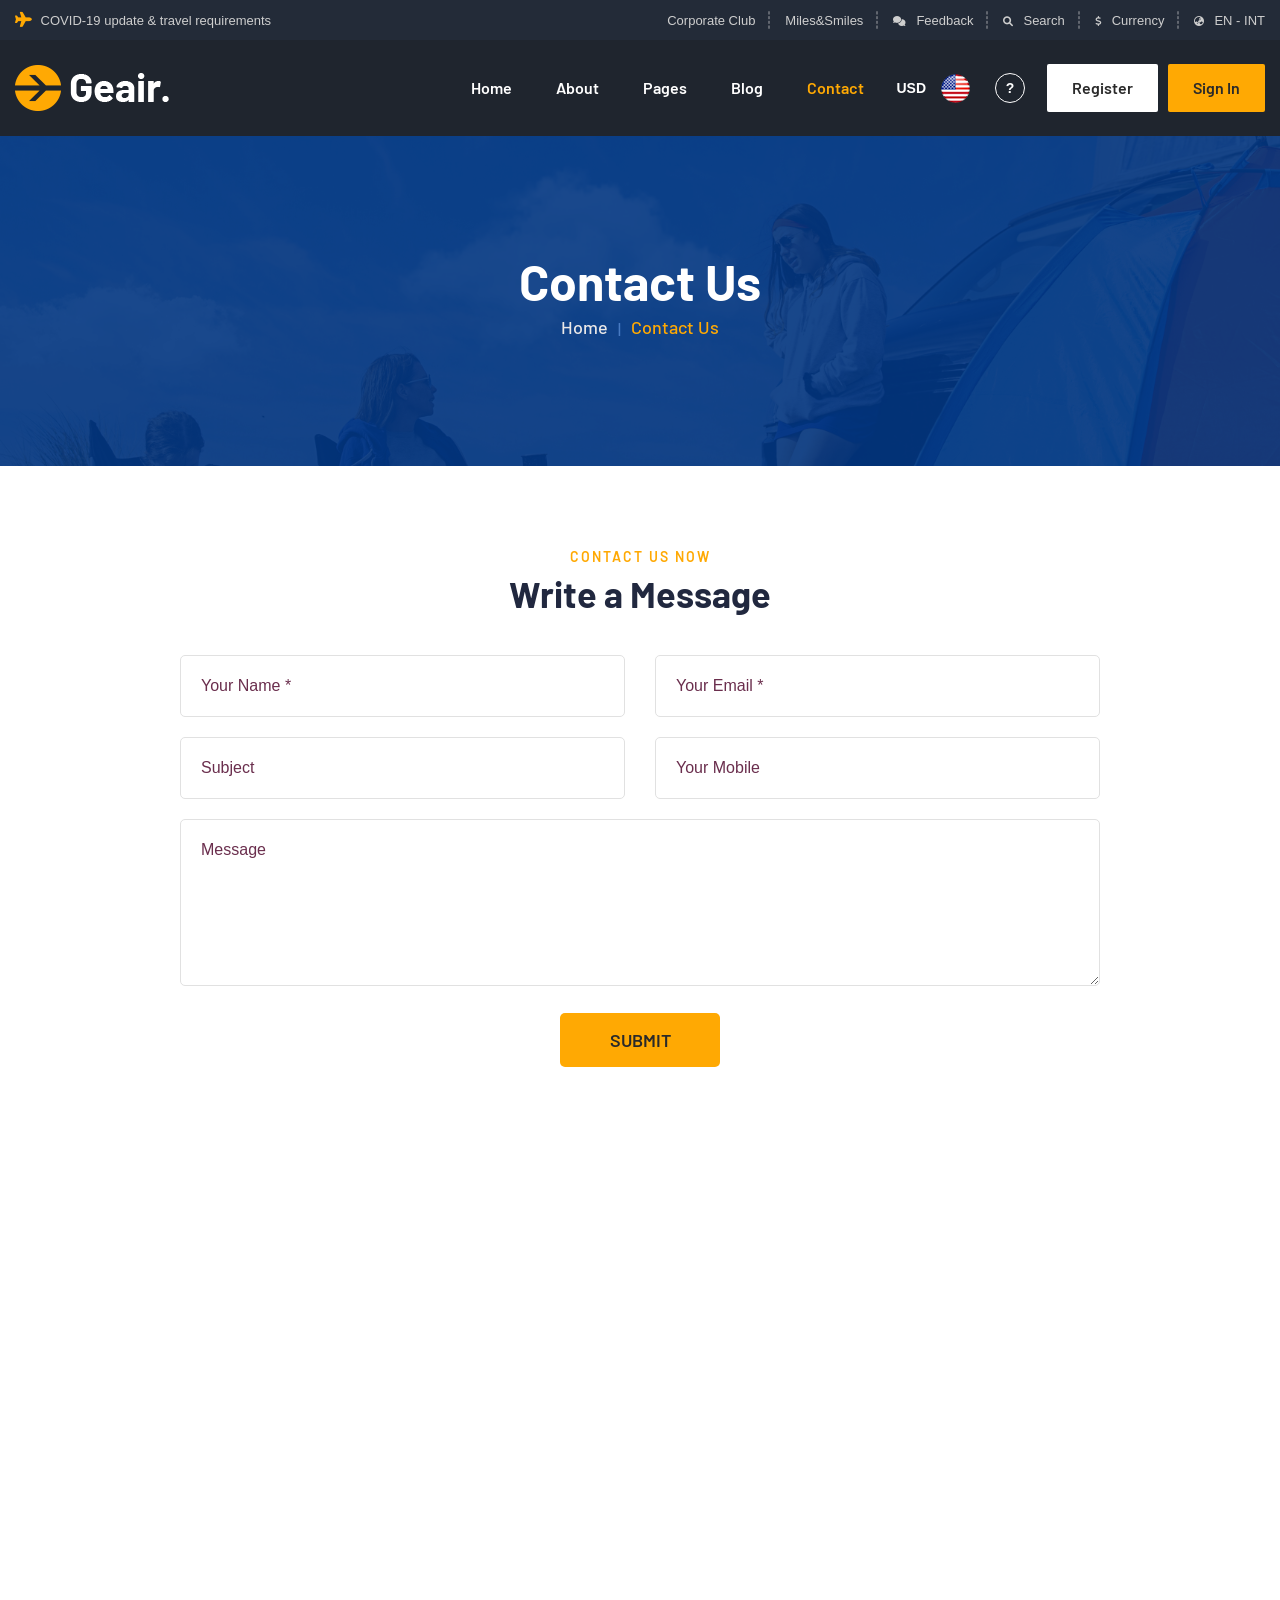
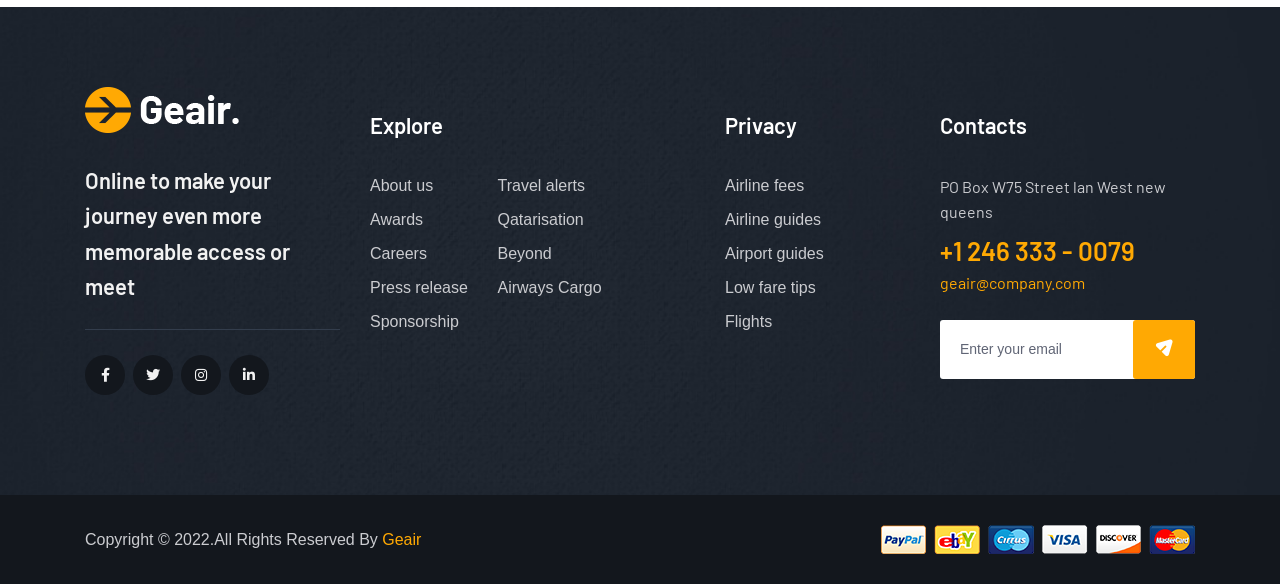
<file: FlightBooking/wwwroot/geair/contact.html>
<!doctype html>
<html class="no-js" lang="">
    <head>
        <meta charset="utf-8">
        <meta http-equiv="x-ua-compatible" content="ie=edge">
        <title>Geair - Air Ticket Booking System HTML Template</title>
        <meta name="description" content="">
        <meta name="viewport" content="width=device-width, initial-scale=1">

		<link rel="shortcut icon" type="image/x-icon" href="assets/img/favicon.png">
        <!-- Place favicon.ico in the root directory -->

        <!-- CSS here -->
        <link rel="stylesheet" href="assets/css/bootstrap.min.css">
        <link rel="stylesheet" href="assets/css/animate.min.css">
        <link rel="stylesheet" href="assets/css/magnific-popup.css">
        <link rel="stylesheet" href="assets/css/fontawesome-all.min.css">
        <link rel="stylesheet" href="assets/css/bootstrap-datepicker.min.css">
        <link rel="stylesheet" href="assets/css/odometer.css">
        <link rel="stylesheet" href="assets/css/flaticon.css">
        <link rel="stylesheet" href="assets/css/jquery-ui.css">
        <link rel="stylesheet" href="assets/css/slick.css">
        <link rel="stylesheet" href="assets/css/default.css">
        <link rel="stylesheet" href="assets/css/style.css">
        <link rel="stylesheet" href="assets/css/responsive.css">
    </head>
    <body class="white-background">

        <!-- preloader -->
        <div id="preloader">
            <div id="loading-center">
                <div class="loader">
                    <div class="loader-outter"></div>
                    <div class="loader-inner"></div>
                </div>
            </div>
        </div>
        <!-- preloader-end -->

		<!-- Scroll-top -->
        <button class="scroll-top scroll-to-target" data-target="html">
            <i class="fas fa-angle-up"></i>
        </button>
        <!-- Scroll-top-end-->

        <!-- header-area -->
        <header>
            <div class="header-top">
                <div class="container custom-container">
                    <div class="row">
                        <div class="col-xl-4">
                            <div class="header-top-left">
                                <a href="#"><i class="fa-solid fa-plane"></i> COVID-19 update & travel requirements</a>
                            </div>
                        </div>
                        <div class="col-xl-8">
                            <div class="header-top-right">
                                <ul>
                                    <li><a href="contact.html">Corporate Club</a></li>
                                    <li><a href="contact.html">Miles&Smiles</a></li>
                                    <li><a href="about.html"><i class="fa-solid fa-comments"></i>Feedback</a></li>
                                    <li><a href="#"><i class="fa-solid fa-magnifying-glass"></i>Search</a></li>
                                    <li><a href="contact.html"><i class="fa-solid fa-dollar-sign"></i>Currency</a></li>
                                    <li><a href="booking-list.html"><i class="fa-solid fa-earth-asia"></i>EN - INT</a></li>
                                </ul>
                            </div>
                        </div>
                    </div>
                </div>
            </div>
            <div id="sticky-header" class="menu-area menu-style-two">
                <div class="container custom-container">
                    <div class="row">
                        <div class="col-12">
                            <div class="mobile-nav-toggler"><i class="fas fa-bars"></i></div>
                            <div class="menu-wrap">
                                <nav class="menu-nav">
                                    <div class="logo"><a href="index.html"><img src="assets/img/logo/logo.png" alt=""></a></div>
                                    <div class="navbar-wrap main-menu d-none d-lg-flex">
                                        <ul class="navigation">
                                            <li><a href="index.html">Home</a></li>
                                            <li><a href="about.html">About</a></li>
                                            <li class="menu-item-has-children"><a href="#">Pages</a>
                                                <ul class="submenu">
                                                    <li><a href="booking-list.html">Booking List</a></li>
                                                    <li><a href="booking-details.html">Booking Details</a></li>
                                                </ul>
                                            </li>
                                            <li class="menu-item-has-children"><a href="#">Blog</a>
                                                <ul class="submenu">
                                                    <li><a href="blog.html">Our Blog</a></li>
                                                    <li><a href="blog-details.html">Blog Details</a></li>
                                                </ul>
                                            </li>
                                            <li class="active"><a href="contact.html">Contact</a></li>
                                        </ul>
                                    </div>
                                    <div class="header-action d-none d-md-block">
                                        <ul>
                                            <li class="country"><a href="#">usd <img src="assets/img/icon/united-states.png" alt=""></a></li>
                                            <li class="question"><a href="contact.html">?</a></li>
                                            <li class="header-btn"><a href="contact.html" class="btn">Register</a></li>
                                            <li class="header-btn sign-in"><a href="contact.html" class="btn">Sign In</a></li>
                                        </ul>
                                    </div>
                                </nav>
                            </div>
                            <!-- Mobile Menu  -->
                            <div class="mobile-menu">
                                <nav class="menu-box">
                                    <div class="close-btn"><i class="fa-solid fa-xmark"></i></div>
                                    <div class="nav-logo"><a href="index.html"><img src="assets/img/logo/logo_02.png" alt="" title=""></a>
                                    </div>
                                    <div class="menu-outer">
                                        <!--Here Menu Will Come Automatically Via Javascript / Same Menu as in Header-->
                                    </div>
                                    <div class="social-links">
                                        <ul class="clearfix">
                                            <li><a href="#"><span class="fab fa-twitter"></span></a></li>
                                            <li><a href="#"><span class="fab fa-facebook-f"></span></a></li>
                                            <li><a href="#"><span class="fab fa-pinterest-p"></span></a></li>
                                            <li><a href="#"><span class="fab fa-instagram"></span></a></li>
                                            <li><a href="#"><span class="fab fa-youtube"></span></a></li>
                                        </ul>
                                    </div>
                                </nav>
                            </div>
                            <div class="menu-backdrop"></div>
                            <!-- End Mobile Menu -->
                        </div>
                    </div>
                </div>
            </div>
        </header>
        <!-- header-area-end -->


        <!-- main-area -->
        <main>

            <!-- breadcrumb-area -->
            <section class="breadcrumb-area breadcrumb-bg">
                <div class="container">
                    <div class="row justify-content-center">
                        <div class="col-lg-8">
                            <div class="breadcrumb-content text-center">
                                <h2 class="title">Contact Us</h2>
                                <nav aria-label="breadcrumb">
                                    <ol class="breadcrumb">
                                        <li class="breadcrumb-item"><a href="index.html">Home</a></li>
                                        <li class="breadcrumb-item active" aria-current="page">Contact Us</li>
                                    </ol>
                                </nav>
                            </div>
                        </div>
                    </div>
                </div>
            </section>
            <!-- breadcrumb-area-end -->

            <!-- contact-area -->
            <section class="contact-area">
                <div class="container">
                    <div class="row justify-content-center">
                        <div class="col-lg-10">
                            <div class="section-title text-center mb-40">
                                <span class="sub-title">contact us now</span>
                                <h2 class="title">Write a Message</h2>
                            </div>
                            <div class="contact-form">
                                <form action="#">
                                    <div class="row">
                                        <div class="col-md-6">
                                            <div class="form-grp">
                                                <input type="text" placeholder="Your Name *">
                                            </div>
                                        </div>
                                        <div class="col-md-6">
                                            <div class="form-grp">
                                                <input type="email" placeholder="Your Email *">
                                            </div>
                                        </div>
                                        <div class="col-md-6">
                                            <div class="form-grp">
                                                <input type="text" placeholder="Subject">
                                            </div>
                                        </div>
                                        <div class="col-md-6">
                                            <div class="form-grp">
                                                <input type="number" placeholder="Your Mobile">
                                            </div>
                                        </div>
                                    </div>
                                    <div class="form-grp">
                                        <textarea name="message" placeholder="Message"></textarea>
                                    </div>
                                    <div class="submit-btn text-center">
                                        <button type="submit" class="btn">Submit</button>
                                    </div>
                                </form>
                            </div>
                        </div>
                    </div>
                </div>
            </section>
            <!-- contact-area-end -->

            <!-- contact-map -->
            <div id="contact-map">
                <iframe
                    src="https://www.google.com/maps/embed?pb=!1m18!1m12!1m3!1d96811.54759587669!2d-74.01263924803828!3d40.6880494567041!2m3!1f0!2f0!3f0!3m2!1i1024!2i768!4f13.1!3m3!1m2!1s0x89c25bae694479a3%3A0xb9949385da52e69e!2sBarclays%20Center!5e0!3m2!1sen!2sbd!4v1636195194646!5m2!1sen!2sbd"
                    allowfullscreen loading="lazy"></iframe>
            </div>
            <!-- contact-map-end -->
        </main>
        <!-- main-area-end -->

        <!-- footer-area -->
        <footer>
            <div class="footer-area footer-bg">
                <div class="footer-top">
                    <div class="container">
                        <div class="row">
                            <div class="col-xl-3 col-lg-4 col-md-6">
                                <div class="footer-widget">
                                    <div class="footer-logo">
                                        <a href="index.html"><img src="assets/img/logo/logo.png" alt=""></a>
                                    </div>
                                    <div class="footer-content">
                                        <p>Online to make your journey even more memorable access or meet</p>
                                        <ul class="footer-social">
                                            <li><a href="#"><i class="fa-brands fa-facebook-f"></i></a></li>
                                            <li><a href="#"><i class="fa-brands fa-twitter"></i></a></li>
                                            <li><a href="#"><i class="fa-brands fa-instagram"></i></a></li>
                                            <li><a href="#"><i class="fa-brands fa-linkedin-in"></i></a></li>
                                        </ul>
                                    </div>
                                </div>
                            </div>
                            <div class="col-xl-3 col-lg-4 col-md-6">
                                <div class="footer-widget">
                                    <div class="fw-title">
                                        <h4 class="title">Explore</h4>
                                    </div>
                                    <div class="fw-link">
                                        <ul>
                                            <li><a href="about.html">About us</a></li>
                                            <li><a href="contact.html">Travel alerts</a></li>
                                            <li><a href="contact.html">Awards</a></li>
                                            <li><a href="contact.html">Qatarisation</a></li>
                                            <li><a href="contact.html">Careers</a></li>
                                            <li><a href="contact.html">Beyond</a></li>
                                            <li><a href="contact.html">Press release</a></li>
                                            <li><a href="contact.html">Airways Cargo</a></li>
                                            <li><a href="contact.html">Sponsorship</a></li>
                                        </ul>
                                    </div>
                                </div>
                            </div>
                            <div class="col-xl-3 col-lg-4 col-sm-4">
                                <div class="footer-widget privacy">
                                    <div class="fw-title">
                                        <h4 class="title">Privacy</h4>
                                    </div>
                                    <div class="fw-link">
                                        <ul>
                                            <li><a href="booking-list.html">Airline fees</a></li>
                                            <li><a href="booking-list.html">Airline guides</a></li>
                                            <li><a href="booking-list.html">Airport guides</a></li>
                                            <li><a href="booking-list.html">Low fare tips</a></li>
                                            <li><a href="booking-list.html">Flights</a></li>
                                        </ul>
                                    </div>
                                </div>
                            </div>
                            <div class="col-xl-3 col-lg-4 col-sm-8">
                                <div class="footer-widget">
                                    <div class="fw-title">
                                        <h4 class="title">Contacts</h4>
                                    </div>
                                    <div class="footer-contact">
                                        <p>PO Box W75 Street lan West new queens</p>
                                        <h2 class="title"><a href="tel:0123456789">+1 246 333 - 0079</a></h2>
                                        <a href="#">geair@company.com</a>
                                        <form action="#">
                                            <input type="email" placeholder="Enter your email">
                                            <button type="submit"><i class="flaticon-send"></i></button>
                                        </form>
                                    </div>
                                </div>
                            </div>
                        </div>
                    </div>
                </div>
                <div class="footer-bottom">
                    <div class="container">
                        <div class="row align-items-center">
                            <div class="col-lg-6">
                                <div class="copyright-text">
                                    <p>Copyright © 2022.All Rights Reserved By <span>Geair</span></p>
                                </div>
                            </div>
                            <div class="col-lg-6">
                                <div class="cart-img text-end">
                                    <img src="assets/img/images/cart.png" alt="">
                                </div>
                            </div>
                        </div>
                    </div>
                </div>
            </div>
        </footer>
        <!-- footer-area-end -->


        <!-- JS here -->
        <script src="assets/js/vendor/jquery-3.6.0.min.js"></script>
        <script src="assets/js/bootstrap.min.js"></script>
        <script src="assets/js/isotope.pkgd.min.js"></script>
        <script src="assets/js/imagesloaded.pkgd.min.js"></script>
        <script src="assets/js/jquery.magnific-popup.min.js"></script>
        <script src="assets/js/jquery.odometer.min.js"></script>
        <script src="assets/js/bootstrap-datepicker.min.js"></script>
        <script src="assets/js/jquery.appear.js"></script>
        <script src="assets/js/slick.min.js"></script>
        <script src="assets/js/jquery-ui.min.js"></script>
        <script src="assets/js/wow.min.js"></script>
        <script src="assets/js/main.js"></script>
    </body>
</html>
</file>
<file: FlightBooking/wwwroot/geair/assets/css/odometer.css>
.odometer.odometer-auto-theme, .odometer.odometer-theme-default {
  display: inline-block;
  vertical-align: middle;
  *vertical-align: auto;
  *zoom: 1;
  *display: inline;
  position: relative;
}
.odometer.odometer-auto-theme .odometer-digit, .odometer.odometer-theme-default .odometer-digit {
  display: inline-block;
  vertical-align: middle;
  *vertical-align: auto;
  *zoom: 1;
  *display: inline;
  position: relative;
}
.odometer.odometer-auto-theme .odometer-digit .odometer-digit-spacer, .odometer.odometer-theme-default .odometer-digit .odometer-digit-spacer {
  display: inline-block;
  vertical-align: middle;
  *vertical-align: auto;
  *zoom: 1;
  *display: inline;
  visibility: hidden;
}
.odometer.odometer-auto-theme .odometer-digit .odometer-digit-inner, .odometer.odometer-theme-default .odometer-digit .odometer-digit-inner {
  text-align: left;
  display: block;
  position: absolute;
  top: 0;
  left: 0;
  right: 0;
  bottom: 0;
  overflow: hidden;
}
.odometer.odometer-auto-theme .odometer-digit .odometer-ribbon, .odometer.odometer-theme-default .odometer-digit .odometer-ribbon {
  display: block;
}
.odometer.odometer-auto-theme .odometer-digit .odometer-ribbon-inner, .odometer.odometer-theme-default .odometer-digit .odometer-ribbon-inner {
  display: block;
  -webkit-backface-visibility: hidden;
  backface-visibility: hidden;
}
.odometer.odometer-auto-theme .odometer-digit .odometer-value, .odometer.odometer-theme-default .odometer-digit .odometer-value {
  display: block;
  -webkit-transform: translateZ(0);
  transform: translateZ(0);
}
.odometer.odometer-auto-theme .odometer-digit .odometer-value.odometer-last-value, .odometer.odometer-theme-default .odometer-digit .odometer-value.odometer-last-value {
  position: absolute;
}
.odometer.odometer-auto-theme.odometer-animating-up .odometer-ribbon-inner, .odometer.odometer-theme-default.odometer-animating-up .odometer-ribbon-inner {
  -webkit-transition: -webkit-transform 2s;
  -moz-transition: -moz-transform 2s;
  -ms-transition: -ms-transform 2s;
  -o-transition: -o-transform 2s;
  transition: transform 2s;
}
.odometer.odometer-auto-theme.odometer-animating-up.odometer-animating .odometer-ribbon-inner, .odometer.odometer-theme-default.odometer-animating-up.odometer-animating .odometer-ribbon-inner {
  -webkit-transform: translateY(-100%);
  -moz-transform: translateY(-100%);
  -ms-transform: translateY(-100%);
  -o-transform: translateY(-100%);
  transform: translateY(-100%);
}
.odometer.odometer-auto-theme.odometer-animating-down .odometer-ribbon-inner, .odometer.odometer-theme-default.odometer-animating-down .odometer-ribbon-inner {
  -webkit-transform: translateY(-100%);
  -moz-transform: translateY(-100%);
  -ms-transform: translateY(-100%);
  -o-transform: translateY(-100%);
  transform: translateY(-100%);
}
.odometer.odometer-auto-theme.odometer-animating-down.odometer-animating .odometer-ribbon-inner, .odometer.odometer-theme-default.odometer-animating-down.odometer-animating .odometer-ribbon-inner {
  -webkit-transition: -webkit-transform 2s;
  -moz-transition: -moz-transform 2s;
  -ms-transition: -ms-transform 2s;
  -o-transition: -o-transform 2s;
  transition: transform 2s;
  -webkit-transform: translateY(0);
  -moz-transform: translateY(0);
  -ms-transform: translateY(0);
  -o-transform: translateY(0);
  transform: translateY(0);
}
.odometer.odometer-auto-theme .odometer-value, .odometer.odometer-theme-default .odometer-value {
  text-align: center;
}
.odometer-formatting-mark {
  display: none;
}
</file>
<file: FlightBooking/wwwroot/geair/assets/css/flaticon.css>
@font-face {
    font-family: "flaticon";
    src: url("../fonts/flaticon.eot");
    src: url("../fonts/flaticond41d.eot?#iefix") format("embedded-opentype"),
    url("../fonts/flaticon.woff2") format("woff2"),
    url("../fonts/flaticon.woff") format("woff"),
    url("../fonts/flaticon.ttf") format("truetype"),
    url("../fonts/flaticon.svg#Flaticon") format("svg");
}

i[class^="flaticon-"]:before, i[class*=" flaticon-"]:before {
    font-family: flaticon !important;
    font-style: normal;
    font-weight: normal !important;
    font-variant: normal;
    text-transform: none;
    line-height: 0;
    -webkit-font-smoothing: antialiased;
    -moz-osx-font-smoothing: grayscale;
}

.flaticon-flight:before {
    content: "\f101";
}
.flaticon-car:before {
    content: "\f102";
}
.flaticon-car-1:before {
    content: "\f103";
}
.flaticon-eiffel-tower:before {
    content: "\f104";
}
.flaticon-taxi:before {
    content: "\f105";
}
.flaticon-flight-1:before {
    content: "\f106";
}
.flaticon-plane:before {
    content: "\f107";
}
.flaticon-exchange:before {
    content: "\f108";
}
.flaticon-exchange-1:before {
    content: "\f109";
}
.flaticon-file:before {
    content: "\f10a";
}
.flaticon-tick:before {
    content: "\f10b";
}
.flaticon-clock:before {
    content: "\f10c";
}
.flaticon-money-back-guarantee:before {
    content: "\f10d";
}
.flaticon-help:before {
    content: "\f10e";
}
.flaticon-check:before {
    content: "\f10f";
}
.flaticon-globe:before {
    content: "\f110";
}
.flaticon-group:before {
    content: "\f111";
}
.flaticon-check-mark:before {
    content: "\f112";
}
.flaticon-luggage:before {
    content: "\f113";
}
.flaticon-next:before {
    content: "\f114";
}
.flaticon-right:before {
    content: "\f115";
}
.flaticon-send:before {
    content: "\f116";
}
.flaticon-sunrise:before {
    content: "\f117";
}
.flaticon-sunset:before {
    content: "\f118";
}
.flaticon-sunny:before {
    content: "\f119";
}
.flaticon-crescent-moon:before {
    content: "\f11a";
}
.flaticon-users-avatar:before {
    content: "\f11b";
}
.flaticon-user:before {
    content: "\f11c";
}
.flaticon-profile-user:before {
    content: "\f11d";
}
.flaticon-worker:before {
    content: "\f11e";
}
.flaticon-woman:before {
    content: "\f11f";
}
.flaticon-phone-call:before {
    content: "\f120";
}
.flaticon-telephone-call:before {
    content: "\f121";
}
.flaticon-globe-1:before {
    content: "\f122";
}
.flaticon-little-girl:before {
    content: "\f123";
}
.flaticon-little-kid:before {
    content: "\f124";
}
.flaticon-user-1:before {
    content: "\f125";
}
.flaticon-add-user:before {
    content: "\f126";
}
.flaticon-calendar:before {
    content: "\f127";
}
.flaticon-arroba:before {
    content: "\f128";
}
.flaticon-five-stars:before {
    content: "\f129";
}
.flaticon-coding:before {
    content: "\f12a";
}
.flaticon-home:before {
    content: "\f12b";
}
.flaticon-tick-1:before {
    content: "\f12c";
}
.flaticon-discount:before {
    content: "\f12d";
}
.flaticon-coupon:before {
    content: "\f12e";
}
</file>
<file: FlightBooking/wwwroot/geair/assets/css/default.css>
/* Deafult Margin & Padding */
/*-- Margin Top --*/
.mt-5 {
	margin-top: 5px;
}
.mt-10 {
	margin-top: 10px;
}
.mt-15 {
	margin-top: 15px;
}
.mt-20 {
	margin-top: 20px;
}
.mt-25 {
	margin-top: 25px;
}
.mt-30 {
	margin-top: 30px;
}
.mt-35 {
	margin-top: 35px;
}
.mt-40 {
	margin-top: 40px;
}
.mt-45 {
	margin-top: 45px;
}
.mt-50 {
	margin-top: 50px;
}
.mt-55 {
	margin-top: 55px;
}
.mt-60 {
	margin-top: 60px;
}
.mt-65 {
	margin-top: 65px;
}
.mt-70 {
	margin-top: 70px;
}
.mt-75 {
	margin-top: 75px;
}
.mt-80 {
	margin-top: 80px;
}
.mt-85 {
	margin-top: 85px;
}
.mt-90 {
	margin-top: 90px;
}
.mt-95 {
	margin-top: 95px;
}
.mt-100 {
	margin-top: 100px;
}
.mt-105 {
	margin-top: 105px;
}
.mt-110 {
	margin-top: 110px;
}
.mt-115 {
	margin-top: 115px;
}
.mt-120 {
	margin-top: 120px;
}
.mt-125 {
	margin-top: 125px;
}
.mt-130 {
	margin-top: 130px;
}
.mt-135 {
	margin-top: 135px;
}
.mt-140 {
	margin-top: 140px;
}
.mt-145 {
	margin-top: 145px;
}
.mt-150 {
	margin-top: 150px;
}
.mt-155 {
	margin-top: 155px;
}
.mt-160 {
	margin-top: 160px;
}
.mt-165 {
	margin-top: 165px;
}
.mt-170 {
	margin-top: 170px;
}
.mt-175 {
	margin-top: 175px;
}
.mt-180 {
	margin-top: 180px;
}
.mt-185 {
	margin-top: 185px;
}
.mt-190 {
	margin-top: 190px;
}
.mt-195 {
	margin-top: 195px;
}
.mt-200 {
	margin-top: 200px;
}
/*-- Margin Bottom --*/

.mb-5 {
	margin-bottom: 5px;
}
.mb-10 {
	margin-bottom: 10px;
}
.mb-15 {
	margin-bottom: 15px;
}
.mb-20 {
	margin-bottom: 20px;
}
.mb-25 {
	margin-bottom: 25px;
}
.mb-30 {
	margin-bottom: 30px;
}
.mb-35 {
	margin-bottom: 35px;
}
.mb-40 {
	margin-bottom: 40px;
}
.mb-45 {
	margin-bottom: 45px;
}
.mb-50 {
	margin-bottom: 50px;
}
.mb-55 {
	margin-bottom: 55px;
}
.mb-60 {
	margin-bottom: 60px;
}
.mb-65 {
	margin-bottom: 65px;
}
.mb-70 {
	margin-bottom: 70px;
}
.mb-75 {
	margin-bottom: 75px;
}
.mb-80 {
	margin-bottom: 80px;
}
.mb-85 {
	margin-bottom: 85px;
}
.mb-90 {
	margin-bottom: 90px;
}
.mb-95 {
	margin-bottom: 95px;
}
.mb-100 {
	margin-bottom: 100px;
}
.mb-105 {
	margin-bottom: 105px;
}
.mb-110 {
	margin-bottom: 110px;
}
.mb-115 {
	margin-bottom: 115px;
}
.mb-120 {
	margin-bottom: 120px;
}
.mb-125 {
	margin-bottom: 125px;
}
.mb-130 {
	margin-bottom: 130px;
}
.mb-135 {
	margin-bottom: 135px;
}
.mb-140 {
	margin-bottom: 140px;
}
.mb-145 {
	margin-bottom: 145px;
}
.mb-150 {
	margin-bottom: 150px;
}
.mb-155 {
	margin-bottom: 155px;
}
.mb-160 {
	margin-bottom: 160px;
}
.mb-165 {
	margin-bottom: 165px;
}
.mb-170 {
	margin-bottom: 170px;
}
.mb-175 {
	margin-bottom: 175px;
}
.mb-180 {
	margin-bottom: 180px;
}
.mb-185 {
	margin-bottom: 185px;
}
.mb-190 {
	margin-bottom: 190px;
}
.mb-195 {
	margin-bottom: 195px;
}
.mb-200 {
	margin-bottom: 200px;
}
/*-- Padding Top --*/

.pt-5 {
	padding-top: 5px;
}
.pt-10 {
	padding-top: 10px;
}
.pt-15 {
	padding-top: 15px;
}
.pt-20 {
	padding-top: 20px;
}
.pt-25 {
	padding-top: 25px;
}
.pt-30 {
	padding-top: 30px;
}
.pt-35 {
	padding-top: 35px;
}
.pt-40 {
	padding-top: 40px;
}
.pt-45 {
	padding-top: 45px;
}
.pt-50 {
	padding-top: 50px;
}
.pt-55 {
	padding-top: 55px;
}
.pt-60 {
	padding-top: 60px;
}
.pt-65 {
	padding-top: 65px;
}
.pt-70 {
	padding-top: 70px;
}
.pt-75 {
	padding-top: 75px;
}
.pt-80 {
	padding-top: 80px;
}
.pt-85 {
	padding-top: 85px;
}
.pt-90 {
	padding-top: 90px;
}
.pt-95 {
	padding-top: 95px;
}
.pt-100 {
	padding-top: 100px;
}
.pt-105 {
	padding-top: 105px;
}
.pt-110 {
	padding-top: 110px;
}
.pt-115 {
	padding-top: 115px;
}
.pt-120 {
	padding-top: 120px;
}
.pt-125 {
	padding-top: 125px;
}
.pt-130 {
	padding-top: 130px;
}
.pt-135 {
	padding-top: 135px;
}
.pt-140 {
	padding-top: 140px;
}
.pt-145 {
	padding-top: 145px;
}
.pt-150 {
	padding-top: 150px;
}
.pt-155 {
	padding-top: 155px;
}
.pt-160 {
	padding-top: 160px;
}
.pt-165 {
	padding-top: 165px;
}
.pt-170 {
	padding-top: 170px;
}
.pt-175 {
	padding-top: 175px;
}
.pt-180 {
	padding-top: 180px;
}
.pt-185 {
	padding-top: 185px;
}
.pt-190 {
	padding-top: 190px;
}
.pt-195 {
	padding-top: 195px;
}
.pt-200 {
	padding-top: 200px;
}
/*-- Padding Bottom --*/

.pb-5 {
	padding-bottom: 5px;
}
.pb-10 {
	padding-bottom: 10px;
}
.pb-15 {
	padding-bottom: 15px;
}
.pb-20 {
	padding-bottom: 20px;
}
.pb-25 {
	padding-bottom: 25px;
}
.pb-30 {
	padding-bottom: 30px;
}
.pb-35 {
	padding-bottom: 35px;
}
.pb-40 {
	padding-bottom: 40px;
}
.pb-45 {
	padding-bottom: 45px;
}
.pb-50 {
	padding-bottom: 50px;
}
.pb-55 {
	padding-bottom: 55px;
}
.pb-60 {
	padding-bottom: 60px;
}
.pb-65 {
	padding-bottom: 65px;
}
.pb-70 {
	padding-bottom: 70px;
}
.pb-75 {
	padding-bottom: 75px;
}
.pb-80 {
	padding-bottom: 80px;
}
.pb-85 {
	padding-bottom: 85px;
}
.pb-90 {
	padding-bottom: 90px;
}
.pb-95 {
	padding-bottom: 95px;
}
.pb-100 {
	padding-bottom: 100px;
}
.pb-105 {
	padding-bottom: 105px;
}
.pb-110 {
	padding-bottom: 110px;
}
.pb-115 {
	padding-bottom: 115px;
}
.pb-120 {
	padding-bottom: 120px;
}
.pb-125 {
	padding-bottom: 125px;
}
.pb-130 {
	padding-bottom: 130px;
}
.pb-135 {
	padding-bottom: 135px;
}
.pb-140 {
	padding-bottom: 140px;
}
.pb-145 {
	padding-bottom: 145px;
}
.pb-150 {
	padding-bottom: 150px;
}
.pb-155 {
	padding-bottom: 155px;
}
.pb-160 {
	padding-bottom: 160px;
}
.pb-165 {
	padding-bottom: 165px;
}
.pb-170 {
	padding-bottom: 170px;
}
.pb-175 {
	padding-bottom: 175px;
}
.pb-180 {
	padding-bottom: 180px;
}
.pb-185 {
	padding-bottom: 185px;
}
.pb-190 {
	padding-bottom: 190px;
}
.pb-195 {
	padding-bottom: 195px;
}
.pb-200 {
	padding-bottom: 200px;
}



/*-- Padding Left --*/
.pl-0 {
	padding-left: 0px;
}
.pl-5 {
	padding-left: 5px;
}
.pl-10 {
	padding-left: 10px;
}
.pl-15 {
	padding-left: 15px;
}
.pl-20{
	padding-left: 20px;
}
.pl-25 {
	padding-left: 35px;
}
.pl-30 {
	padding-left: 30px;
}
.pl-35 {
	padding-left: 35px;
}

.pl-35 {
	padding-left: 35px;
}

.pl-40 {
	padding-left: 40px;
}

.pl-45 {
	padding-left: 45px;
}

.pl-50 {
	padding-left: 50px;
}

.pl-55 {
	padding-left: 55px;
}

.pl-60 {
	padding-left: 60px;
}
.pl-65 {
	padding-left: 65px;
}
.pl-70 {
	padding-left: 70px;
}
.pl-75 {
	padding-left: 75px;
}
.pl-80 {
	padding-left: 80px;
}
.pl-85 {
	padding-left: 80px;
}
.pl-90 {
	padding-left: 90px;
}
.pl-95 {
	padding-left: 95px;
}
.pl-100 {
	padding-left: 100px;
}


/*-- Padding Right --*/
.pr-0 {
	padding-right: 0px;
}
.pr-5 {
	padding-right: 5px;
}
.pr-10 {
	padding-right: 10px;
}
.pr-15 {
	padding-right: 15px;
}
.pr-20{
	padding-right: 20px;
}
.pr-25 {
	padding-right: 35px;
}
.pr-30 {
	padding-right: 30px;
}
.pr-35 {
	padding-right: 35px;
}

.pr-35 {
	padding-right: 35px;
}

.pr-40 {
	padding-right: 40px;
}

.pr-45 {
	padding-right: 45px;
}

.pr-50 {
	padding-right: 50px;
}

.pr-55 {
	padding-right: 55px;
}

.pr-60 {
	padding-right: 60px;
}
.pr-65 {
	padding-right: 65px;
}
.pr-70 {
	padding-right: 70px;
}
.pr-75 {
	padding-right: 75px;
}
.pr-80 {
	padding-right: 80px;
}
.pr-85 {
	padding-right: 80px;
}
.pr-90 {
	padding-right: 90px;
}
.pr-95 {
	padding-right: 95px;
}
.pr-100 {
	padding-right: 100px;
}

/* font weight */
.f-700{font-weight: 700;}
.f-600{font-weight: 600;}
.f-500{font-weight: 500;}
.f-400{font-weight: 400;}
.f-300{font-weight: 300;}

/* Background Color */

.gray-bg {
	background: #f7f7fd;
}
.white-bg {
	background: #fff;
}
.black-bg {
	background: #222;
}
.theme-bg {
	background: #222;
}
.primary-bg {
	background: #222;
}
/* Color */

.white-color {
	color: #fff;
}
.black-color {
	color: #222;
}
.theme-color {
	color: #222;
}
.primary-color {
	color: #222;
}
/* black overlay */

[data-overlay] {
	position: relative;
}
[data-overlay]::before {
	background: #000 none repeat scroll 0 0;
	content: "";
	height: 100%;
	left: 0;
	position: absolute;
	top: 0;
	width: 100%;
	z-index: 1;
}
[data-overlay="3"]::before {
	opacity: 0.3;
}
[data-overlay="4"]::before {
	opacity: 0.4;
}
[data-overlay="5"]::before {
	opacity: 0.5;
}
[data-overlay="6"]::before {
	opacity: 0.6;
}
[data-overlay="7"]::before {
	opacity: 0.7;
}
[data-overlay="8"]::before {
	opacity: 0.8;
}
[data-overlay="9"]::before {
	opacity: 0.9;
}
</file>
<file: FlightBooking/wwwroot/geair/assets/css/style.css>
/*
  Theme Name: Geair - Air Ticket Booking System HTML Template.
  Support: admin@gmail.com
  Description: Geair - Air Ticket Booking System HTML Template.
  Version: 1.0
*/

/* CSS Index
-----------------------------------
1. Theme default css
2. Header
3. Mobile-menu
4. Slider
5. Breadcrumb
6. Booking
7. Features
8. About
9. Flight-Offer
10. Destination
11. Fly-Next
12. Brand
13. Service
14. Faq
15. Booking-List
16. Blog
17. Contact
18. Footer
19. Preloader
*/



/* 1. Theme default css */
@import url('https://fonts.googleapis.com/css2?family=Barlow:ital,wght@0,100;0,200;0,300;0,400;0,500;0,600;0,700;0,800;1,100;1,200;1,300;1,400;1,500;1,600;1,700;1,800&amp;family=Poppins:ital,wght@0,300;0,400;0,500;0,600;0,700;1,300;1,400;1,500;1,600;1,700&amp;display=swap');
body {
	font-family: 'Poppins', sans-serif;
	font-weight: normal;
	font-size: 16px;
	color: #606575;
	font-style: normal;
	background-color: #fbf9f2;
}
.white-background {
	background: #fff;
}
img,
.img {
	max-width: 100%;
	transition: all 0.3s ease-out 0s;
}
.f-left {
	float: left
}
.f-right {
	float: right
}
.fix {
	overflow: hidden
}
a,
button {
	-webkit-transition: all 0.3s ease-out 0s;
	-moz-transition: all 0.3s ease-out 0s;
	-ms-transition: all 0.3s ease-out 0s;
	-o-transition: all 0.3s ease-out 0s;
	transition: all 0.3s ease-out 0s;
}
a:focus,
.btn:focus,
button:focus {
	text-decoration: none;
	outline: none;
	box-shadow: none;
}

a:hover,
.portfolio-cat a:hover,
.footer -menu li a:hover {
	color: #ffa903;
	text-decoration: none;
}
a,
button {
	color: #ffa903;
	outline: medium none;
	text-decoration: none;
}
.btn:focus,
button:focus,
input:focus,
input:focus,
textarea,
textarea:focus {
	outline: 0
}
.uppercase {
	text-transform: uppercase;
}
.capitalize {
	text-transform: capitalize;
}
h1,
h2,
h3,
h4,
h5,
h6 {
	font-family: 'Barlow', sans-serif;
	color: #21283f;
	margin-top: 0px;
	font-style: normal;
	font-weight: 700;
	text-transform: normal;
}
h1 a,
h2 a,
h3 a,
h4 a,
h5 a,
h6 a {
	color: inherit;
}
h1 {
	font-size: 40px;
}
h2 {
	font-size: 35px;
}
h3 {
	font-size: 28px;
}
h4 {
	font-size: 22px;
}
h5 {
	font-size: 18px;
}
h6 {
	font-size: 16px;
}
ul {
	margin: 0px;
	padding: 0px;
}
li {
	list-style: none
}
p {
	font-size: 16px;
	font-weight: normal;
	line-height: 1.6;
	color: #606575;
	margin-bottom: 15px;
}
hr {
	border-bottom: 1px solid #eceff8;
	border-top: 0 none;
	margin: 30px 0;
	padding: 0;
}
label {
	color: #7e7e7e;
	cursor: pointer;
	font-size: 14px;
	font-weight: 400;
}
*::-moz-selection {
	background: #ffa903;
	color: #fff;
	text-shadow: none;
}
::-moz-selection {
	background: #ffa903;
	color: #fff;
	text-shadow: none;
}
::selection {
	background: #ffa903;
	color: #fff;
	text-shadow: none;
}
*::-moz-placeholder {
	color: #555555;
	font-size: 14px;
	opacity: 1;
}
*::placeholder {
	color: #555555;
	font-size: 14px;
	opacity: 1;
}
.theme-overlay {
	position: relative
}
.theme-overlay::before {
	background: #1696e7 none repeat scroll 0 0;
	content: "";
	height: 100%;
	left: 0;
	opacity: 0.6;
	position: absolute;
	top: 0;
	width: 100%;
}
.separator {
	border-top: 1px solid #f2f2f2
}

/* Bootstrap 5 */
.container {
    padding-left: 15px;
    padding-right: 15px;
}
.row {
    --bs-gutter-x: 30px;
}
.row.g-0 {
	--bs-gutter-x: 0;
}
.gutter-y-30 {
  	--bs-gutter-y: 30px;
}

/* button style */
.btn {
	user-select: none;
	-moz-user-select: none;
	background: #ffa903 none repeat scroll 0 0;
	border: medium none;
	border-radius: 5px;
	color: #2a2a2a;
	cursor: pointer;
	display: inline-flex;
	font-size: 18px;
	align-items: center;
	font-weight: 600;
	letter-spacing: 0;
	line-height: 1;
	margin-bottom: 0;
	padding: 18px 23px;
	text-align: center;
	text-transform: capitalize;
	touch-action: manipulation;
	transition: all 0.3s ease 0s;
	vertical-align: middle;
	white-space: nowrap;
	font-family: 'Barlow', sans-serif;
}
.btn:hover {
	color: #fff;
	background: #622243;
}
.btn i {
	line-height: 0;
	margin-left: 10px;
	font-size: 20px;
}
.breadcrumb > .active {
	color: #888;
}

/* scrollUp */
.scroll-top {
	width: 50px;
	height: 50px;
	line-height: 50px;
	position: fixed;
	bottom: 105%;
	right: 50px;
	font-size: 16px;
	border-radius: 6px;
	z-index: 99;
	color: #fff;
	text-align: center;
	cursor: pointer;
	background: #ffa903;
	transition: 1s ease;
	border: none;
}
.scroll-top.open {
	bottom: 30px;
}
.scroll-top::after {
	position: absolute;
	z-index: -1;
	content: '';
	top: 100%;
	left: 5%;
	height: 10px;
	width: 90%;
	opacity: 1;
	background: radial-gradient(ellipse at center, rgba(0, 0, 0, 0.25) 0%, rgba(0, 0, 0, 0) 80%);
}
.scroll-top:hover {
	background: #1f252e;
}


/* 2. Header */
.custom-container {
    max-width: 1530px;
}
.header-top {
	background: #232b38;
	padding: 8px 0;
}
.header-top-left a {
	color: #cecece;
	font-size: 13px;
}
.header-top-left a i {
	color: #ffa903;
	font-size: 15px;
	margin-right: 5px;
}
.header-top-left a:hover {
	color: #ffa903;
}
.header-top-right ul {
	display: flex;
	align-items: center;
	justify-content: flex-end;
	flex-wrap: wrap;
}
.header-top-right ul li {
	position: relative;
	margin-right: 15px;
	padding-right: 15px;
}
.header-top-right ul li:last-child {
	margin-right: 0;
	padding-right: 0;
}
.header-top-right ul li::before {
	content: "";
	position: absolute;
	right: 0;
	top: 50%;
	transform: translateY(-50%);
	width: 1px;
	height: 17px;
	border: 1px dashed #61666f;
}
.header-top-right ul li:last-child::before {
	display: none;
}
.header-top-right ul li a {
	color: #cecece;
	font-size: 13px;
}
.header-top-right ul li a i {
	font-size: 10px;
	margin-right: 10px;
}
.header-top-right ul li a:hover {
	color: #ffa903;
}
.transparent-header {
	position: absolute;
	left: 0;
	top: 0px;
	width: 100%;
	z-index: 9;
	height: auto;
}
.menu-area {
	top: 40px;
}
.menu-nav {
	display: flex;
	align-items: center;
	flex-wrap: wrap;
	justify-content: flex-start;
}
.logo img {
    max-width: 200px;
}
.navbar-wrap {
	display: flex;
	flex-grow: 1;
}
.navbar-wrap ul {
	display: flex;
	flex-direction: row;
	flex-wrap: wrap;
	margin-left: auto;
}
.navbar-wrap ul li {
	display: block;
	position: relative;
}
.navbar-wrap ul li a {
	font-size: 16px;
	font-weight: 600;
	text-transform: capitalize;
	color: #ffffff;
	padding: 40px 22px;
	display: block;
	line-height: 1;
	position: relative;
	z-index: 1;
	font-family: 'Barlow', sans-serif;
}
.navbar-wrap > ul > li.active > a,
.navbar-wrap > ul > li:hover > a {
	color: #ffa903;
}
.main-menu .navigation li.menu-item-has-children .dropdown-btn {
    display: none;
}
.header-action > ul {
	display: flex;
	align-items: center;
	margin-left: 10px;
}
.header-action > ul li {
	position: relative;
	margin-left: 10px;
}
.header-action ul li:first-child {
	margin-left: 0;
}
.header-action ul .country {
	margin-right: 15px;
}
.header-action ul .country a {
	color: #fff;
	font-size: 14px;
	text-transform: uppercase;
	font-weight: 600;
	display: flex;
	align-items: center;
}
.header-action ul .country a img {
	margin-left: 15px;
	border-radius: 50%;
}
.header-action ul .question {
	margin-right: 12px;
}
.header-action ul .question a {
	width: 30px;
	height: 30px;
	display: flex;
	align-items: center;
	justify-content: center;
	border: 1.5px solid #fff;
	border-radius: 50%;
	color: #fff;
	font-weight: 700;
	font-size: 14px;
}
.header-action ul .question a:hover {
	background: #fff;
	color: #21283f;
}
.header-action .header-btn .btn {
	color: #2a2a2a;
	font-size: 16px;
	padding: 16px 25px;
	background: #fff;
	text-transform: capitalize;
	letter-spacing: 0;
	border-radius: 2px;
	font-weight: 600;
}
.header-action .header-btn .btn:hover {
	background: #ffa903;
}
.header-action .header-btn.sign-in .btn {
	background: #ffa903;
}
.header-action .header-btn.sign-in .btn:hover {
	background: #fff;
}
.navbar-wrap ul li .submenu {
	position: absolute;
	left: 0;
	right: 0;
	top: 100%;
	min-width: 230px;
	border: 1px solid #f5f5f5;
	background: #ffffff;
	margin: 0;
	transform: scale(1 , 0);
	transform-origin: 0 0;
	-webkit-transition: all 0.3s ease-in-out;
	-moz-transition: all 0.3s ease-in-out;
	-ms-transition: all 0.3s ease-in-out;
	-o-transition: all 0.3s ease-in-out;
	transition: all 0.3s ease-in-out;
	-webkit-box-shadow: 0px 30px 70px 0px rgba(137,139,142,0.15);
	-moz-box-shadow: 0px 30px 70px 0px rgba(137,139,142,0.15);
	box-shadow: 0px 30px 70px 0px rgba(137,139,142,0.15);
	border-radius: 0;
	padding: 18px 0;
	display: block;
	visibility: hidden;
	opacity: 0;
	z-index: 9;
}
.navbar-wrap ul li .submenu li {
	margin-left: 0;
	text-align: left;
	display: block;
}
.navbar-wrap ul li .submenu li a {
	padding: 0 10px 0 25px;
	line-height: 40px;
	font-weight: 600;
	color: #1f252e;
	text-transform: capitalize;
	-webkit-transition: all 0.3s ease-in-out;
	-moz-transition: all 0.3s ease-in-out;
	-ms-transition: all 0.3s ease-in-out;
	-o-transition: all 0.3s ease-in-out;
	transition: all 0.3s ease-in-out;
}
.navbar-wrap ul li .submenu li.active a,
.navbar-wrap ul li .submenu li a:hover {
	color: #ffa903;
}
.navbar-wrap ul li:hover > .submenu {
	opacity: 1;
	visibility: visible;
	transform: scale(1);
}
.sticky-menu {
	position: fixed;
	left: 0;
	margin: auto;
	top: 0;
	width: 100%;
	z-index: 99;
	background: #1f252e;
	-webkit-animation: 1000ms ease-in-out 0s normal none 1 running fadeInDown;
	animation: 1000ms ease-in-out 0s normal none 1 running fadeInDown;
	-webkit-box-shadow: 0 10px 15px rgba(25, 25, 25, 0.1);
	box-shadow: 0 10px 15px rgba(25, 25, 25, 0.1);
	border-radius: 0;
}

/* menu-style-two */
.menu-area.menu-style-two {
	top: 0;
	background: #1f252e;
}

/* 3. Mobile-menu */
.nav-outer .mobile-nav-toggler {
	position: relative;
	float: right;
	font-size: 40px;
	line-height: 50px;
	cursor: pointer;
	display: none;
	color: #fff;
	margin-right: 30px;
	top: 15px;
}
.nav-logo img {
	width: 150px;
}
.mobile-menu {
	position: fixed;
	right: 0;
	top: 0;
	width: 300px;
	padding-right: 30px;
	max-width: 100%;
	height: 100%;
	opacity: 0;
	visibility: hidden;
	z-index: 99;
	border-radius: 0px;
	transition: all 700ms ease;
	-moz-transition: all 700ms ease;
	-webkit-transition: all 700ms ease;
	-ms-transition: all 700ms ease;
	-o-transition: all 700ms ease;
	-webkit-transform: translateX(101%);
	-ms-transform: translateX(101%);
	transform: translateX(101%);
}
.mobile-menu .navbar-collapse {
	display: block !important;
}
.mobile-menu .nav-logo {
	position: relative;
	padding: 30px 25px;
	text-align: left;
}
.mobile-menu-visible {
	overflow: hidden;
}
.mobile-menu-visible .mobile-menu {
	opacity: 1;
	visibility: visible;
	-webkit-transform: translateX(0%);
    -ms-transform: translateX(0%);
    transform: translateX(0%);
}
.mobile-menu .navigation li.current>a:before {
	height: 100%;
}
.menu-backdrop {
	position: fixed;
	right: 0;
	top: 0;
	width: 100%;
	height: 100%;
	z-index: 2;
	transition: all 700ms ease;
	-moz-transition: all 700ms ease;
	-webkit-transition: all 700ms ease;
	-ms-transition: all 700ms ease;
	-o-transition: all 700ms ease;
	opacity: 0;
	visibility: hidden;
	background: #fff;
}
.mobile-menu-visible .menu-backdrop {
	opacity: 0.80;
	visibility: visible;
}
.mobile-menu .menu-box {
	position: absolute;
	left: 0px;
	top: 0px;
	width: 100%;
	height: 100%;
	max-height: 100%;
	overflow-y: auto;
	overflow-x: hidden;
	background: #fff;
	padding: 0px 0px;
	z-index: 5;
	box-shadow: -9px 0 14px 0px rgb(0 0 0 / 6%);
}
.mobile-menu-visible .mobile-menu .menu-box {
	opacity: 1;
	visibility: visible;
}
.mobile-menu .close-btn {
	position: absolute;
	right: 6px;
	top: 28px;
	line-height: 30px;
	width: 35px;
	text-align: center;
	font-size: 20px;
	color: #312620;
	cursor: pointer;
	z-index: 10;
	-webkit-transition: all 0.9s ease;
	-o-transition: all 0.9s ease;
	transition: all 0.9s ease;
}
.mobile-menu-visible .mobile-menu .close-btn {
	-webkit-transform: rotate(360deg);
	-ms-transform: rotate(360deg);
	transform: rotate(360deg);
}
.mobile-menu .navigation {
	position: relative;
	display: block;
	width: 100%;
	float: none;
}
.mobile-menu .navigation li {
	position: relative;
	display: block;
	border-top: 1px solid rgb(0 0 0 / 10%);
}
.mobile-menu .navigation:last-child {
	border-bottom: 1px solid rgb(0 0 0 / 10%);
}
.mobile-menu .navigation li>ul>li:first-child {
	border-top: 1px solid rgb(0 0 0 / 10%);
}
.mobile-menu .navigation li > a {
    position: relative;
    display: block;
    line-height: 24px;
    padding: 10px 25px;
    font-size: 15px;
    font-weight: 500;
    color: #1f252e;
    text-transform: capitalize;
    -webkit-transition: all 500ms ease;
    -o-transition: all 500ms ease;
    transition: all 500ms ease;
    border: none;
}
.mobile-menu .navigation li ul li > a {
	font-size: 15px;
	margin-left: 20px;
	text-transform: capitalize;
}
.mobile-menu .navigation li ul li ul li a {
    margin-left: 40px;
}
.mobile-menu .navigation li ul li ul li ul li a {
    margin-left: 60px;
}
.mobile-menu .navigation li > a:before {
	content: '';
	position: absolute;
	left: 0;
	top: 0;
	height: 0;
	-webkit-transition: all 500ms ease;
	-o-transition: all 500ms ease;
	transition: all 500ms ease;
}
.mobile-menu .navigation li.menu-item-has-children .dropdown-btn {
	position: absolute;
	right: 6px;
	top: 6px;
	width: 32px;
	height: 32px;
	text-align: center;
	font-size: 16px;
	line-height: 32px;
	color: #1f252e;
	background: #efefef;
	cursor: pointer;
	border-radius: 2px;
	-webkit-transition: all 500ms ease;
	-o-transition: all 500ms ease;
	transition: all 500ms ease;
	z-index: 5;
}
.mobile-menu .navigation li.menu-item-has-children .dropdown-btn.open {
	-webkit-transform: rotate(90deg);
	-ms-transform: rotate(90deg);
	transform: rotate(90deg);
}
.mobile-menu .navigation li > ul,
.mobile-menu .navigation li > ul > li > ul {
	display: none;
}
.mobile-menu .social-links ul {
    display: flex;
    position: relative;
    text-align: center;
    padding: 30px 20px 20px;
    align-items: center;
    justify-content: center;
    flex-wrap: wrap;
}
.mobile-menu .social-links li {
    position: relative;
    display: inline-block;
    margin: 0px 6px 10px;
}
.mobile-menu .social-links li a {
	display: flex;
	align-items: center;
	justify-content: center;
	width: 40px;
	height: 40px;
	position: relative;
	line-height: 32px;
	font-size: 16px;
	color: #1f252e;
	-webkit-transition: all 500ms ease;
	-o-transition: all 500ms ease;
	transition: all 500ms ease;
	border: 1px solid #efefef;
	border-radius: 3px;
	-webkit-border-radius: 3px;
	-moz-border-radius: 3px;
	-ms-border-radius: 3px;
	-o-border-radius: 3px;
}
.mobile-menu .social-links li a:hover {
	border-color: #ffa903;
	background: #ffa903;
	color: #fff;
}
.menu-area .mobile-nav-toggler {
	position: relative;
	float: right;
	font-size: 30px;
	cursor: pointer;
	line-height: 1;
	color: #fff;
	display: none;
	margin-top: 8px;
}

/* 4. Slider */
.slider-bg {
	background-size: cover;
	background-position: center;
	min-height: 700px;
	position: relative;
	display: flex !important;
	align-items: center;
	z-index: 1;
	padding: 100px 0 200px;
}
.slider-bg::before {
	content: "";
	position: absolute;
	left: 0;
	top: 0;
	width: 100%;
	height: 100%;
	background: #003580;
	opacity: .85;
	z-index: -1;
}
.slider-content {
	margin-top: -25px;
}
.slider-content .title {
	font-size: 48px;
	color: #fff;
	margin-bottom: 5px;
}
.slider-content p {
	font-size: 16px;
	color: #eae8e8;
	margin-bottom: 25px;
	width: 85%;
}

/* 5. Breadcrumb */
.breadcrumb-bg {
	background-image: url(../img/bg/breadcrumb-bg.jpg);
	background-size: cover;
	background-position: center;
	position: relative;
	z-index: 1;
	padding: 120px 0 125px;
}
.breadcrumb-bg::before {
	content: "";
	position: absolute;
	left: 0;
	top: 0;
	width: 100%;
	height: 100%;
	background: #003580;
	opacity: .9;
	z-index: -1;
}
.breadcrumb-content .title {
	color: #fff;
	font-size: 50px;
	margin-bottom: 8px;
	line-height: 1;
}
.breadcrumb-content .breadcrumb {
	margin-bottom: 0;
	justify-content: center;
}
.breadcrumb-content .breadcrumb .breadcrumb-item {
	font-size: 18px;
	font-weight: 500;
	color: #ffa903;
	font-family: 'Barlow', sans-serif;
}
.breadcrumb-content .breadcrumb .breadcrumb-item a {
	color: #eae8e8;
}
.breadcrumb-item+.breadcrumb-item {
	padding-left: 10px;
}
.breadcrumb-item+.breadcrumb-item::before {
	float: left;
	padding-right: 10px;
	color: #477ac2;
	content: "|";
	font-size: 16px;
	margin-top: 3px;
}

/* breadcrumb-two */
.breadcrumb-area-two.breadcrumb-bg {
	background-image: url(../img/bg/breadcrumb-bg02.jpg);
	background-size: cover;
	background-position: center;
}
.breadcrumb-area-two.breadcrumb-bg::before {
	background: #232b38;
	opacity: .64;
}
.breadcrumb-area-two .breadcrumb-item+.breadcrumb-item::before {
	color: #818080;
}



/* 6. Booking */
.booking-area {
	margin-top: -170px;
	position: relative;
}
.booking-tag ul {
	display: flex;
	align-items: center;
	margin-bottom: 20px;
	flex-wrap: wrap;
}
.booking-tag ul li a {
	font-size: 14px;
	font-weight: 600;
	color: #fff;
	text-transform: capitalize;
	background: transparent;
	border-radius: 4px;
	padding: 12px 17px;
	display: flex;
	align-items: center;
}
.booking-tag ul li a i {
	font-size: 18px;
	margin-right: 10px;
	line-height: 0;
}
.booking-tag ul li a:hover {
	background: rgb(255 255 255 / 18%);
}
.booking-wrap .nav-tabs {
	border-bottom: none;
}
.booking-wrap .nav-tabs .nav-item {
	width: 25%;
	flex: 0 0 25%;
}
.booking-wrap .nav-tabs .nav-link {
	margin-bottom: 0;
	background: #622243;
	border: none;
	color: #ffffff;
	text-transform: uppercase;
	font-weight: 600;
	border-radius: 0;
	display: flex;
	align-items: center;
	padding: 12px 12px;
	width: 100%;
	justify-content: center;
	transition: .3s linear;
	font-family: 'Barlow', sans-serif;
	font-size: 15px;
}
.booking-wrap .nav-tabs .nav-link i {
	font-size: 20px;
	margin-right: 10px;
	line-height: 0;
	margin-top: 4px;
}
.booking-wrap .nav-tabs .nav-item:first-child .nav-link {
	border-radius: 20px 0 0 0;
}
.booking-wrap .nav-tabs .nav-item:last-child .nav-link {
	border-radius: 0 20px 0 0;
}
.booking-wrap .nav-tabs .nav-item.show .nav-link,
.booking-wrap .nav-tabs .nav-link.active {
	color: #6a2e4d;
	background-color: #fff;
}
.booking-area .tab-content-wrap {
	background: #fff;
	padding: 25px;
	border-radius: 0 0 20px 20px;
}
.content-top ul {
	display: flex;
	align-items: flex-end;
	flex-wrap: wrap;
}
.content-top ul li {
	font-size: 14px;
	font-weight: 600;
	color: #6a2e4d;
	position: relative;
	margin-right: 15px;
	padding-right: 15px;
	margin-bottom: 12px;
}
.content-top ul li::before {
	content: "";
	position: absolute;
	right: 0;
	bottom: 5px;
	width: 2px;
	height: 13px;
	background: #6a2e4d;
	opacity: .5;
}
.content-top ul li:last-child {
	margin-right: 0;
	padding-right: 0;
}
.content-top ul li:last-child::before {
	display: none;
}
.content-top ul li span {
	display: block;
	font-size: 12px;
	color: #8d5f77;
	font-weight: 500;
	text-align: right;
	line-height: 1;
}
.booking-form {
	background: #f8f3e7;
	border-radius: 4px;
	border: 1px solid #ebebeb;
}
.booking-form ul li {
	width: 230px;
}
.booking-form .form-grp {
	position: relative;
	border-right: 1px solid #dedcd7;
}
.booking-form .form-grp input {
	width: 100%;
	background: transparent;
	border: none;
	font-size: 14px;
	font-weight: 500;
	color: #6a2e4d;
	padding: 20px 20px;
	height: 74px;
	font-family: 'Barlow', sans-serif;
}
.booking-form .form-grp input::placeholder {
	font-size: 14px;
	font-weight: 500;
	color: #6a2e4d;
	font-family: 'Barlow', sans-serif;
}
.booking-form ul {
	display: flex;
	align-items: center;
}
.booking-form .form-grp .exchange-icon {
	position: absolute;
	left: -19px;
	top: 50%;
	transform: translateY(-50%);
	width: 35px;
	height: 35px;
	background: #fefdfb;
	border-radius: 50%;
	font-size: 15px;
	display: flex;
	align-items: center;
	justify-content: center;
	line-height: 0;
	color: #622243;
	border: 1px solid #eeedeb;
}
.booking-form .form-grp .exchange-icon:hover {
	background: #622243;
	color: #fff;
	border-color: #622243;
}
.booking-form ul li:nth-child(2) .form-grp input {
	padding: 20px 20px 20px 40px;
}
.booking-form .form-grp label {
	color: #8d5f77;
	font-size: 12px;
	font-weight: 500;
	display: block;
	margin-left: 10px;
	font-family: 'Barlow', sans-serif;
}
.booking-form .form-grp.select .form-select {
	padding: 0px 20px 0 10px;
	font-size: 16px;
	font-weight: 500;
	color: #2a2a2a;
	vertical-align: middle;
	background: url("../img/icon/select_down_arrow.png") no-repeat scroll 97.5% center;
	background-color: transparent;
	border-radius: 0;
	box-shadow: none;
	-webkit-appearance: none;
	-moz-appearance: none;
	appearance: none;
	transition: .3s ease-in-out;
	width: 160px;
	border: none;
	font-family: 'Barlow', sans-serif;
	cursor: pointer;
}
.booking-form ul li:nth-child(3) {
	width: 180px;
}
.booking-form .form-grp.select {
	padding: 16px 0px;
}
.booking-form ul li:nth-child(4) {
	width: 270px;
}
.booking-form .form-grp.date {
	padding: 16px 30px;
}
.booking-form .form-grp.date input {
	padding: 0;
	height: auto;
	color: #2a2a2a;
	font-weight: 500;
}
.booking-form .form-grp.date input::placeholder {
	color: #2a2a2a;
	font-weight: 500;
}
.booking-form .form-grp.date label {
	margin-left: 0;
}
.booking-form .form-grp.date ul li {
	width: 50%;
	margin-right: 20px;
	padding-right: 15px;
	position: relative;
}
.booking-form .form-grp.date ul li:last-child {
	margin-right: 0;
	padding-right: 0;
}
.booking-form .form-grp.date ul li::before {
	content: "";
	position: absolute;
	right: 0;
	bottom: 10px;
	width: 5px;
	height: 1px;
	background: #2a2a2a;
}
.booking-form .form-grp.date ul li:last-child::before {
	display: none;
}
.booking-form ul li:last-child {
	width: 240px;
}
.booking-form .form-grp.economy {
	border: none;
	padding: 16px 20px;
}
.booking-form .form-grp.economy input {
	padding: 0;
	height: auto;
	font-size: 16px;
	color: #2a2a2a;
	font-weight: 500;
}
.booking-form .form-grp.economy input::placeholder {
	font-size: 16px;
	color: #2a2a2a;
	font-weight: 500;
}
.booking-form .form-grp.economy label {
	margin-left: 0;
}
.tab-content-wrap .content-bottom {
	display: flex;
	align-items: center;
	justify-content: flex-end;
	flex-wrap: wrap;
	margin-top: 20px;
}
.tab-content-wrap .content-bottom .promo-code {
	font-size: 16px;
	color: #945274;
	font-weight: 500;
	font-family: 'Barlow', sans-serif;
	margin-right: 25px;
}
.tab-content-wrap .content-bottom .promo-code:hover {
	color: #ffa903;
}
.tab-content-wrap .content-bottom .btn {
	font-size: 16px;
}

/* booking-two */
.booking-area.booking-style-two {
	margin-top: -47px;
	position: relative;
	z-index: 1;
}
.booking-style-two .booking-wrap .nav-tabs .nav-item.show .nav-link,
.booking-style-two .booking-wrap .nav-tabs .nav-link.active {
	color: #fff;
	background-color: #ffa903;
}
.booking-style-two .content-top ul li a {
	font-size: 16px;
	font-weight: 600;
	color: #6a2e4d;
	display: block;
	position: relative;
	padding-left: 30px;
}
.booking-style-two .content-top ul li a::before {
	content: "";
	position: absolute;
	left: 0;
	top: 50%;
	transform: translateY(-50%);
	width: 20px;
	height: 20px;
	border-radius: 50%;
	background: #f8f3e7;
}
.booking-style-two .content-top ul li a::after {
	content: "";
	position: absolute;
	left: 5px;
	top: 50%;
	transform: translateY(-50%);
	width: 10px;
	height: 10px;
	border-radius: 50%;
	background: #ffffff;
}
.booking-style-two .content-top ul li.active a::before {
	background: #f8f3e7;
}
.booking-style-two .content-top ul li.active a::after {
	background: #ffa903;
}
.booking-style-two .content-top ul li {
	margin-right: 20px;
	padding-right: 0;
}
.booking-style-two .content-top ul li::before {
	display: none;
}
.booking-area.booking-style-two .tab-content-wrap {
	padding: 25px 0 40px;
	border-radius: 0;
}

/* 7. Features */
.features-area {
	padding: 60px 0 65px;
}
.features-item {
	display: flex;
	align-items: center;
	background: #fff;
	border-radius: 15px;
	padding: 35px;
	margin-bottom: 30px;
	transform: scale(1);
	transition: all .4s linear;
	box-shadow: 0px 1px 16px 0px rgba(139, 139, 139, 0.1);
}
.features-item:hover {
	transform: scale(1.05);
}
.features-icon {
	line-height: 0;
	margin-right: 20px;
	width: 53px;
	flex: 0 0 53px;
	margin-top: 25px;
}
.features-icon i {
	font-size: 53px;
	color: #622243;
}
.features-content .title {
	font-size: 20px;
	font-weight: 600;
	margin-bottom: 5px;
}
.features-content p {
	font-size: 14px;
	margin-bottom: 0;
	line-height: 1.3;
	color: #606575;
	font-weight: 500;
}

/* 8. About */
.about-area {
	padding: 180px 0 100px;
}
.about-content .section-title {
	margin-bottom: 25px;
}
.about-content p {
	margin-bottom: 30px;
}
.about-content ul {
	margin-bottom: 40px;
}
.about-content ul li {
	display: flex;
	align-items: baseline;
	color: #571336;
	font-weight: 500;
	margin-bottom: 10px;
}
.about-content ul li:last-child {
	margin-bottom: 0;
}
.about-content ul li i {
	margin-right: 10px;
	font-size: 14px;
}
.about-img {
	position: relative;
}
.about-img img {
	border-radius: 3px;
}
.about-img .img-two {
	position: absolute;
	right: 0;
	top: -80px;
	box-shadow: 0px 1px 16px 0px rgba(0, 0, 0, 0.16);
}
.about-img::before {
	content: "";
	position: absolute;
	right: 6%;
	top: -7%;
	width: 444px;
	height: 459px;
	border: 10px solid #ffa903;
}


/* 9. Flight-Offer */
.flight-offer-area {
	padding-bottom: 70px;
}
.section-title .sub-title {
	font-size: 14px;
	color: #ffa903;
	text-transform: uppercase;
	letter-spacing: 2px;
	display: block;
	font-weight: 600;
	font-family: 'Barlow', sans-serif;
	margin-bottom: 5px;
}
.section-title .title {
	font-size: 36px;
	margin-bottom: 0;
}
.best-price a {
	font-size: 16px;
	color: #6a2e4d;
	font-weight: 600;
	display: flex;
	align-items: center;
	justify-content: flex-end;
}
.best-price a i {
	margin-left: 10px;
	line-height: 0;
}
.flight-offer-item {
	background: #fff;
	border-radius: 15px;
	overflow: hidden;
	box-shadow: 0px 1px 16px 0px rgba(139, 139, 139, 0.16);
	margin-bottom: 30px;
	position: relative;
}
.flight-offer-item::before {
	content: "";
	position: absolute;
	left: 0;
	top: 0;
	width: 100%;
	height: 100%;
	background: #6a2e4d;
	opacity: 0;
	transition: .3s ease-in-out;
}
.flight-offer-item:hover::before {
	opacity: 1;
}
.flight-offer-content {
	padding: 25px 30px;
}
.overlay-content .title,
.flight-offer-content .title {
	font-size: 24px;
	margin-bottom: 5px;
	font-weight: 600;
}
.overlay-content span,
.flight-offer-content span {
	color: #6a2e4d;
	font-weight: 500;
	font-size: 15px;
	display: block;
	margin-bottom: 20px;
}
.overlay-content p,
.flight-offer-content p {
	color: #6a2e4d;
	font-size: 15px;
	font-weight: 500;
	margin-bottom: 4px;
}
.overlay-content .price,
.flight-offer-content .price {
	font-size: 18px;
	margin-bottom: 0;
	font-weight: 600;
}
.flight-offer-item .overlay-content {
	position: absolute;
	left: 50%;
	top: 50%;
	transform: translate(-50%, -50%);
	opacity: 0;
	transition: all .3s ease-in-out;
	visibility: hidden;
}
.flight-offer-item:hover .overlay-content {
	opacity: 1;
	visibility: visible;
}
.flight-offer-item .overlay-content p,
.flight-offer-item .overlay-content span,
.flight-offer-item .overlay-content .title {
	color: #fff;
}
.overlay-content .price {
	color: #ffa903;
}
.flight-offer-item .overlay-content .btn {
	border-radius: 25px;
	color: #571436;
	font-size: 18px;
	padding: 16px 26px;
	min-width: 219px;
	text-align: center;
	display: block;
	margin-bottom: 10px;
}
.flight-offer-item .overlay-content .btn:hover {
	background: #ffa903;
}
.flight-offer-item .content-bottom .discover {
	color: #fff;
	font-size: 13px;
	text-align: center;
	display: block;
	font-weight: 600;
}
.flight-offer-item .content-bottom .discover:hover {
	color: #ffa903;
}
.flight-offer-item .content-bottom {
	margin-top: 35px;
}
.offer-item-two .overlay-content .title,
.offer-item-two .flight-offer-content .title {
	font-size: 20px;
}
.flight-offer-item.offer-item-two {
	padding: 15px;
}
.flight-offer-item.offer-item-two .flight-offer-thumb img {
	border-radius: 10px;
}
.flight-offer-item.offer-item-two .flight-offer-content {
	padding: 12px 10px 10px;
}
.flight-offer-item.offer-item-two .overlay-content span,
.flight-offer-item.offer-item-two .flight-offer-content span {
	margin-bottom: 10px;
}

/* 10. Destination */
.destination-bg {
	background-image: url(../img/bg/destination_bg.jpg);
	background-position: center;
	background-size: cover;
	position: relative;
	padding: 100px 0;
	z-index: 1;
}
.destination-bg::before {
	content: "";
	position: absolute;
	left: 0;
	top: 0;
	width: 100%;
	height: 100%;
	background: #571336;
	opacity: .35;
	z-index: -1;
}
.destination-area .section-title .sub-title {
	display: inline-block;
	background: #cd7e0f;
	padding: 5px 18px;
	border-radius: 15px;
	color: #fff;
}
.destination-area .section-title .title {
	font-size: 36px;
	color: #fff;
	margin-bottom: 10px;
}
.destination-area .destination-content > p {
    color: #eae8e8;
    margin-bottom: 25px;
    font-weight: 500;
    width: 75%;
    font-size: 16px;
}
.destination-area .destination-content p span {
	color: #ffa903;
}
.destination-content ul {
	display: flex;
	align-items: center;
	margin: 0 -10px;
	width: 93%;
	margin-bottom: 30px;
	flex-wrap: wrap;
}
.destination-content ul li {
	width: 50%;
	padding: 0 10px;
}
.destination-content .counter-item {
	background: #fff;
	border-radius: 15px;
	display: flex;
	align-items: center;
	justify-content: space-between;
	padding: 20px 30px;
}
.destination-content .counter-content .count {
	color: #333333;
	font-size: 32px;
	margin-bottom: 0;
	line-height: 1;
}
.destination-content .counter-content > p {
    color: #6a2e4d;
    font-size: 14px;
    margin-bottom: 0;
    width: 100%;
	font-family: 'Barlow', sans-serif;
	font-weight: 500;
}
.destination-content .counter-icon {
	margin-left: 20px;
	line-height: 1;
	margin-top: 20px;
}
.destination-content .counter-icon i {
	font-size: 54px;
	color: #6a2e4d;
	line-height: 0;
}
.destination-content .content-bottom {
	display: flex;
	align-items: center;
}
.destination-content .content-bottom p {
	color: #eae8e8;
	margin-bottom: 0;
}
.destination-content .content-bottom a {
	font-size: 14px;
	color: #fff;
	background: #ffa903;
	border-radius: 15px;
	text-transform: uppercase;
	font-weight: 500;
	letter-spacing: 2px;
	padding: 5px 11px;
	margin-left: 10px;
	display: inline-block;
}

/* 11. Fly-Next */
.fly-next-area {
	padding: 95px 0 60px;
}
.fly-next-area .section-title {
	margin-bottom: 45px;
}
.fly-next-nav {
	display: flex;
	align-items: center;
	justify-content: center;
	flex-wrap: wrap;
	margin-bottom: 50px;
}
.fly-next-nav button {
	border: none;
	color: #606575;
	font-size: 14px;
	font-weight: 600;
	padding: 17px 28px 17px 48px;
	background: #fff;
	display: flex;
	align-items: center;
	font-family: 'Barlow', sans-serif;
	border-radius: 3px;
	box-shadow: 0px 1px 5px 0px rgba(139, 139, 139, 0.14);
	position: relative;
	margin: 0 6px;
}
.fly-next-nav button i {
	font-size: 19px;
	margin-left: 20px;
	line-height: 0;
}
.fly-next-nav button::before {
	content: "";
	position: absolute;
	left: 23px;
	top: 50%;
	transform: translateY(-50%);
	width: 10px;
	height: 10px;
	background: #e7e7ea;
	border-radius: 50%;
	transition: .3s;
}
.fly-next-nav button::after {
	content: "";
	position: absolute;
	left: 20px;
	top: 50%;
	transform: translateY(-50%);
	width: 16px;
	height: 16px;
	background: transparent;
	border-radius: 50%;
	border: 1px solid #e7e8eb;
	transition: .3s;
}
.fly-next-nav button.active {
	color: #2a2a2a;
	background: #ffa903;
}
.fly-next-nav button.active::before {
	background: #e79b0a;
}
.fly-next-nav button.active::after {
	border: 1px solid #e79b0a;
}
.fly-next-item {
	background: #fff;
	padding: 15px 17px 20px 17px;
	border-radius: 15px;
	box-shadow: 0px 1px 16px 0px rgba(139, 139, 139, 0.16);
	margin-bottom: 40px;
}
.fly-next-thumb {
	border-radius: 10px 10px 0 0;
	overflow: hidden;
	margin-bottom: 20px;
}
.fly-next-thumb img {
	transform: scale(1);
	transition: all .4s linear;
}
.fly-next-item:hover .fly-next-thumb img {
	transform: scale(1.1);
}
.fly-next-content {
	text-align: center;
}
.fly-next-content span {
	display: block;
	color: #622243;
	font-weight: 500;
	font-size: 14px;
	margin-bottom: 8px;
}
.fly-next-content .title {
	font-size: 18px;
	font-weight: 600;
	margin-bottom: 0;
	color: #622243;
}
.fly-next-content .exchange-btn {
	display: block;
	color: #622243;
	line-height: 1;
	font-size: 21px;
	margin-top: 8px;
}
.fly-next-content .air-logo {
	margin-top: 14px;
	display: inline-block;
}
.fly-next-content .content-bottom {
	text-align: left;
	border-top: 1px solid #ded4d9;
	padding-top: 15px;
	margin-top: 20px;
}
.fly-next-content .content-bottom p {
	margin-bottom: 3px;
	font-size: 14px;
	font-weight: 500;
	color: #622243;
}
.fly-next-content .content-bottom .price {
	font-size: 20px;
	margin-bottom: 0;
	font-weight: 600;
}


/* 12. Brand */
.brand-bg {
	background-image: url(../img/bg/brand_bg.jpg);
	background-size: cover;
	background-position: center;
	position: relative;
	z-index: 1;
	padding: 100px 0;
}
.brand-bg::before {
	content: "";
	position: absolute;
	left: 0;
	top: 0;
	width: 100%;
	height: 100%;
	background: #622243;
	opacity: .95;
	z-index: -1;
}
.brand-item {
    display: flex;
    min-height: 73px;
    align-items: center;
    justify-content: center;
}
.brand-item img {
    transition: .3s linear;
    cursor: pointer;
}

/* 13. Service */
.service-area {
	padding: 95px 0 70px;
}
.service-area.service-style-two {
	background: #fbf9f2;
}
.service-item {
	background: #fff;
	border-radius: 6px;
	padding: 30px;
	box-shadow: 0px 1px 16px 0px rgba(139, 139, 139, 0.16);
	margin-bottom: 30px;
}
.service-icon {
	margin-bottom: 35px;
	min-height: 64px;
}
.service-icon img {
	transform: rotateY(0);
	transition: all .5s linear;
}
.service-item:hover .service-icon img {
	transform: rotateY(360deg);
}
.service-content span {
	color: #ca96b1;
	font-weight: 500;
	display: block;
	margin-bottom: 15px;
}
.service-content .title {
	color: #571336;
	font-size: 24px;
	margin-bottom: 30px;
	font-weight: 600;
}
.service-content .service-list ul li {
	display: flex;
	align-items: baseline;
	color: #606575;
	justify-content: space-between;
	margin-bottom: 15px;
}
.service-content .service-list ul li:last-child {
	margin-bottom: 0;
}
.service-content .service-list ul li i {
	color: #571336;
	line-height: 0;
	margin-left: 10px;
}
.service-active [class*="col-"] {
	padding: 0 15px;
}
.service-nav {
	display: flex;
	align-items: center;
	justify-content: flex-end;
}
.service-nav .slick-arrow {
	width: 51px;
	height: 49px;
	display: flex;
	align-items: center;
	justify-content: center;
	background: #fff;
	color: #571336;
	font-size: 20px;
	cursor: pointer;
	box-shadow: 0px 1px 16px 0px rgba(139, 139, 139, 0.16);
}
.service-nav .slick-arrow.slick-prev {
	margin-right: 10px;
}

/* 14. Faq */
.faq-area {
	padding: 100px 0;
}
.faq-area .section-title {
	margin-bottom: 30px;
}
.faq-content p {
	margin-bottom: 35px;
}
.faq-area .faq-content .accordion-button {
	color: #571336;
	font-size: 22px;
	font-weight: 600;
	font-family: 'Barlow', sans-serif;
	background: #ebebee;
	border: none;
	padding: 22px 50px 22px 45px;
}
.faq-area .faq-content .accordion-button .dot {
	width: 16px;
	height: 16px;
	background: transparent;
	position: absolute;
	left: 18px;
	top: 50%;
	transform: translateY(-50%);
	border-radius: 50%;
	border: 1px solid #d7ced6;
}
.faq-area .faq-content .accordion-button .dot::before {
	content: "";
	position: absolute;
	width: 10px;
	height: 10px;
	left: 2px;
	top: 50%;
	transform: translateY(-50%);
	background: #d7ced6;
	border-radius: 50%;
}
.faq-area .faq-content .accordion-button:not(.collapsed) .dot {
	border: 1px solid #a07c8f;
}
.faq-area .faq-content .accordion-button:not(.collapsed) .dot::before {
	background: #a07c8f;
}
.faq-area .faq-content .accordion-button:focus {
	box-shadow: none;
}
.faq-area .faq-content .accordion-button::after {
	width: auto;
	height: auto;
	content: "\2b";
	background-image: none;
	font-family: "Font Awesome 6 Free";
	font-size: 13px;
	font-weight: 700;
	position: absolute;
	right: 25px;
	top: 27px;
}
.faq-area .faq-content .accordion-button:not(.collapsed)::after {
	background-image: none;
	transform: rotate(0);
	content: "\f068";
	font-family: "Font Awesome 6 Free";
	font-weight: 700;
}
.faq-area .faq-content .accordion-body {
	padding: 15px 20px 40px 45px;
}
.faq-area .faq-content .accordion-body p {
	color: #d7d5d5;
	margin-bottom: 0;
}
.faq-area .faq-content .accordion-item {
	background-color: #500d30;
	border: none;
	margin-bottom: 15px;
}
.faq-area .faq-content .accordion .accordion-item:last-child {
	margin-bottom: 0;
}
.faq-area .faq-content .accordion-item:first-of-type {
	border-top-left-radius: 0;
	border-top-right-radius: 0;
}
.faq-area .faq-content .accordion-item:last-of-type {
	border-bottom-right-radius: 0;
	border-bottom-left-radius: 0;
}
.faq-area .faq-content .accordion-button:not(.collapsed) {
	color: #fff;
	background-color: transparent;
	box-shadow: none;
}
.faq-area .faq-content .accordion-item:first-of-type .accordion-button {
	border-top-left-radius: 0;
	border-top-right-radius: 0;
}
.faq-area .faq-content .accordion-item:last-of-type .accordion-button.collapsed {
	border-bottom-right-radius: 0;
	border-bottom-left-radius: 0;
}
.faq-img {
	position: relative;
	z-index: 1;
	margin-left: 10px;
}
.faq-img::before {
	content: "";
	position: absolute;
	left: 15px;
	top: 15px;
	width: 100%;
	height: 100%;
	background: #f6b63b;
	z-index: -1;
	transition: all .3s ease-in-out;
}
.faq-img:hover::before {
	left: 0;
	top: 0;
}


/* 15. Booking-List */
.booking-list-area {
	background: #fbf9f2;
	padding: 80px 0 100px;
}
.booking-sidebar .widget {
	background: #fff;
	padding: 35px 30px;
	border-bottom: 1px solid #e8e8e8;
}
.booking-sidebar .widget.filters .title {
	color: #ffffff;
	font-size: 22px;
	margin-bottom: 0;
	text-transform: uppercase;
	text-align: center;
	background: #57112f;
	padding: 14px 15px;
}
.booking-list-area .col-27 {
	flex: 0 0 27.56%;
	width: 27.56%;
}
.booking-list-area .col-73 {
	flex: 0 0 72.44%;
	width: 72.44%;
}
.booking-sidebar .widget.filters {
	padding: 0;
}
.booking-sidebar .widget.filters .filters-wrap {
	padding: 35px 30px;
}
.booking-sidebar .widget .widget-title {
	font-size: 18px;
	color: #571336;
	margin-bottom: 30px;
	padding-bottom: 15px;
	border-bottom: 1px dashed #d2d2d2;
}
.price_filter .ui-slider.ui-slider-horizontal.ui-widget.ui-widget-content.ui-corner-all {
	background: #ebebee none repeat scroll 0 0;
	border: medium none;
	border-radius: 0;
	height: 6px;
	margin-bottom: 30px;
	margin-left: auto;
}
.price_filter .ui-slider-range {
	background: #57112f none repeat scroll 0 0;
	border-radius: 2px;
}
.price_filter .ui-slider-handle.ui-state-default.ui-corner-all {
	height: 20px;
	width: 20px;
	top: 0;
	margin-top: -7px;
	background: #ebebee;
	border-radius: 50px;
	margin-left: -1px;
	border: 5px solid #57112f;
}
.price_filter .ui-slider-handle.ui-state-default.ui-corner-all:focus {
	outline: none;
	box-shadow: none;
}
.price_slider_amount {
	overflow: hidden;
	display: flex;
	align-items: center;
}
.price_slider_amount > span {
    font-size: 14px;
    font-weight: 500;
    color: #6a2e4d;
    text-transform: capitalize;
    margin-right: 5px;
	font-family: 'Barlow', sans-serif;
}
.price_slider_amount > input[type="text"] {
    height: auto;
    margin-left: 0;
    text-align: left;
    width: 100px;
    border: none;
    font-size: 14px;
    color: #571336;
    font-weight: 600;
	font-family: 'Barlow', sans-serif;
}
.price_slider_amount > input[type="submit"] {
    margin-left: auto;
    text-transform: uppercase;
    transition: all .3s ease-out 0s;
    cursor: pointer;
    min-width: 68px;
    padding: 9px 12px;
    color: #571336;
    font-size: 13px;
    text-align: center;
    background: #fbf9f2;
    font-weight: 600;
    font-family: 'Barlow', sans-serif;
    justify-content: center;
    border: 1px solid #ebebeb;
}
.widget .departure-wrap li {
	margin-bottom: 5px;
}
.widget .departure-wrap li:last-child {
	margin-bottom: 0;
}
.widget .departure-wrap li a {
	background: #ebebee;
	display: flex;
	align-items: center;
	font-size: 16px;
	font-weight: 600;
	color: #6a2e4d;
	padding: 13px 20px;
	position: relative;
}
.widget .departure-wrap li a::before {
	content: "";
	position: absolute;
	left: 56px;
	top: 50%;
	transform: translateY(-50%);
	width: 2px;
	height: 18px;
	background: #cccccc;
}
.widget .departure-wrap li a i {
	font-size: 22px;
	color: #591638;
	line-height: 0;
	margin-right: 30px;
}
.widget .flight-stops {
	display: flex;
	align-items: center;
	background: #ebebee;
	padding: 13px 20px;
	position: relative;
}
.widget .flight-stops::before {
	content: "";
	position: absolute;
	left: 61px;
	top: 50%;
	transform: translateY(-50%);
	width: 2px;
	height: 18px;
	background: #cccccc;
}
.widget .flight-stops label {
	font-size: 27px;
	color: #5d1b3d;
	line-height: 0;
	margin-top: 7px;
	margin-right: 20px;
}
.widget .flight-stops .form-select {
	padding: 0px 20px 0 10px;
	font-size: 16px;
	font-weight: 600;
	color: #6a2e4d;
	vertical-align: middle;
	background: url("../img/icon/select_down_arrow.png") no-repeat scroll 97.5% center;
	background-color: transparent;
	border-radius: 0;
	box-shadow: none;
	-webkit-appearance: none;
	-moz-appearance: none;
	appearance: none;
	transition: .3s ease-in-out;
	width: 170px;
	border: none;
	font-family: 'Barlow', sans-serif;
	cursor: pointer;
}
.airlines-cat-list .form-check {
	display: flex;
	align-items: center;
	line-height: 1;
	margin-bottom: 0;
	padding: 0;
	min-height: inherit;
}
.airlines-cat-list .form-check-input {
	border-radius: 3px;
	border: 2px solid #ebebeb;
	margin: 0 12px 0 0;
	width: 16px;
	height: 16px;
}
.airlines-cat-list .form-check-input:focus {
	box-shadow: none;
}
.airlines-cat-list .form-check-label {
	flex-grow: 1;
	font-size: 16px;
	font-weight: 500;
	color: #571336;
	user-select: none;
	font-family: 'Barlow', sans-serif;
}
.airlines-cat-list .form-check-label > span {
    float: right;
}
.airlines-cat-list li {
	margin-bottom: 20px;
	padding-bottom: 20px;
	border-bottom: 1px solid #e8e8e8;
}
.airlines-cat-list li:last-child {
	margin-bottom: 0;
}
.airlines-cat-list.weights-list li {
	margin-bottom: 0;
	padding-bottom: 0;
	border-bottom: none;
}
.booking-list-item-inner {
	background: #fff;
	padding: 30px;
	border-radius: 5px;
	box-shadow: 0px 1px 20.58px 0.42px rgba(141, 138, 138, 0.14);
}
.booking-list-item {
	margin-bottom: 25px;
}
.booking-list-item:last-child {
	margin-bottom: 0;
}
.booking-list-item .booking-list-top {
	display: flex;
	align-items: flex-start;
	flex-wrap: wrap;
}
.booking-list-item .flight-airway {
	margin-right: 10px;
	min-width: 29%;
	margin-bottom: 10px;
}
.booking-list-item .flight-airway .flight-logo {
	display: flex;
	align-items: center;
	margin-bottom: 15px;
}
.booking-list-item .flight-airway .flight-logo img {
	margin-right: 20px;
}
.booking-list-item .flight-airway .flight-logo .title {
	color: #571336;
	margin-bottom: 0;
	font-weight: 600;
}
.booking-list-item .flight-airway span {
	font-size: 13px;
	color: #6a2e4d;
	font-weight: 500;
	display: block;
}
.booking-list-item .flight-info {
	display: flex;
	align-items: center;
	flex-wrap: wrap;
}
.booking-list-item .flight-info li {
	color: #6a2e4d;
	font-weight: 500;
	margin-right: 55px;
	margin-bottom: 10px;
}
.booking-list-item .flight-info li span {
	display: block;
}
.booking-list-item .flight-info li.time span {
	font-weight: 700;
}
.booking-list-item .flight-price {
	margin-left: auto;
	border-left: 1px dashed #d2d2d2;
	padding-left: 27px;
	margin-bottom: 10px;
}
.booking-list-item .flight-price .title {
	font-size: 18px;
	color: #571336;
	margin-bottom: 8px;
	text-align: center;
	font-weight: 600;
}
.booking-list-item .flight-price .btn {
	padding: 11px 50px;
	border-radius: 3px;
}
.booking-list-item .booking-list-bottom ul {
	display: flex;
	align-items: center;
	justify-content: space-between;
	margin-top: 10px;
	padding-top: 20px;
	border-top: 1px dashed #d2d2d2;
}
.booking-list-item .booking-list-bottom ul li {
	font-size: 13px;
	font-weight: 500;
	color: #6a2e4d;
}
.booking-list-item .booking-list-bottom ul li.detail {
	font-size: 16px;
	color: #6a2e4d;
	cursor: pointer;
}
.booking-list-item .booking-list-bottom ul li.detail i {
	margin-right: 5px;
	transition: all .3s ease;
}
.booking-list-item .booking-list-bottom ul li.detail.show i {
	transform: rotate(180deg);
}
.flight-detail-wrap {
	background: #fff;
	border-radius: 5px;
	padding: 30px;
	margin-top: 2px;
	display: flex;
	align-items: center;
	flex-wrap: wrap;
}
.flight-detail-wrap .flight-date {
	width: 28%;
	flex: 0 0 28%;
}
.flight-detail-wrap .flight-date ul li:first-child {
	font-size: 13px;
	font-weight: 500;
	color: #ffffff;
	background: #ffa903;
	border-radius: 3px;
	padding: 5px 13px;
	display: inline-block;
}
.flight-detail-wrap .flight-date ul li {
	font-size: 14px;
	font-weight: 600;
	color: #571336;
	margin-bottom: 20px;
}
.flight-detail-wrap .flight-date ul li:last-child {
	margin-bottom: 0;
}
.flight-detail-wrap .flight-date ul li span {
	display: block;
	opacity: .68;
}
.flight-detail-wrap .flight-detail-right {
	flex-grow: 1;
}
.flight-detail-wrap .flight-detail-right .title {
	font-size: 16px;
	color: #571336;
	margin-bottom: 10px;
	position: relative;
	padding-left: 25px;
}
.flight-detail-wrap .flight-detail-right .title::before {
	content: "\f072";
	position: absolute;
	left: -4px;
	top: 50%;
	transform: translateY(-50%);
	font-family: "Font Awesome 6 Free";
	font-weight: 700;
	font-size: 14px;
	color: #571336;
}
.flight-detail-wrap .flight-detail-info {
	display: flex;
	align-items: center;
	background: #ebebee;
	padding: 15px;
	position: relative;
	margin-left: 15px;
	margin-bottom: 10px;
}
.flight-detail-wrap .flight-detail-info::before {
	content: "";
	position: absolute;
	left: -14px;
	top: 0;
	width: 1px;
	height: 100%;
	background: #d7c4cc;
}
.flight-detail-wrap .flight-detail-info img {
	margin-right: 20px;
}
.flight-detail-wrap .flight-detail-info li {
	font-size: 13px;
	font-weight: 500;
	opacity: .76;
	color: #6a2e4d;
}
.flight-detail-wrap .flight-detail-right .title.title-two {
	margin-bottom: 0;
}
.flight-detail-wrap .flight-detail-right .title.title-two::before {
	display: none;
}
.flight-detail-wrap .flight-detail-right .title.title-two::after {
	content: "";
	position: absolute;
	left: -4px;
	top: 50%;
	transform: translateY(-50%);
	width: 12px;
	height: 12px;
	border: 1px solid #d3c2cb;
	border-radius: 50%;
}


/* booking-details */
.customer-details-area {
	padding: 35px 0 40px;
}
.customer-details-content {
	display: flex;
	align-items: center;
	flex-wrap: wrap;
}
.customer-details-content .icon {
	margin-right: 25px;
}
.customer-details-content .content {
	flex-grow: 1;
}
.customer-details-content .content .title {
	font-size: 26px;
	color: #571336;
	margin-bottom: 10px;
	font-weight: 600;
}
.customer-progress-wrap {
	position: relative;
	padding: 16px 0 49px;
}
.customer-progress-wrap .progress {
	height: 7px;
	background-color: #ebebee;
	border-radius: 0;
}
.customer-progress-wrap .progress .progress-bar {
	background-color: #ffa903;
}
.customer-progress-step {
	position: absolute;
	left: 0;
	top: 0;
	width: 100%;
}
.customer-progress-step ul {
	display: flex;
	align-items: center;
	justify-content: space-between;
}
.customer-progress-step ul li:nth-child(2) {
	text-align: center;
}
.customer-progress-step ul li span {
	width: 42px;
	height: 42px;
	flex: 0 0 42px;
	background: #fff;
	display: flex;
	align-items: center;
	justify-content: center;
	border-radius: 50%;
	border: 5px solid #ffa903;
	font-size: 18px;
	font-weight: 700;
	color: #571336;
	margin-bottom: 8px;
}
.customer-progress-step ul li p {
	margin-bottom: 0;
	color: #6a2e4d;
	font-weight: 500;
}
.customer-progress-step ul li:nth-child(2) span {
	margin: 0 auto 8px;
}
.customer-progress-step ul li:last-child span {
	margin-left: auto;
}
.booking-details-area {
	padding: 80px 0 80px;
	background: #fbf9f2;
}
.booking-details-area .row .col-73 {
	width: 72.44%;
	flex: 0 0 72.44%;
}
.booking-details-area .primary-contact {
	display: flex;
	align-items: center;
	background: #57112f;
	padding: 15px 30px;
	border-radius: 5px 5px 0 0;
}
.booking-details-area .primary-contact .title {
	color: #fff;
	margin-bottom: 0;
	font-size: 20px;
	font-weight: 600;
}
.booking-details-area .primary-contact i {
	color: #fff;
	font-size: 20px;
	margin-right: 10px;
}
.booking-details-wrap {
	background: #fff;
	padding: 50px 40px 80px;
	border-radius: 0 0 5px 5px;
}
.booking-details-wrap .form-grp {
	display: flex;
	align-items: center;
	margin-bottom: 30px;
}
.booking-details-wrap .form-grp .icon {
	font-size: 26px;
	line-height: 0;
	color: #5b1734;
	margin-right: 12px;
}
.booking-details-wrap .form-grp .form {
	flex-grow: 1;
	position: relative;
}
.booking-details-wrap .form-grp .form .form-select {
	padding: 18px 60px 18px 20px;
	font-size: 16px;
	font-weight: 500;
	color: #6a2e4d;
	vertical-align: middle;
	background: url("../img/icon/select_down_arrow02.png") no-repeat scroll 97.5% center;
	box-shadow: none;
	-webkit-appearance: none;
	-moz-appearance: none;
	appearance: none;
	transition: .3s ease-in-out;
	width: 100%;
	font-family: 'Barlow', sans-serif;
	cursor: pointer;
	border: 1px solid #e1e1e1;
	background-color: transparent;
	border-radius: 5px;
}
.booking-details-wrap .form-grp .form label {
	font-size: 13px;
	font-weight: 500;
	color: #6a2e4d;
	opacity: .80;
	position: absolute;
	left: 10px;
	top: -10px;
	background: #fff;
	padding: 0 10px;
	z-index: 2;
}
.booking-details-wrap ul {
	display: flex;
	align-items: center;
	margin: 0 -6px;
	flex-wrap: wrap;
}
.booking-details-wrap ul li {
	padding: 0 6px;
	width: 37%;
}
.booking-details-wrap ul li:first-child {
	width: 26%;
}
.booking-details-wrap ul li .form-grp .form .form-select {
	padding: 18px 40px 18px 20px;
}
.booking-details-wrap .form-grp input {
	width: 100%;
	background: transparent;
	border: 1px solid #e1e1e1;
	border-radius: 5px;
	padding: 18px 20px;
	font-size: 16px;
	color: #6a2e4d;
	font-weight: 500;
	opacity: 80%;
	font-family: 'Barlow', sans-serif;
}
.booking-details-wrap .form-grp input::placeholder {
	font-size: 16px;
	color: #6a2e4d;
	font-weight: 500;
	opacity: 80%;
	font-family: 'Barlow', sans-serif;
}
.booking-details-wrap .gender-select {
	margin-left: 40px;
	margin-bottom: 20px;
}
.booking-details-wrap .gender-select .title {
	font-size: 18px;
	font-weight: 500;
	color: #6a2e4d;
	margin-bottom: 20px;
}
.booking-details-wrap .gender-select ul {
	display: flex;
	align-items: center;
	margin: 0;
}
.booking-details-wrap .gender-select ul li {
	font-size: 16px;
	font-weight: 500;
	color: #57112f;
	width: auto !important;
	font-family: 'Barlow', sans-serif;
	border: 1px solid #e1e1e1;
	border-radius: 4px;
	padding: 18px 20px;
	display: flex;
	align-items: center;
	min-width: 142px;
	margin-bottom: 10px;
	margin-right: 10px;
	cursor: pointer;
}
.booking-details-wrap .gender-select ul li:last-child {
	margin-right: 0;
}
.booking-details-wrap .gender-select ul li i {
	line-height: 0;
	font-size: 23px;
	margin-right: 12px;
}
.booking-details-wrap .gender-select ul li.active {
	border-color: #57112f;
}
.booking-details-wrap .optional-item .form-grp .form .form-select {
	background: url("../img/icon/select_down_arrow.png") no-repeat scroll 97.5% center;
	font-size: 18px;
	border: 1px solid #bca0ac;
	padding: 16px 40px 16px 20px;
}
.booking-details-wrap .optional-item .form-grp {
	margin-bottom: 10px;
}
.booking-details-wrap .checkbox-grp {
	display: flex;
	align-items: flex-start;
	margin-top: 30px;
	margin-bottom: 0;
}
.booking-details-wrap .checkbox-grp input {
	width: auto;
	margin-top: 5px;
	margin-right: 9px;
}
.booking-details-wrap .checkbox-grp label {
	color: #6a2e4d;
	font-size: 16px;
	font-weight: 500;
	user-select: none;
}
.booking-details-area .col-27 {
	flex: 0 0 27.56%;
	width: 27.56%;
}
.booking-details-area .booking-sidebar .main-title {
	font-size: 20px;
	margin-bottom: 0;
	font-weight: 600;
	color: #fff;
	background: #57112f;
	padding: 15px 25px;
}
.booking-details-area .booking-sidebar .widget .flight-info {
	display: flex;
	align-items: center;
	justify-content: space-between;
}
.booking-details-area .booking-sidebar .widget .flight-info li {
	display: flex;
	align-items: center;
}
.booking-details-area .booking-sidebar .widget .flight-info li img {
	margin-right: 10px;
}
.booking-details-area .booking-sidebar .widget .flight-info li p {
	font-size: 14px;
	font-weight: 600;
	color: #571336;
	font-family: 'Barlow', sans-serif;
	margin-bottom: 0;
	line-height: 1.2;
}
.booking-details-area .booking-sidebar .widget .flight-info li span {
	display: block;
	font-size: 13px;
	opacity: .74;
	text-transform: capitalize;
}
.booking-details-area .booking-sidebar .widget .discount-form {
	display: flex;
	align-items: center;
	position: relative;
}
.booking-details-area .booking-sidebar .widget .discount-form > i {
	font-size: 22px;
	color: #5d1936;
	margin-right: 10px;
	line-height: 0;
}
.booking-details-area .booking-sidebar .widget .discount-form input {
	width: 100%;
	background: transparent;
	font-size: 14px;
	color: #6a2e4d;
	opacity: .74;
	font-weight: 500;
	border: 1px solid #e1e1e1;
	border-radius: 3px;
	padding: 13px 65px 13px 20px;
	height: 50px;
}
.booking-details-area .booking-sidebar .widget .discount-form input::placeholder {
	font-size: 14px;
	color: #6a2e4d;
	opacity: .74;
	font-weight: 500;
}
.booking-details-area .booking-sidebar .widget .discount-form button {
	width: 50px;
	height: 50px;
	position: absolute;
	right: 0;
	top: 50%;
	transform: translateY(-50%);
	background: #ffa903;
	border: none;
	display: flex;
	align-items: center;
	justify-content: center;
	color: #57112f;
	font-size: 19px;
	border-radius: 3px;
	line-height: 0;
}
.booking-sidebar .preferred-bank-wrap {
	display: flex;
	align-items: center;
	flex-wrap: wrap;
	margin: -10px -5px 0;
}
.booking-sidebar .preferred-bank-wrap li {
	width: 50%;
	padding: 10px 5px 0;
}
.booking-sidebar .preferred-bank-wrap li a {
	width: 100%;
	height: 60px;
	display: flex;
	align-items: center;
	justify-content: center;
	background: #ebebee;
	border-radius: 4px;
	border: 2px solid #ebebee;
}
.booking-sidebar .preferred-bank-wrap li a:hover {
	background: #fff;
	border-color: #ffa903;
}
.booking-sidebar .price-summary-top ul {
	display: flex;
	align-items: center;
	justify-content: space-between;
	background: #ebebee;
	padding: 13px 20px;
	margin-bottom: 20px;
}
.booking-sidebar .price-summary-top ul li {
	font-size: 16px;
	font-weight: 500;
	color: #6a2e4d;
	font-family: 'Barlow', sans-serif;
}
.booking-sidebar .price-summary-detail ul {
	margin-bottom: 25px;
}
.booking-sidebar .price-summary-detail ul li {
	font-size: 16px;
	font-weight: 500;
	color: #6a2e4d;
	font-family: 'Barlow', sans-serif;
	opacity: .88;
	display: flex;
	align-items: center;
	justify-content: space-between;
	margin-bottom: 8px;
}
.booking-sidebar .price-summary-detail ul li:last-child {
	margin-bottom: 0;
}
.booking-sidebar .price-summary-detail ul li span {
	font-size: 18px;
	font-weight: 600;
}
.booking-sidebar .price-summary-detail ul li:last-child,
.booking-sidebar .price-summary-detail ul li:nth-child(3) {
	border-top: 1px solid #d2d2d2;
	padding-top: 10px;
	margin-top: 20px;
}
.booking-sidebar .price-summary-detail .btn {
	font-size: 16px;
	font-weight: 700;
	color: #fff;
	text-transform: uppercase;
	background: #57112f;
	border-radius: 0;
	display: block;
}


/* 16. Blog */
.blog-bg {
	background-image: url(../img/bg/blog_bg.jpg);
	background-size: cover;
	background-position: center;
	padding: 95px 0 70px;
}
.blog-area .section-title {
	margin-bottom: 45px;
}
.blog-area .row {
	margin: 0 -20px;
}
.blog-area .row [class*="col-"] {
	padding: 0 20px;
}
.blog-area .row .col-53 {
	width: 52.9%;
	flex: 0 0 52.9%;
}
.blog-area .row .col-47 {
	width: 47.1%;
	flex: 0 0 47.1%;
}
.blog-item {
	position: relative;
	margin-bottom: 30px;
}
.blog-item::before {
	content: "";
	position: absolute;
	left: 0;
	bottom: 0;
	width: 100%;
	height: 50%;
	background: -webkit-linear-gradient(to bottom, transparent, #571336);
	background: linear-gradient(to bottom, transparent, #571336);
	opacity: .3;
	transition: .3s linear;
	border-radius: 0 0 10px 10px;
	z-index: 1;
}
.blog-thumb {
	border-radius: 10px;
	overflow: hidden;
}
.blog-thumb img {
	transform: scale(1);
	transition: .5s linear;
}
.blog-item:hover .blog-thumb img {
	transform: scale(1.1);
}
.blog-content {
	position: absolute;
	left: 0;
	bottom: 0;
	z-index: 1;
	padding: 40px;
}
.blog-content .blog-meta ul {
	display: flex;
	align-items: center;
	flex-wrap: wrap;
	margin-bottom: 10px;
}
.blog-content .blog-meta ul li {
	color: #ffffff;
	position: relative;
	margin-right: 15px;
	padding-right: 15px;
}
.blog-content .blog-meta ul li a {
	color: #fff;
}
.blog-content .blog-meta ul li i {
	margin-right: 5px;
}
.blog-content .blog-meta ul li::before {
	content: "";
	position: absolute;
	right: 0;
	top: 50%;
	transform: translateY(-50%);
	width: 2px;
	height: 13px;
	background: #b3abaf;
}
.blog-content .blog-meta ul li:last-child {
	margin-right: 0;
	padding-right: 0;
}
.blog-content .blog-meta ul li:last-child::before {
	display: none;
}
.blog-content .title {
	font-size: 32px;
	color: #fff;
	font-weight: 600;
	margin-bottom: 0;
}
.blog-content .title a:hover {
	color: #fff;
}
.blog-item.small-item {
	display: flex;
	align-items: center;
	padding-bottom: 22px;
	margin-bottom: 30px;
	border-bottom: 1px solid #dcdbd8;
}
.blog-item.small-item .blog-content {
	position: unset;
	padding: 0;
}
.blog-item.small-item::before {
	display: none;
}
.blog-item.small-item .blog-thumb {
	width: 163px;
	flex: 0 0 163px;
	margin-right: 20px;
}
.blog-item.small-item .blog-content .blog-meta ul li {
	color: #878d96;
}
.blog-item.small-item .blog-content .blog-meta ul li a {
	color: #878d96;
}
.blog-item.small-item .blog-content .title {
	font-size: 24px;
	color: #232b38;
}
.blog-item.small-item .blog-content .title a:hover {
	color: #571336;
}

/* inner-blog */
.blog-details-area,
.inner-blog-area {
	padding: 100px 0;
}
.inner-blog-item {
	padding-bottom: 40px;
	position: relative;
	margin-bottom: 60px;
}
.inner-blog-item:last-child {
	margin-bottom: 0;
}
.inner-blog-item::after {
	content: "";
	position: absolute;
	left: 0;
	bottom: 0;
	width: 100%;
	height: 6px;
	background-image: url(../img/blog/blog_item_line.png);
	background-position: center;
}
.inner-blog-thumb {
	margin-bottom: 30px;
}
.inner-blog-thumb img {
	border-radius: 4px;
}
.inner-blog-content .blog-meta ul {
	display: flex;
	align-items: center;
	flex-wrap: wrap;
}
.inner-blog-content .blog-meta ul li {
	display: flex;
	align-items: center;
}
.inner-blog-content .blog-meta ul li {
	font-size: 14px;
	color: #838181;
	margin-bottom: 7px;
}
.inner-blog-content .blog-meta ul li.tags {
	display: flex;
	align-items: center;
	flex-wrap: wrap;
}
.inner-blog-content .blog-meta ul li.tags > i {
	font-size: 17px;
	color: #ffa903;
}
.inner-blog-content .blog-meta ul li i {
	margin-right: 10px;
	font-size: 13px;
}
.inner-blog-content .blog-meta ul li a {
	color: #838181;
}
.inner-blog-content .blog-meta ul li a:hover {
	color: #ffa903;
}
.inner-blog-content .blog-meta ul li+li::before {
	content: "/";
	margin: 0 15px;
	color: #838181;
	font-size: 10px;
}
.inner-blog-content .title {
	font-size: 34px;
	margin-bottom: 20px;
}
.inner-blog-content p {
	margin-bottom: 30px;
}
.inner-blog-content .read-more {
	font-size: 18px;
	font-weight: 600;
	display: inline-flex;
	align-items: flex-end;
	font-family: 'Barlow', sans-serif;
	color: #5c1331;
	line-height: 1;
}
.inner-blog-content .read-more i {
	font-size: 16px;
	color: #ffa903;
	margin-left: 5px;
}
.inner-blog-content .read-more:hover {
	color: #ffa903;
}
.blog-sidebar {
	margin-left: 15px;
}
.blog-sidebar .blog-widget {
	background: #fbf9f2;
	border: 1px solid #e7e6e6;
	border-radius: 6px;
	padding: 40px 30px 45px;
	margin-bottom: 30px;
}
.blog-sidebar .blog-widget:last-child {
	margin-bottom: 0;
}
.blog-sidebar .sidebar-title {
	font-size: 24px;
	position: relative;
	display: inline-flex;
	padding-right: 22px;
	line-height: 1;
	margin-bottom: 25px;
}
.blog-sidebar .sidebar-title::before,
.blog-sidebar .sidebar-title::after {
	content: "";
	position: absolute;
	right: 0;
	bottom: -2px;
	width: 4px;
	height: 20px;
	background: #ffa903;
	border-radius: 2px;
}
.blog-sidebar .sidebar-title::after {
	right: 8px;
	top: 0;
	bottom: auto;
}
.blog-sidebar .sidebar-search form {
	position: relative;
}
.blog-sidebar .sidebar-search input {
	width: 100%;
	background: #fff;
	border: 1px solid #eeeded;
	border-radius: 5px;
	padding: 19px 70px 19px 25px;
	font-size: 13px;
	color: #898799;
	height: 60px;
}
.blog-sidebar .sidebar-search input::placeholder {
	font-size: 13px;
	color: #898799;
}
.blog-sidebar .sidebar-search button {
	position: absolute;
	right: 0;
	top: 0;
	border: none;
	background: #ffa903;
	color: #fff;
	font-size: 15px;
	padding: 19px 21px;
	height: 60px;
	border-radius: 5px;
}
.sidebar-cat-list ul li {
	padding-bottom: 13px;
	border-bottom: 1px dashed #c7c7c7;
	margin-bottom: 20px;
}
.sidebar-cat-list ul li:last-child {
	margin-bottom: 0;
}
.sidebar-cat-list ul li a {
	display: flex;
	align-items: center;
	font-size: 14px;
	color: #5d5a77;
	font-weight: 400;
	text-transform: capitalize;
}
.sidebar-cat-list ul li a:hover {
	color: #ffa903;
}
.sidebar-cat-list ul li a i {
	margin-left: auto;
	font-size: 12px;
	color: #898799;
	transition: all 0.3s ease-out 0s;
}
.sidebar-cat-list ul li a:hover i {
	color: #ffa903;
}
.rc-post-item {
	display: flex;
	align-items: center;
	margin-bottom: 30px;
}
.rc-post-item:last-child {
	margin-bottom: 0;
}
.rc-post-thumb {
	width: 100px;
	flex: 0 0 100px;
	margin-right: 15px;
}
.rc-post-thumb img {
	border-radius: 4px;
}
.rc-post-content .date {
	font-size: 14px;
	display: block;
	color: #5d5a77;
	margin-bottom: 5px;
}
.rc-post-content .date i {
	margin-right: 5px;
}
.rc-post-content .title {
	font-size: 18px;
	margin-bottom: 5px;
}
.rc-post-content .author {
	font-size: 14px;
	display: inline-block;
}
.blog-widget.sidebar-newsletter {
	background: #143556;
	border: none;
	text-align: center;
}
.sidebar-newsletter .sn-icon {
	margin-bottom: 25px;
}
.sidebar-newsletter .sn-title {
	margin-bottom: 25px;
}
.sidebar-newsletter .sn-title .title {
	color: #ffffff;
	font-weight: 600;
	margin-bottom: 10px;
	font-size: 26px;
}
.sidebar-newsletter .sn-title p {
	color: #ffffff;
	margin-bottom: 0;
	font-size: 14px;
}
.sidebar-newsletter .sn-form input {
	width: 100%;
	background: #fff;
	border: none;
	font-size: 14px;
	color: #5d5a77;
	padding: 19px 25px;
	text-align: center;
	border-radius: 6px;
	margin-bottom: 10px;
	height: 59px;
}
.sidebar-newsletter .sn-form input::placeholder {
	font-size: 14px;
	color: #5d5a77;
}
.sidebar-newsletter .sn-form .btn {
	width: 100%;
	justify-content: center;
	text-transform: uppercase;
	color: #fff;
	font-weight: 700;
	min-height: 59px;
}
.sidebar-newsletter .sn-form .btn:hover {
	background: #ffa903;
}
.sidebar-tags ul {
	display: flex;
	align-items: center;
	flex-wrap: wrap;
	margin: 0 -3px -6px;
}
.sidebar-tags ul li {
	padding: 0 3px 6px;
}
.sidebar-tags ul li a {
	background: #fff;
	color: #5d5a77;
	font-size: 14px;
	display: block;
	padding: 13px 20px;
	border: 1px solid #ebebeb;
	border-radius: 3px;
}
.sidebar-tags ul li a:hover {
	color: #fff;
	background: #ffa903;
	border-color: #ffa903;
}

/* blog-details */
.blog-details-area .inner-blog-content > p {
	margin-bottom: 15px;
}
.blog-details-content blockquote {
	margin: 30px 0 30px;
	padding: 40px 40px 40px 75px;
	position: relative;
	background: #fbf9f2;
	border: 1px solid #f2f1f1;
	border-radius: 6px;
}
.blog-details-content blockquote::before {
	content: "";
	position: absolute;
	left: 38px;
	top: 35px;
	bottom: 35px;
	width: 3px;
	background: #ffa903;
	border-radius: 1.5px;
}
.blog-details-content blockquote > p {
	font-size: 22px;
	font-weight: 600;
	color: #21283f;
	margin-bottom: 15px;
	font-family: 'Barlow', sans-serif;
	line-height: 1.4;
}
.blog-details-content blockquote cite {
	font-size: 14px;
	font-style: normal;
	text-transform: capitalize;
	color: #838181;
	font-weight: 500;
	position: relative;
	padding-left: 20px;
}
.blog-details-content blockquote cite::before {
	content: "";
	position: absolute;
	left: 0;
	top: 50%;
	transform: translateY(-50%);
	width: 14px;
	height: 1px;
	background: #838181;
}
.blog-details-img {
	margin: 35px 0 32px;
}
.blog-details-img .row {
	margin: 0 -10px;
}
.blog-details-img .row [class*="col-"] {
	padding: 0 10px;
}
.blog-details-img img {
	border-radius: 4px;
}
.blog-details-bottom {
	display: flex;
	align-items: center;
	margin-top: 55px;
}
.blog-details-tags {
	width: 70%;
	flex: 0 0 70%;
}
.blog-details-tags ul {
	display: flex;
	align-items: center;
	flex-wrap: wrap;
}
.blog-details-tags ul li.title {
	font-size: 16px;
	color: #21283f;
	margin-bottom: 5px;
	text-transform: uppercase;
	font-weight: 600;
	font-family: 'Barlow', sans-serif;
	margin-right: 12px;
	padding-right: 0;
}
.blog-details-tags ul li.title::before {
	display: none;
}
.blog-details-tags ul li.title i {
	color: #ffa903;
	margin-right: 5px;
}
.blog-details-tags ul li {
	padding-right: 13px;
	margin-right: 13px;
	position: relative;
	margin-top: 5px;
	margin-bottom: 5px;
}
.blog-details-tags ul li::before {
	content: "|";
	position: absolute;
	right: -2px;
	top: 50%;
	transform: translateY(-50%);
	font-size: 12px;
	color: #e7e7e7;
	font-weight: 500;
}
.blog-details-tags ul li:last-child {
    margin-right: 0;
    padding-right: 0;
}
.blog-details-tags ul li:last-child:before {
    display: none;
}
.blog-details-tags ul li a {
	color: #5d5a77;
	font-size: 14px;
	display: block;
}
.blog-details-tags ul li a:hover {
	color: #ffa903;
}
.blog-details-social {
	flex-grow: 1;
}
.blog-details-social ul {
	display: flex;
	align-items: center;
	justify-content: flex-end;
}
.blog-details-social ul li {
	margin-right: 10px;
}
.blog-details-social ul li:last-child {
	margin-right: 0;
}
.blog-details-social ul li a {
	width: 31px;
	height: 31px;
	display: flex;
	align-items: center;
	justify-content: center;
	background: #385594;
	color: #fff;
	border-radius: 50%;
	font-size: 13px;
}
.blog-details-social ul li:nth-child(2) a {
	background: #4eabee;
}
.blog-details-social ul li:nth-child(3) a {
	background: #cb2027;
}
.blog-details-area .inner-blog-item {
	padding-bottom: 20px;
	margin-bottom: 45px;
}
.blog-details-area .avatar-post {
	background: #fbf9f2;
	padding: 35px 35px 35px 35px;
	border-radius: 6px;
	border: 1px solid #f2f1f1;
	display: flex;
	align-items: center;
	margin-bottom: 60px;
}
.blog-details-area .avatar-post .avatar-post-img {
	width: 134px;
	flex: 0 0 134px;
	margin-right: 25px;
}
.blog-details-area .avatar-post .avatar-post-img img {
	border-radius: 50%;
	box-shadow: 0px 2px 1.86px 0.14px rgba(90, 90, 90, 0.18);
}
.blog-details-area .avatar-post-content .title {
	font-size: 18px;
	margin-bottom: 5px;
}
.blog-details-area .avatar-post-content p {
	margin-bottom: 15px;
}
.blog-details-area .avatar-post-content .blog-details-social ul {
	justify-content: flex-start;
}
.blog-next-prev {
	margin-bottom: 100px;
}
.blog-next-prev a {
	font-size: 16px;
	color: #21283f;
	text-transform: uppercase;
	font-weight: 700;
	font-family: 'Barlow', sans-serif;
}
.blog-next-prev a img {
	margin-right: 15px;
}
.blog-next-prev a:hover {
	color: #ffa903;
}
.comment-reply-box {
	background: #fbf9f2;
	border-radius: 6px;
	border: 1px solid #f2f1f1;
	padding: 50px 40px;
}
.comment-reply-box .title {
	font-size: 24px;
	margin-bottom: 0;
	position: relative;
	padding-bottom: 12px;
	margin-bottom: 40px;
}
.comment-reply-box .title::before {
	content: "";
	position: absolute;
	left: 0;
	bottom: 0;
	width: 81px;
	height: 1.5px;
	background: #ffa903;
}
.comment-reply-form .row {
	margin: 0 -10px;
}
.comment-reply-form .row [class*="col-"] {
	padding: 0 10px;
}
.comment-reply-form .form-grp {
	margin-bottom: 20px;
}
.comment-reply-form .form-grp textarea,
.comment-reply-form .form-grp input {
	width: 100%;
	background: #fff;
	border: 1px solid #ebebeb;
	border-radius: 4px;
	padding: 20px 20px;
	font-size: 14px;
	color: #5d5a77;
}
.comment-reply-form .form-grp textarea::placeholder,
.comment-reply-form .form-grp input::placeholder {
	font-size: 14px;
	color: #5d5a77;
}
.comment-reply-form .form-grp textarea {
	min-height: 167px;
	max-height: 167px;
}
.comment-reply-form .checkbox-grp {
	display: flex;
	align-items: flex-start;
	margin-bottom: 25px;
}
.comment-reply-form .checkbox-grp input {
	width: auto;
	margin-top: 5px;
	margin-right: 9px;
}
.comment-reply-form .checkbox-grp label {
	color: #606575;
	font-size: 16px;
	user-select: none;
}
.comment-reply-form .btn {
	color: #fff;
	text-transform: uppercase;
}

/* 17. Contact */
.contact-area {
	padding: 80px 0;
}
.contact-form .form-grp {
	margin-bottom: 20px;
}
.contact-form .form-grp textarea,
.contact-form .form-grp input {
	background: transparent;
	border: 1px solid #e1e1e1;
	width: 100%;
	border-radius: 5px;
	padding: 18px 20px;
	color: #6a2e4d;
	font-weight: 500;
	font-size: 16px;
}
.contact-form .form-grp textarea::placeholder,
.contact-form .form-grp input::placeholder {
	color: #6a2e4d;
	font-weight: 500;
	font-size: 16px;
}
.contact-form .form-grp textarea {
	min-height: 167px;
	max-height: 167px;
}
.contact-form .submit-btn .btn {
	text-transform: uppercase;
	min-width: 160px;
	justify-content: center;
}
#contact-map iframe {
	width: 100%;
	height: 100%;
}
#contact-map {
	width: 100%;
	height: 460px;
}


/* 18. Footer */
.footer-bg {
	background-image: url(../img/bg/footer_bg.jpg);
	background-size: cover;
	background-position: center;
}
.footer-widget {
	margin-bottom: 30px;
}
.footer-top {
	padding: 80px 0 70px;
}
.footer-top .footer-logo {
	margin-bottom: 30px;
}
.footer-top .footer-content p {
	color: #f2f2f2;
	font-size: 22px;
	font-weight: 600;
	font-family: 'Barlow', sans-serif;
	margin-bottom: 25px;
}
.footer-top .footer-content .footer-social {
	display: flex;
	align-items: center;
	border-top: 1px solid #333d4c;
	padding-top: 25px;
}
.footer-top .footer-content .footer-social li {
	margin-right: 8px;
}
.footer-top .footer-content .footer-social li:last-child {
	margin-right: 0;
}
.footer-top .footer-content .footer-social li a {
	width: 40px;
	height: 40px;
	display: flex;
	align-items: center;
	justify-content: center;
	border-radius: 50%;
	background: #13171d;
	color: #f2f2f2;
	font-size: 14px;
}
.footer-top .footer-content .footer-social li a:hover {
	color: #ffa903;
}
.footer-widget .fw-title {
	margin: 25px 0 35px;
}
.footer-widget .fw-title .title {
	font-size: 22px;
	margin-bottom: 0;
	color: #fff;
	font-weight: 600;
}
.footer-widget .fw-link ul {
	display: flex;
	align-items: center;
	flex-wrap: wrap;
}
.footer-widget .fw-link ul li {
	width: 50%;
	margin-bottom: 10px;
}
.footer-widget .fw-link ul li a {
	color: #cbccd0;
}
.footer-widget .fw-link ul li a:hover {
	color: #ffa903;
	margin-left: 5px;
}
.footer-widget.privacy {
	margin-left: 70px;
}
.footer-widget.privacy .fw-link ul li {
	width: 100%;
}
.footer-widget .footer-contact p {
	margin-bottom: 10px;
	color: #cbccd0;
	font-family: 'Barlow', sans-serif;
}
.footer-widget .footer-contact .title {
	color: #ffa903;
	font-size: 26px;
	margin-bottom: 5px;
	font-weight: 600;
}
.footer-widget .footer-contact > a {
    display: block;
    font-family: 'Barlow', sans-serif;
    margin-bottom: 25px;
}
.footer-widget .footer-contact form {
	position: relative;
}
.footer-widget .footer-contact form input {
	width: 100%;
	color: #606575;
	font-size: 14px;
	border: none;
	background: #fff;
	border-radius: 3px;
	padding: 20px 80px 20px 20px;
	height: 59px;
}
.footer-widget .footer-contact form input::placeholder {
	color: #606575;
	font-size: 14px;
}
.footer-widget .footer-contact form button {
	position: absolute;
	right: 0;
	top: 0;
	min-width: 62px;
	height: 59px;
	border: none;
	font-size: 23px;
	color: #fff;
	line-height: 0;
	background: #ffa903;
	border-radius: 3px;
}
.footer-bottom {
	background: #13171d;
	padding: 30px 0;
}
.copyright-text p {
	color: #cbccd0;
	margin-bottom: 0;
}
.copyright-text p span {
	color: #ffa903;
}


/* 19. Preloader */
#preloader{
	background-color: #fbf9f2;
	height: 100%;
	width: 100%;
	position: fixed;
	margin-top: 0px;
	top: 0px;
	z-index: 999;
}
#loading-center {
    width: 100%;
    height: 100%;
    position: relative;
    display: flex;
    align-items: center;
    justify-content: center;
}
.loader {
    position: relative;
    width: 60px;
    height: 60px;
    border-radius: 50%;
    margin: 75px;
    display: inline-block;
    vertical-align: middle;
}
.loader .loader-outter {
    position: absolute;
    border: 4px solid #ffa903;
    border-left-color: transparent;
    border-bottom: 0;
    width: 100%;
    height: 100%;
    border-radius: 50%;
    -webkit-animation: loader-outter 1s cubic-bezier(.42, .61, .58, .41) infinite;
    animation: loader-outter 1s cubic-bezier(.42, .61, .58, .41) infinite;
}
.loader .loader-inner {
    position: absolute;
    border: 4px solid #ffa903;
    border-radius: 50%;
    width: 40px;
    height: 40px;
    left: calc(50% - 20px);
    top: calc(50% - 20px);
    border-right: 0;
    border-top-color: transparent;
    -webkit-animation: loader-inner 1s cubic-bezier(.42, .61, .58, .41) infinite;
    animation: loader-inner 1s cubic-bezier(.42, .61, .58, .41) infinite;
}
@-webkit-keyframes loader-outter {
    0% {
        -webkit-transform: rotate(0deg);
        transform: rotate(0deg);
    }
    100% {
        -webkit-transform: rotate(360deg);
        transform: rotate(360deg);
    }
}

@keyframes loader-outter {
    0% {
        -webkit-transform: rotate(0deg);
        transform: rotate(0deg);
    }
    100% {
        -webkit-transform: rotate(360deg);
        transform: rotate(360deg);
    }
}

 @-webkit-keyframes loader-inner {
    0% {
        -webkit-transform: rotate(0deg);
        transform: rotate(0deg);
    }
    100% {
        -webkit-transform: rotate(-360deg);
        transform: rotate(-360deg);
    }
}

 @keyframes loader-inner {
    0% {
        -webkit-transform: rotate(0deg);
        transform: rotate(0deg);
    }
    100% {
        -webkit-transform: rotate(-360deg);
        transform: rotate(-360deg);
    }
}
</file>
<file: FlightBooking/wwwroot/geair/assets/css/responsive.css>
/* Extra large devices (large desktops, 1800px and up) */
@media (max-width: 1800px) {


}


/* Extra large devices (large desktops, 1800px and up) */
@media (max-width: 1500px) {
.slider-content .title {
    font-size: 44px;
}
.booking-form ul li {
	width: 195px;
}
.booking-form ul li:last-child {
	width: 218px;
}
.slider-bg {
	min-height: 600px;
	padding: 100px 0 170px;
}
.slider-content {
	margin-top: -20px;
}
.blog-item.small-item {
	padding-bottom: 18px;
	margin-bottom: 20px;
}
.blog-area .row {
	margin: 0 -15px;
}
.blog-area .row [class*="col-"] {
	padding: 0 15px;
}
.blog-content .blog-meta ul li {
	margin-right: 12px;
	padding-right: 12px;
}
.faq-area .faq-content .accordion-body {
	padding: 5px 20px 20px 45px;
}
.faq-area .section-title {
	margin-bottom: 20px;
}
.blog-details-content blockquote {
	padding: 30px 30px 30px 75px;
}
.booking-list-item .flight-info li {
	margin-right: 35px;
}

}


/* Extra large devices (large desktops, 1200px and up) */
@media (max-width: 1199.98px) {
.custom-container {
    max-width: 960px;
}
.header-action > ul li.header-btn {
	display: none;
}
.header-top-left {
	display: none;
}
.booking-form ul li:nth-child(3) {
	width: 170px;
}
.booking-form .form-grp.select {
	padding: 10px 0;
}
.booking-form .form-grp.select .form-select {
	width: 150px;
}
.booking-form ul li:nth-child(4) {
	width: 240px;
}
.booking-form .form-grp.date {
	padding: 10px 15px;
}
.booking-form ul li {
	width: 150px;
}
.booking-form ul li:last-child {
	width: 188px;
}
.booking-form .form-grp.economy {
	padding: 10px 15px;
}
.booking-area .tab-content-wrap {
	padding: 15px;
}
.booking-form ul li:nth-child(2) .form-grp input {
	padding: 20px 20px 20px 25px;
}
.booking-form .form-grp input {
	padding: 10px 20px;
	height: 62px;
}
.header-top-right ul {
	justify-content: center;
}
.flight-offer-item .overlay-content .btn {
	min-width: 184px;
}
.flight-offer-item.offer-item-two .flight-offer-content {
	padding: 12px 0px 10px;
}
.destination-content ul {
	width: 100%;
}
.destination-area .destination-content > p {
    width: 95%;
}
.fly-next-thumb img {
	width: 100%;
}
.blog-area .row .col-53 {
	width: 70%;
	flex: 0 0 70%;
}
.blog-area .row .col-47 {
	width: 70%;
	flex: 0 0 70%;
}
.blog-thumb img {
	width: 100%;
}
.blog-item.small-item {
	padding-bottom: 22px;
	margin-bottom: 30px;
}
.about-img .img-two {
	right: -25px;
}
.about-img::before {
	right: 2%;
	top: -8%;
}
.about-content ul {
	margin-bottom: 30px;
}
.faq-content p {
	margin-bottom: 25px;
}
.faq-area .faq-content .accordion-button {
	font-size: 18px;
}
.faq-area .faq-content .accordion-body {
	padding: 0px 20px 15px 45px;
}
.section-title .title {
	font-size: 32px;
}
.breadcrumb-content .title {
	font-size: 45px;
}
.inner-blog-content .title {
	font-size: 28px;
	margin-bottom: 15px;
}
.blog-sidebar {
	margin-left: 0;
}
.rc-post-content .title {
	font-size: 16px;
	margin-bottom: 3px;
}
.blog-sidebar .blog-widget {
	padding: 35px 25px 40px;
}
.sidebar-newsletter .sn-title .title {
	margin-bottom: 6px;
	font-size: 22px;
}
.blog-details-content blockquote {
	padding: 25px 25px 25px 50px;
}
.blog-details-content blockquote > p {
	font-size: 20px;
	margin-bottom: 10px;
}
.blog-details-content blockquote::before {
	left: 25px;
	top: 25px;
	bottom: 25px;
}
.blog-details-area .avatar-post {
	padding: 25px 25px 25px 25px;
}
.comment-reply-box {
	padding: 40px 30px;
}
.booking-list-area .col-27 {
	flex: 0 0 70%;
	width: 70%;
}
.booking-list-area .col-73 {
	flex: 0 0 100%;
	width: 100%;
}
.booking-list-item .flight-info li {
	margin-right: 50px;
}
.widget .flight-stops .form-select {
	width: 90%;
}
.booking-sidebar {
	margin-top: 80px;
}
.booking-details-area .row .col-73 {
	width: 100%;
	flex: 0 0 100%;
}
.booking-details-area .row .col-27 {
	flex: 0 0 70%;
	width: 70%;
}



}



/* Large devices (desktops, 992px and up) */
@media (max-width: 991.98px) {
.custom-container {
    max-width: 720px;
}
.menu-area {
	padding: 20px 0;
}
.menu-nav {
	justify-content: space-between;
}
.header-action {
	margin-right: 40px;
}
.menu-outer .navbar-wrap {
	display: block !important;
}
.menu-area .mobile-nav-toggler {
	display: block;
}
.booking-form ul {
	flex-wrap: wrap;
	justify-content: center;
}
.slider-content .title {
	font-size: 38px;
}
.header-action {
	margin-right: 20px;
}
.booking-wrap .nav-tabs .nav-link {
	font-size: 12px;
}
.booking-wrap .nav-tabs .nav-link i {
	font-size: 14px;
}
.form-grp.date ul {
	flex-wrap: unset;
}
.booking-form ul li:nth-child(3) {
	width: 33.33%;
}
.booking-form .form-grp.select {
	padding: 10px 0;
}
.booking-form .form-grp.select .form-select {
	width: 170px;
}
.booking-form ul li {
	width: 33.33%;
}
.booking-form {
	border: none;
	overflow: hidden;
}
.booking-form .form-grp {
	border: 1px solid #dedcd7;
	margin-left: -1px;
	height: 62px;
}
.booking-form ul li:first-child .form-grp {
	margin-left: 0;
}
.booking-form .form-grp.economy {
	border: 1px solid #dedcd7;
}
.booking-form ul li:nth-child(5) .form-grp,
.booking-form ul li:nth-child(4) .form-grp {
	margin-top: -1px;
}
.booking-form ul li:nth-child(4) .form-grp {
	margin-left: 0;
}
.booking-form ul li:nth-child(4) {
	width: 60%;
}
.booking-form .form-grp.date {
	padding: 10px 30px;
}
.booking-form ul li:last-child {
	width: 40%;
}
.booking-form .form-grp.economy {
	padding: 10px 20px;
}
.booking-form ul li:nth-child(2) .form-grp input {
	padding: 20px 20px 20px 30px;
}
.section-title .title {
	font-size: 30px;
}
.service-item {
	padding: 25px 15px;
}
.service-content .title {
	font-size: 20px;
	margin-bottom: 25px;
}
.blog-area .row .col-53 {
	width: 100%;
	flex: 0 0 100%;
}
.blog-content .title {
	font-size: 30px;
}
.blog-area .row .col-47 {
	width: 100%;
	flex: 0 0 100%;
}
.footer-widget.privacy {
	margin-left: 0;
}
.footer-bottom {
	padding: 20px 0;
}
.copyright-text p {
	margin-bottom: 15px;
	text-align: center;
}
.footer-bottom .cart-img {
	text-align: center !important;
}
.about-img {
	margin-bottom: 50px;
}
.faq-content {
	margin-bottom: 50px;
}
.faq-area .faq-content .accordion-button {
	font-size: 20px;
}
.faq-area .faq-content .accordion-body {
	padding: 5px 20px 20px 45px;
}
.blog-sidebar .blog-widget {
	padding: 40px 30px 45px;
}
.rc-post-content .title {
	font-size: 18px;
	margin-bottom: 5px;
}
.sidebar-newsletter .sn-title .title {
	margin-bottom: 10px;
	font-size: 26px;
}
.blog-sidebar {
	margin-top: 100px;
}
.blog-details-bottom {
	margin-top: 40px;
}
.blog-next-prev {
	margin-bottom: 70px;
}
.booking-list-item .flight-airway {
	min-width: 37%;
}
.booking-list-item .flight-price {
	border-left: none;
	 padding-left: 0;
	margin: 0 auto 10px;
}
.flight-detail-wrap .flight-detail-right {
	margin-top: 20px;
}
.customer-details-content .content .title {
	font-size: 20px;
}
.booking-details-wrap {
	padding: 40px 30px 60px;
}


}



/* Medium devices (tablets, 768px and up) */
@media (max-width: 767.98px) {
.custom-container {
    max-width: 100%;
}
.transparent-header:not(.sticky-menu) {
	top: 104px;
}
.header-top {
	padding: 8px 0 0;
}
.header-top-right ul li {
	margin-right: 10px;
	padding-right: 10px;
	margin-bottom: 8px;
}
.slider-content .title {
	font-size: 28px;
}
.slider-content p {
	margin-bottom: 20px;
	width: 100%;
}
.booking-tag ul li a {
	padding: 12px 15px;
}
.booking-wrap .nav-tabs .nav-item {
	width: 100%;
	flex: 0 0 100%;
}
.booking-wrap .nav-tabs .nav-item:first-child .nav-link {
	border-radius: 20px 20px 0 0;
}
.booking-wrap .nav-tabs .nav-item:last-child .nav-link {
	border-radius: 0;
}
.booking-form ul li {
	width: 100% !important;
}
.booking-form .form-grp {
	margin-top: -1px;
	margin-left: 0;
}
.booking-form ul li:first-child .form-grp {
	margin-top: 0;
}
.booking-form .form-grp.select .form-select {
	width: 90%;
}
.booking-form .form-grp .exchange-icon {
	left: 50%;
	top: -19px;
	transform: translateX(-50%);
}
.booking-form ul li:nth-child(2) .form-grp input {
	padding: 20px 20px 20px 20px;
}
.booking-form .form-grp.select {
	padding: 10px 10px;
}
.booking-form .form-grp.date {
	padding: 10px 20px;
}
.tab-content-wrap .content-bottom {
	justify-content: center;
}
.tab-content-wrap .content-bottom .promo-code {
	margin-right: 0;
	margin-bottom: 10px;
}
.features-item {
	padding: 25px;
}
.features-content .title {
	font-size: 18px;
}
.features-icon i {
	font-size: 40px;
}
.features-icon {
	width: 40px;
	flex: 0 0 40px;
	margin-top: 15px;
}
.section-title .title {
	font-size: 26px;
}
.flight-offer-area .section-title {
	text-align: center;
	margin-bottom: 15px;
}
.best-price a {
	justify-content: center;
}
.flight-offer-content {
	padding: 20px 20px;
}
.flight-offer-item.offer-item-two .flight-offer-thumb img {
	width: 100%;
}
.destination-area .section-title .title {
	font-size: 28px;
}
.destination-area .destination-content > p {
    width: 100%;
}
.destination-content ul li {
	width: 100%;
	margin-bottom: 20px;
}
.destination-content ul li:last-child {
	margin-bottom: 0;
}
.destination-content .counter-content .count {
	font-size: 28px;
}
.destination-content .counter-icon i {
	font-size: 40px;
}
.destination-content .counter-item {
	padding: 20px 20px;
}
.destination-content .content-bottom {
	display: block;
}
.destination-content .content-bottom a {
	margin-top: 10px;
	margin-left: 0;
}
.fly-next-area .section-title {
	margin-bottom: 30px;
}
.fly-next-nav {
	margin-bottom: 30px;
}
.fly-next-nav button {
	margin-bottom: 10px;
}
.blog-content {
	padding: 15px;
}
.blog-content .title {
	font-size: 20px;
}
.blog-item.small-item {
	display: block;
	text-align: center;
}
.blog-item.small-item .blog-thumb {
	margin: 0 auto 15px;
}
.small-item .blog-content .blog-meta ul {
	justify-content: center;
}
.blog-item.small-item .blog-content .title {
	font-size: 20px;
}
.footer-top {
	padding: 80px 0 50px;
}
.about-img .img-two {
	width: 300px;
	top: -50px;
	right: -10px;
}
.about-img::before {
	right: 4%;
	top: -7%;
	width: 300px;
	height: 323px;
}
.about-content p {
	margin-bottom: 20px;
}
.breadcrumb-content .title {
	font-size: 36px;
}
.breadcrumb-bg {
	padding: 100px 0 110px;
}
.about-area {
	padding: 150px 0 100px;
}
.faq-area .faq-content .accordion-button {
	font-size: 18px;
}
.faq-img::before {
	left: 10px;
	top: 10px;
}
.scroll-top {
	right: 15px;
}
.inner-blog-content .title {
	font-size: 22px;
	margin-bottom: 10px;
}
.blog-sidebar .blog-widget {
	padding: 30px 20px 35px;
}
.rc-post-content .title {
	font-size: 16px;
	margin-bottom: 3px;
}
.sidebar-newsletter .sn-title .title {
	margin-bottom: 5px;
	font-size: 22px;
}
.blog-details-tags {
	width: 100%;
	flex: 0 0 100%;
}
.blog-details-bottom {
	margin-top: 30px;
	display: block;
}
.blog-details-social ul {
	justify-content: flex-start;
	margin-top: 10px;
}
.blog-details-img [class*="col-"]:first-child img {
	margin-bottom: 20px;
}
.blog-details-area .avatar-post {
	display: block;
	text-align: center;
}
.blog-details-area .avatar-post .avatar-post-img {
	margin: 0 auto 20px;
}
.blog-details-area .avatar-post-content .blog-details-social ul {
	justify-content: center;
}
.comment-reply-box {
	padding: 30px 25px;
}
.comment-reply-box .title {
	font-size: 22px;
	margin-bottom: 25px;
}
.blog-details-img img {
	width: 100%;
}
.booking-list-item-inner {
	padding: 20px;
}
.booking-list-item .flight-info li {
	margin-right: 35px;
	margin-bottom: 10px;
}
.booking-list-item .flight-airway {
	min-width: 100%;
	margin-right: 0;
	margin-bottom: 15px;
}
.booking-list-item .booking-list-bottom ul {
	flex-wrap: wrap;
	justify-content: center;
	flex-direction: column-reverse;
}
.booking-list-item .booking-list-bottom ul li.detail {
	margin-top: 10px;
}
.flight-detail-wrap {
	padding: 20px;
}
.flight-detail-wrap .flight-date {
	width: 100%;
	flex: 0 0 100%;
}
.flight-detail-wrap .flight-detail-info {
	display: block;
}
.flight-detail-wrap .flight-detail-info img {
	margin: 0 0 10px 0;
}
.content-top ul {
	flex-wrap: wrap;
}
.booking-list-area .col-27 {
	flex: 0 0 100%;
	width: 100%;
}
.booking-sidebar .widget.filters .filters-wrap {
	padding: 30px 25px;
}
.customer-details-content .icon {
	margin-right: 0;
	margin-bottom: 20px;
}
.customer-details-content .content .title {
	font-size: 18px;
}
.customer-progress-step ul li p {
	font-size: 12px;
}
.booking-details-area .primary-contact {
	padding: 12px 20px;
	border-radius: 5px 5px 0 0;
}
.booking-details-area .primary-contact .title {
	font-size: 16px;
}
.booking-details-wrap {
	padding: 35px 20px 45px;
}
.booking-details-wrap .form-grp .icon {
	font-size: 18px;
	margin-right: 8px;
}
.booking-details-wrap .form-grp.select-form .form label {
	display: none;
}
.booking-details-wrap ul li {
	width: 100%;
}
.booking-details-wrap ul li:first-child {
	width: 100%;
}
.booking-details-wrap .optional-item .form-grp .form .form-select {
	font-size: 14px;
}
.booking-details-area .row .col-27 {
	flex: 0 0 100%;
	width: 100%;
}
.booking-details-wrap .gender-select {
	margin-left: 0px;
}


}

@media (max-width: 420px) {
.tab-content-wrap .content-bottom .promo-code {
	margin-right: 20px;
	margin-bottom: 0;
}
.transparent-header:not(.sticky-menu) {
	top: 72px;
}
.about-img .img-two {
	width: 270px;
	top: -50px;
	right: -10px;
}
.about-img::before {
	right: 5%;
	top: -7%;
	width: 270px;
	height: 298px;
}


}

/* Small devices (landscape phones, 576px and up) */
@media only screen and (min-width: 576px) and (max-width: 767px) {
.custom-container {
    max-width: 540px;
}
.transparent-header:not(.sticky-menu) {
	top: 72px;
}
.tab-content-wrap .content-bottom .promo-code {
	margin-right: 20px;
	margin-bottom: 0;
}
.about-img .img-two {
	width: auto;
	right: -35px;
	max-width: 100%;
}
.about-img::before {
	right: 6%;
	top: -6%;
	width: 400px;
	height: 459px;
}
.faq-area .faq-content .accordion-button {
	font-size: 20px;
}
.flight-detail-wrap .flight-date {
	width: 55%;
	flex: 0 0 55%;
}
.booking-details-wrap .gender-select {
	margin-left: 26px;
}

}
</file>
